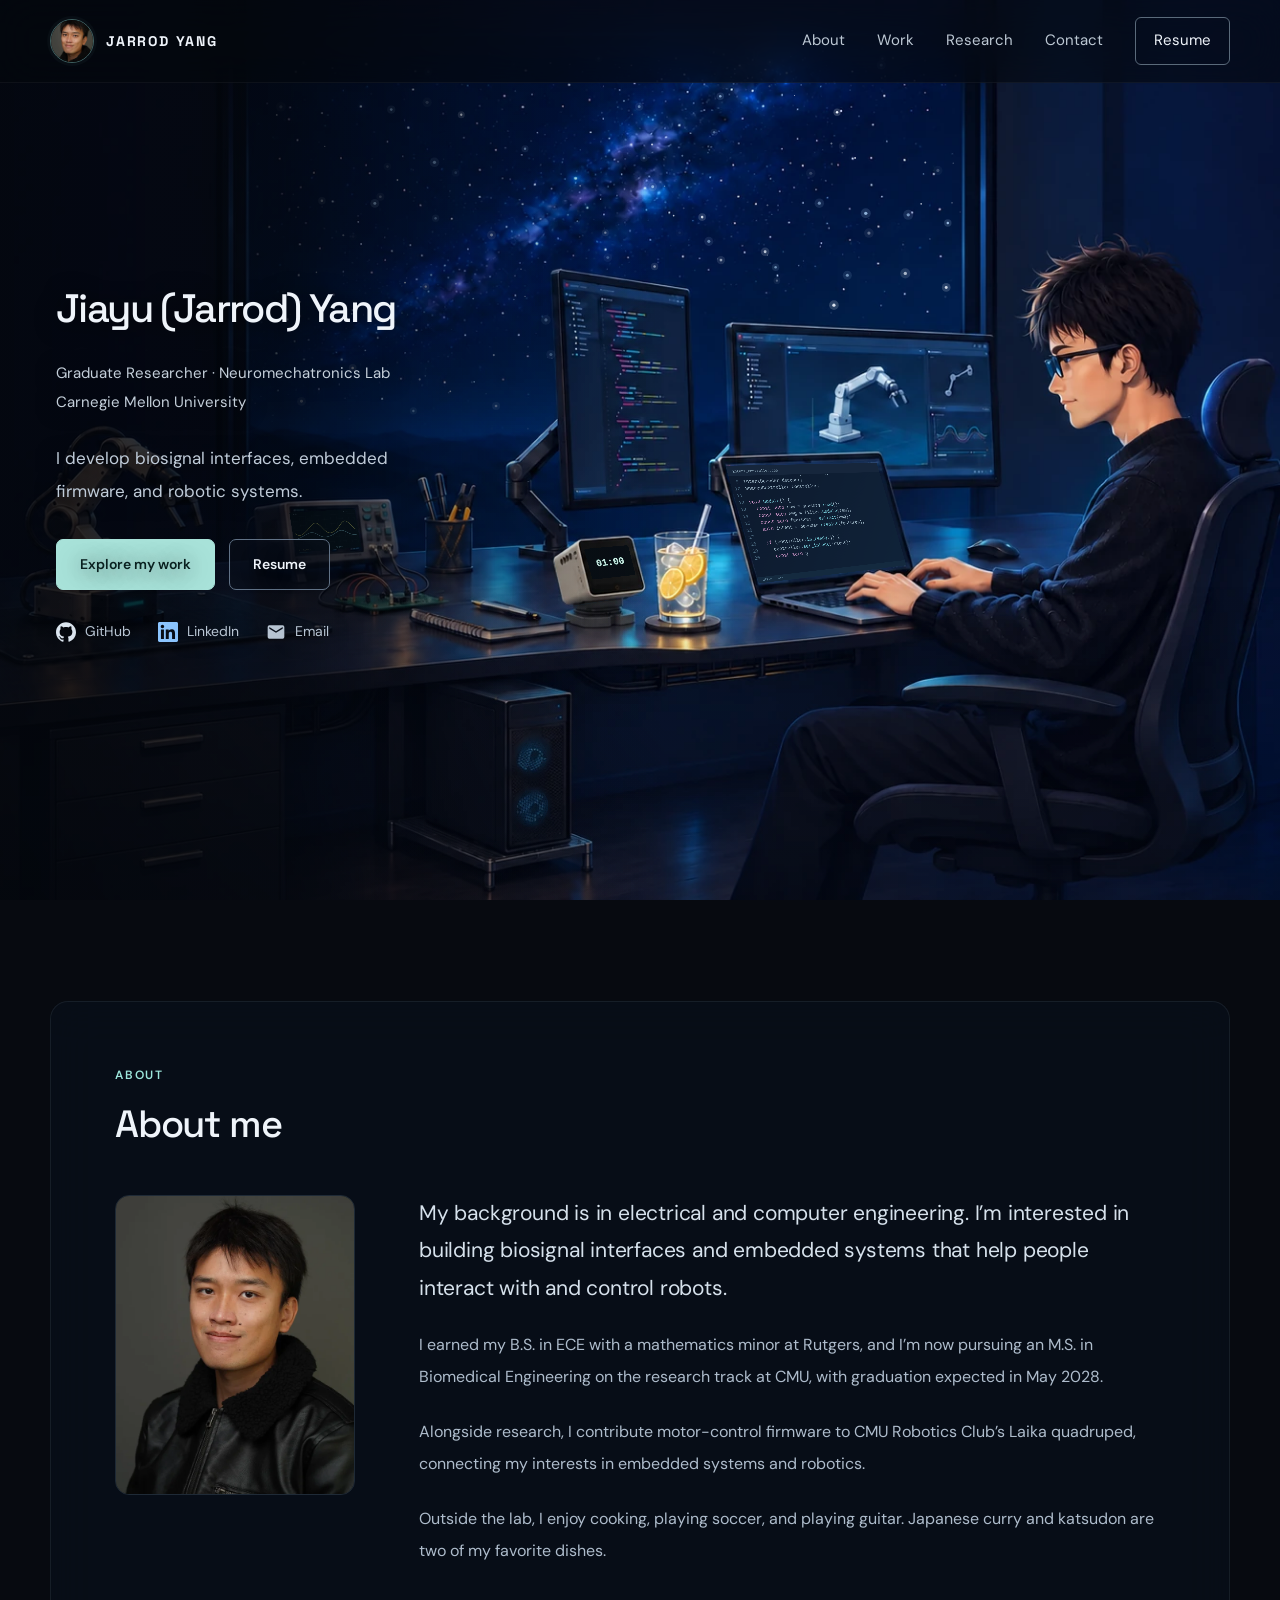
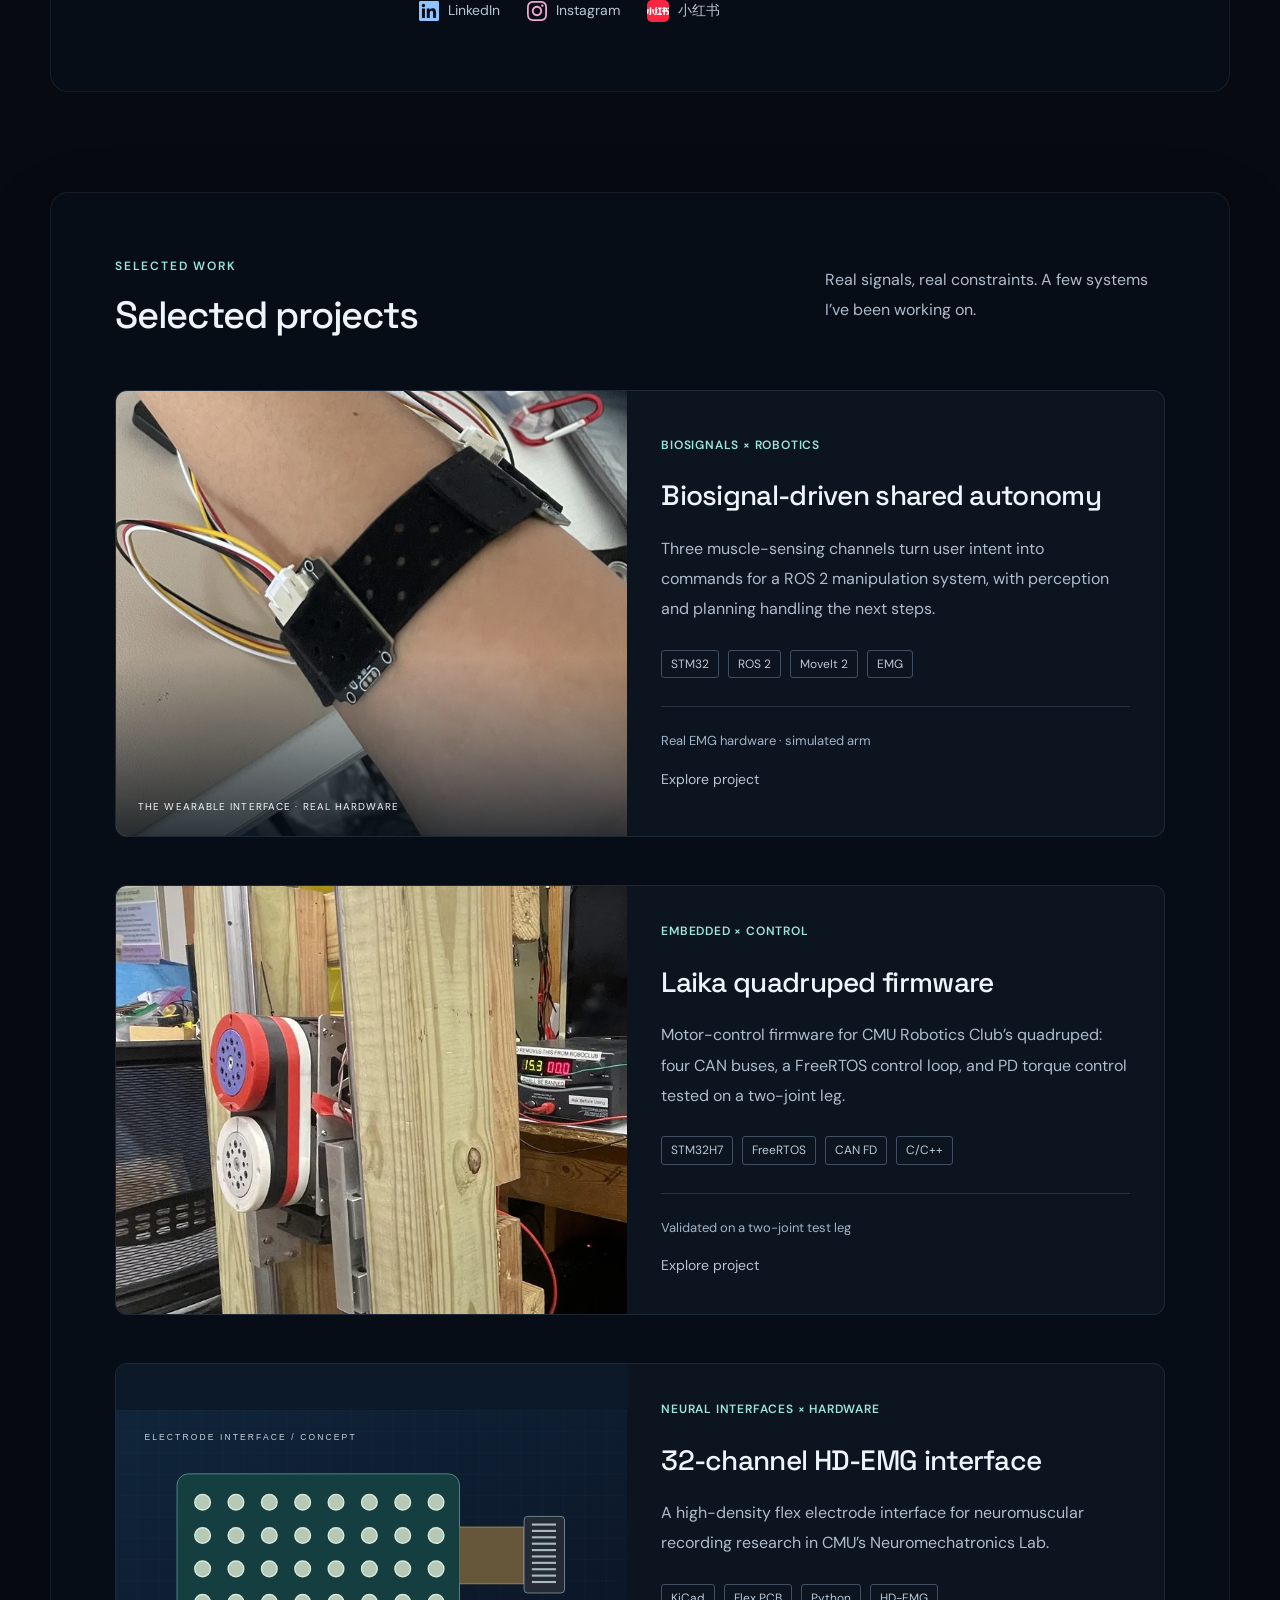
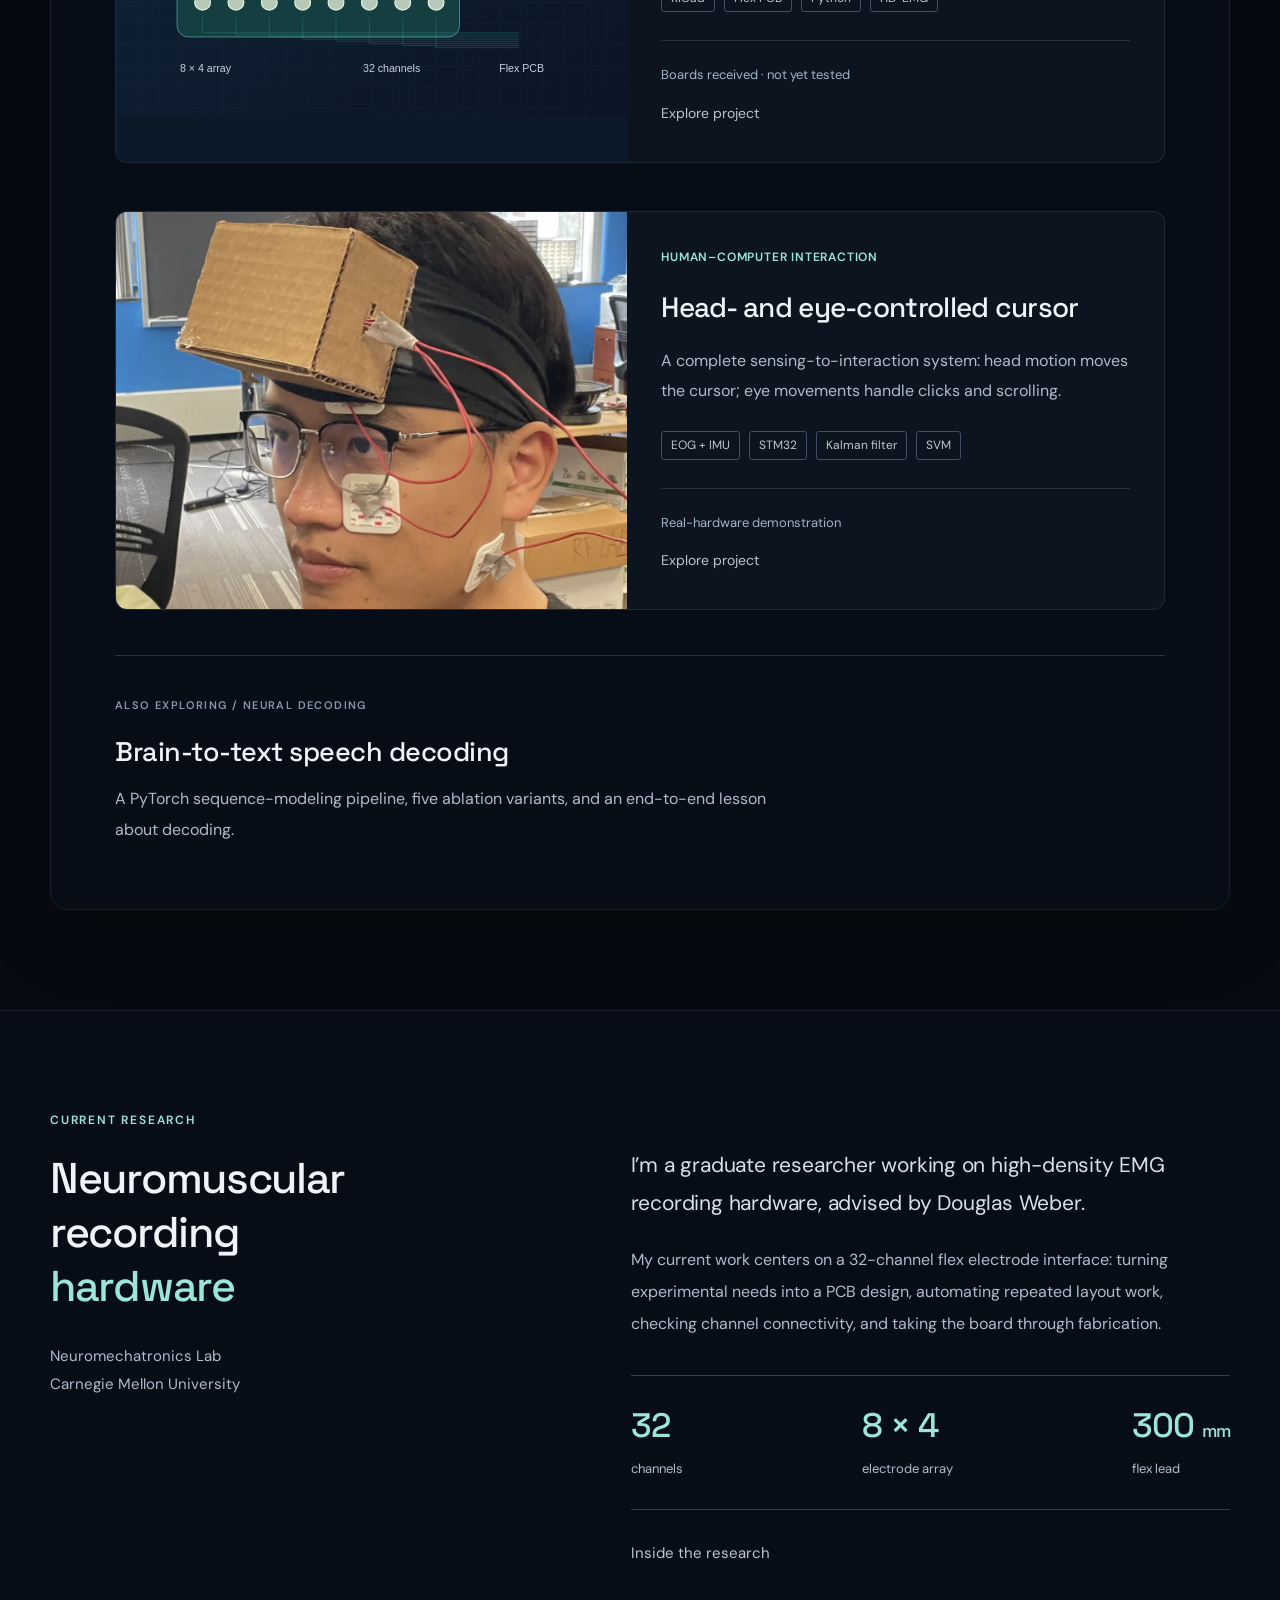
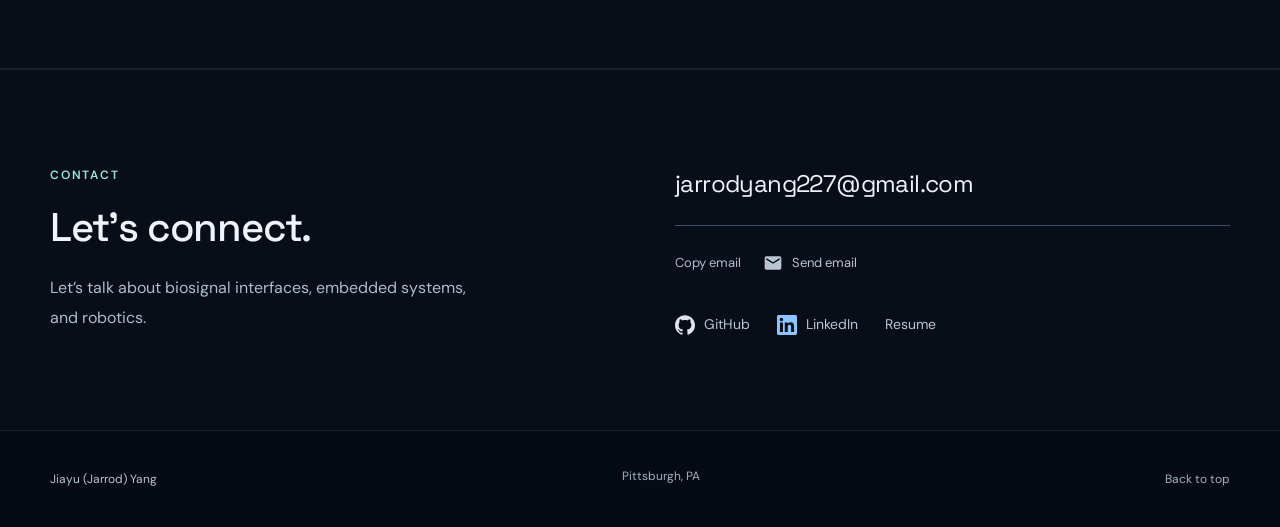
<file: index.html>
<!doctype html><html lang="en"><head><meta charset="utf-8"><meta name="viewport" content="width=device-width, initial-scale=1"><meta name="theme-color" content="#090f1b"><title>Jiayu (Jarrod) Yang</title><meta name="description" content="Jiayu (Jarrod) Yang is a CMU graduate researcher working across biosignal sensing, embedded systems, and robotics. Explore selected projects and research."><meta property="og:type" content="website"><meta property="og:title" content="Jiayu (Jarrod) Yang"><meta property="og:description" content="Jiayu (Jarrod) Yang is a CMU graduate researcher working across biosignal sensing, embedded systems, and robotics. Explore selected projects and research."><meta property="og:image" content="https://jarrod227.github.io/assets/og-image.jpg"><meta property="og:image:width" content="1200"><meta property="og:image:height" content="630"><meta name="twitter:card" content="summary_large_image"><meta property="og:url" content="https://jarrod227.github.io/"><link rel="canonical" href="https://jarrod227.github.io/"><link rel="icon" type="image/png" sizes="32x32" href="/assets/favicon-32.png"><link rel="apple-touch-icon" href="/assets/apple-touch-icon.png"><link rel="stylesheet" href="/style.css"><link rel="stylesheet" href="/night.css?v=d316b5f0b08e"><script defer src="/script.js?v=d316b5f0b08e"></script></head><body class="home-page"><div class="night-backdrop" aria-hidden="true"><div class="night-stage"><canvas id="night-sky" class="night-sky"></canvas><canvas id="code-screen" class="code-screen" width="1280" height="880"></canvas><div class="scope-wiring-art"></div><canvas id="scope-screen" class="scope-screen" width="640" height="440"></canvas><canvas id="pc-fans" class="pc-fans" width="480" height="960"></canvas><div class="desk-pet-rest"></div><div class="desk-pet-head"><canvas id="desk-pet-screen" class="desk-pet-screen" width="600" height="400"></canvas></div><div class="typing-hands"></div></div><div class="night-veil"></div></div><a href="#main" class="skip-link">Skip to content</a><header class="site-header"><div class="container nav-wrap"><a href="/" class="brand" aria-label="Jarrod Yang home"><span class="brand-avatar"><img src="/assets/jarrod-yang.webp" alt="" width="44" height="44" decoding="async"></span><span>JARROD YANG</span></a><button class="menu-toggle" aria-label="Open navigation" aria-expanded="false" aria-controls="navigation"><span></span><span></span></button><nav id="navigation" aria-label="Main navigation"><a href="/#about">About</a><a href="/#work">Work</a><a href="/#research">Research</a><a href="/#contact">Contact</a><a href="/resume.html" class="nav-resume">Resume </a></nav></div></header><main id="main"><section class="hero container" id="top"><div class="hero-copy"><h1 class="name-heading">Jiayu (Jarrod) Yang</h1><p class="affiliation">Graduate Researcher · Neuromechatronics Lab<br>Carnegie Mellon University</p><p class="hero-description">I develop biosignal interfaces, embedded firmware, and robotic systems.</p><div class="hero-actions"><a href="#work" class="button button-primary">Explore my work </a><a href="/resume.html" class="button button-secondary">Resume </a></div><div class="quick-links" aria-label="Profile links"><a class="text-link social-link" href="https://github.com/jarrod227" target="_blank" rel="noopener noreferrer"><svg class="social-icon social-icon-github" viewBox="0 0 24 24" width="20" height="20" aria-hidden="true" focusable="false"><path d="M12 .297c-6.63 0-12 5.373-12 12 0 5.303 3.438 9.8 8.205 11.385.6.113.82-.258.82-.577 0-.285-.01-1.04-.015-2.04-3.338.724-4.042-1.61-4.042-1.61C4.422 18.07 3.633 17.7 3.633 17.7c-1.087-.744.084-.729.084-.729 1.205.084 1.838 1.236 1.838 1.236 1.07 1.835 2.809 1.305 3.495.998.108-.776.417-1.305.76-1.605-2.665-.3-5.466-1.332-5.466-5.93 0-1.31.465-2.38 1.235-3.22-.135-.303-.54-1.523.105-3.176 0 0 1.005-.322 3.3 1.23.96-.267 1.98-.399 3-.405 1.02.006 2.04.138 3 .405 2.28-1.552 3.285-1.23 3.285-1.23.645 1.653.24 2.873.12 3.176.765.84 1.23 1.91 1.23 3.22 0 4.61-2.805 5.625-5.475 5.92.42.36.81 1.096.81 2.22 0 1.606-.015 2.896-.015 3.286 0 .315.21.69.825.57C20.565 22.092 24 17.592 24 12.297c0-6.627-5.373-12-12-12"/></svg><span>GitHub</span></a><a class="text-link social-link" href="https://www.linkedin.com/in/jiayuyang227/" target="_blank" rel="noopener noreferrer"><svg class="social-icon social-icon-linkedin" viewBox="0 0 24 24" width="20" height="20" aria-hidden="true" focusable="false"><path d="M20.447 20.452h-3.554v-5.569c0-1.328-.027-3.037-1.852-3.037-1.853 0-2.136 1.445-2.136 2.939v5.667H9.351V9h3.414v1.561h.046c.477-.9 1.637-1.85 3.37-1.85 3.601 0 4.267 2.37 4.267 5.455v6.286zM5.337 7.433c-1.144 0-2.063-.926-2.063-2.065 0-1.138.92-2.063 2.063-2.063 1.14 0 2.064.925 2.064 2.063 0 1.139-.925 2.065-2.064 2.065zm1.782 13.019H3.555V9h3.564v11.452zM22.225 0H1.771C.792 0 0 .774 0 1.729v20.542C0 23.227.792 24 1.771 24h20.451C23.2 24 24 23.227 24 22.271V1.729C24 .774 23.2 0 22.222 0h.003z"/></svg><span>LinkedIn</span></a><a class="text-link social-link" href="mailto:jarrodyang227@gmail.com" target="_blank" rel="noopener noreferrer"><svg class="social-icon social-icon-email" viewBox="0 0 24 24" width="20" height="20" aria-hidden="true" focusable="false"><path d="M20 4H4a2 2 0 0 0-2 2v12a2 2 0 0 0 2 2h16a2 2 0 0 0 2-2V6a2 2 0 0 0-2-2Zm0 4-8 5-8-5V6l8 5 8-5v2Z"/></svg><span>Email</span></a></div></div></section>
    <section id="about" class="container about-section">
      <div class="about-heading"><div><p class="eyebrow">ABOUT</p><h2>About me</h2></div></div>
      <div class="about-profile">
        <img class="about-portrait" src="/assets/jarrod-yang.webp" alt="Jiayu (Jarrod) Yang" width="240" height="300" loading="lazy">
        <div class="about-copy"><p class="large-copy">My background is in electrical and computer engineering. I’m interested in building biosignal interfaces and embedded systems that help people interact with and control robots.</p><p>I earned my B.S. in ECE with a mathematics minor at Rutgers, and I’m now pursuing an M.S. in Biomedical Engineering on the research track at CMU, with graduation expected in May 2028.</p><p>Alongside research, I contribute motor-control firmware to CMU Robotics Club’s Laika quadruped, connecting my interests in embedded systems and robotics.</p><p>Outside the lab, I enjoy cooking, playing soccer, and playing guitar. Japanese curry and katsudon are two of my favorite dishes.</p><div class="about-social-links" aria-label="Social profiles"><a class="text-link social-link" href="https://www.linkedin.com/in/jiayuyang227/" target="_blank" rel="noopener noreferrer"><svg class="social-icon social-icon-linkedin" viewBox="0 0 24 24" width="20" height="20" aria-hidden="true" focusable="false"><path d="M20.447 20.452h-3.554v-5.569c0-1.328-.027-3.037-1.852-3.037-1.853 0-2.136 1.445-2.136 2.939v5.667H9.351V9h3.414v1.561h.046c.477-.9 1.637-1.85 3.37-1.85 3.601 0 4.267 2.37 4.267 5.455v6.286zM5.337 7.433c-1.144 0-2.063-.926-2.063-2.065 0-1.138.92-2.063 2.063-2.063 1.14 0 2.064.925 2.064 2.063 0 1.139-.925 2.065-2.064 2.065zm1.782 13.019H3.555V9h3.564v11.452zM22.225 0H1.771C.792 0 0 .774 0 1.729v20.542C0 23.227.792 24 1.771 24h20.451C23.2 24 24 23.227 24 22.271V1.729C24 .774 23.2 0 22.222 0h.003z"/></svg><span>LinkedIn</span></a><a class="text-link social-link" href="https://www.instagram.com/jarrodyang227/" target="_blank" rel="noopener noreferrer"><svg class="social-icon social-icon-instagram" viewBox="0 0 24 24" width="20" height="20" aria-hidden="true" focusable="false"><path d="M12 0C8.74 0 8.333.015 7.053.072 5.775.132 4.905.333 4.14.63c-.789.306-1.459.717-2.126 1.384S.935 3.35.63 4.14C.333 4.905.131 5.775.072 7.053.012 8.333 0 8.74 0 12s.015 3.667.072 4.947c.06 1.277.261 2.148.558 2.913.306.788.717 1.459 1.384 2.126.667.666 1.336 1.079 2.126 1.384.766.296 1.636.499 2.913.558C8.333 23.988 8.74 24 12 24s3.667-.015 4.947-.072c1.277-.06 2.148-.262 2.913-.558.788-.306 1.459-.718 2.126-1.384.666-.667 1.079-1.335 1.384-2.126.296-.765.499-1.636.558-2.913.06-1.28.072-1.687.072-4.947s-.015-3.667-.072-4.947c-.06-1.277-.262-2.149-.558-2.913-.306-.789-.718-1.459-1.384-2.126C21.319 1.347 20.651.935 19.86.63c-.765-.297-1.636-.499-2.913-.558C15.667.012 15.26 0 12 0zm0 2.16c3.203 0 3.585.016 4.85.071 1.17.055 1.805.249 2.227.415.562.217.96.477 1.382.896.419.42.679.819.896 1.381.164.422.36 1.057.413 2.227.057 1.266.07 1.646.07 4.85s-.015 3.585-.074 4.85c-.061 1.17-.256 1.805-.421 2.227-.224.562-.479.96-.899 1.382-.419.419-.824.679-1.38.896-.42.164-1.065.36-2.235.413-1.274.057-1.649.07-4.859.07-3.211 0-3.586-.015-4.859-.074-1.171-.061-1.816-.256-2.236-.421-.569-.224-.96-.479-1.379-.899-.421-.419-.69-.824-.9-1.38-.165-.42-.359-1.065-.42-2.235-.045-1.26-.061-1.649-.061-4.844 0-3.196.016-3.586.061-4.861.061-1.17.255-1.814.42-2.234.21-.57.479-.96.9-1.381.419-.419.81-.689 1.379-.898.42-.166 1.051-.361 2.221-.421 1.275-.045 1.65-.06 4.859-.06l.045.03zm0 3.678c-3.405 0-6.162 2.76-6.162 6.162 0 3.405 2.76 6.162 6.162 6.162 3.405 0 6.162-2.76 6.162-6.162 0-3.405-2.76-6.162-6.162-6.162zM12 16c-2.21 0-4-1.79-4-4s1.79-4 4-4 4 1.79 4 4-1.79 4-4 4zm7.846-10.405c0 .795-.646 1.44-1.44 1.44-.795 0-1.44-.646-1.44-1.44 0-.794.646-1.439 1.44-1.439.793-.001 1.44.645 1.44 1.439z"/></svg><span>Instagram</span></a><a class="text-link social-link" href="https://www.xiaohongshu.com/user/profile/61d6fb76000000001000f3a0" target="_blank" rel="noopener noreferrer"><svg class="social-icon social-icon-xiaohongshu" viewBox="0 0 24 24" width="20" height="20" aria-hidden="true" focusable="false"><path d="M22.405 9.879c.002.016.01.02.07.019h.725a.797.797 0 0 0 .78-.972.794.794 0 0 0-.884-.618.795.795 0 0 0-.692.794c0 .101-.002.666.001.777zm-11.509 4.808c-.203.001-1.353.004-1.685.003a2.528 2.528 0 0 1-.766-.126.025.025 0 0 0-.03.014L7.7 16.127a.025.025 0 0 0 .01.032c.111.06.336.124.495.124.66.01 1.32.002 1.981 0 .01 0 .02-.006.023-.015l.712-1.545a.025.025 0 0 0-.024-.036zM.477 9.91c-.071 0-.076.002-.076.01a.834.834 0 0 0-.01.08c-.027.397-.038.495-.234 3.06-.012.24-.034.389-.135.607-.026.057-.033.042.003.112.046.092.681 1.523.787 1.74.008.015.011.02.017.02.008 0 .033-.026.047-.044.147-.187.268-.391.371-.606.306-.635.44-1.325.486-1.706.014-.11.021-.22.03-.33l.204-2.616.022-.293c.003-.029 0-.033-.03-.034zm7.203 3.757a1.427 1.427 0 0 1-.135-.607c-.004-.084-.031-.39-.235-3.06a.443.443 0 0 0-.01-.082c-.004-.011-.052-.008-.076-.008h-1.48c-.03.001-.034.005-.03.034l.021.293c.076.982.153 1.964.233 2.946.05.4.186 1.085.487 1.706.103.215.223.419.37.606.015.018.037.051.048.049.02-.003.742-1.642.804-1.765.036-.07.03-.055.003-.112zm3.861-.913h-.872a.126.126 0 0 1-.116-.178l1.178-2.625a.025.025 0 0 0-.023-.035l-1.318-.003a.148.148 0 0 1-.135-.21l.876-1.954a.025.025 0 0 0-.023-.035h-1.56c-.01 0-.02.006-.024.015l-.926 2.068c-.085.169-.314.634-.399.938a.534.534 0 0 0-.02.191.46.46 0 0 0 .23.378.981.981 0 0 0 .46.119h.59c.041 0-.688 1.482-.834 1.972a.53.53 0 0 0-.023.172.465.465 0 0 0 .23.398c.15.092.342.12.475.12l1.66-.001c.01 0 .02-.006.023-.015l.575-1.28a.025.025 0 0 0-.024-.035zm-6.93-4.937H3.1a.032.032 0 0 0-.034.033c0 1.048-.01 2.795-.01 6.829 0 .288-.269.262-.28.262h-.74c-.04.001-.044.004-.04.047.001.037.465 1.064.555 1.263.01.02.03.033.051.033.157.003.767.009.938-.014.153-.02.3-.06.438-.132.3-.156.49-.419.595-.765.052-.172.075-.353.075-.533.002-2.33 0-4.66-.007-6.991a.032.032 0 0 0-.032-.032zm11.784 6.896c0-.014-.01-.021-.024-.022h-1.465c-.048-.001-.049-.002-.05-.049v-4.66c0-.072-.005-.07.07-.07h.863c.08 0 .075.004.075-.074V8.393c0-.082.006-.076-.08-.076h-3.5c-.064 0-.075-.006-.075.073v1.445c0 .083-.006.077.08.077h.854c.075 0 .07-.004.07.07v4.624c0 .095.008.084-.085.084-.37 0-1.11-.002-1.304 0-.048.001-.06.03-.06.03l-.697 1.519s-.014.025-.008.036c.006.01.013.008.058.008 1.748.003 3.495.002 5.243.002.03-.001.034-.006.035-.033v-1.539zm4.177-3.43c0 .013-.007.023-.02.024-.346.006-.692.004-1.037.004-.014-.002-.022-.01-.022-.024-.005-.434-.007-.869-.01-1.303 0-.072-.006-.071.07-.07l.733-.003c.041 0 .081.002.12.015.093.025.16.107.165.204.006.431.002 1.153.001 1.153zm2.67.244a1.953 1.953 0 0 0-.883-.222h-.18c-.04-.001-.04-.003-.042-.04V10.21c0-.132-.007-.263-.025-.394a1.823 1.823 0 0 0-.153-.53 1.533 1.533 0 0 0-.677-.71 2.167 2.167 0 0 0-1-.258c-.153-.003-.567 0-.72 0-.07 0-.068.004-.068-.065V7.76c0-.031-.01-.041-.046-.039H17.93s-.016 0-.023.007c-.006.006-.008.012-.008.023v.546c-.008.036-.057.015-.082.022h-.95c-.022.002-.028.008-.03.032v1.481c0 .09-.004.082.082.082h.913c.082 0 .072.128.072.128V11.19s.003.117-.06.117h-1.482c-.068 0-.06.082-.06.082v1.445s-.01.068.064.068h1.457c.082 0 .076-.006.076.079v3.225c0 .088-.007.081.082.081h1.43c.09 0 .082.007.082-.08v-3.27c0-.029.006-.035.033-.035l2.323-.003c.098 0 .191.02.28.061a.46.46 0 0 1 .274.407c.008.395.003.79.003 1.185 0 .259-.107.367-.33.367h-1.218c-.023.002-.029.008-.028.033.184.437.374.871.57 1.303a.045.045 0 0 0 .04.026c.17.005.34.002.51.003.15-.002.517.004.666-.01a2.03 2.03 0 0 0 .408-.075c.59-.18.975-.698.976-1.313v-1.981c0-.128-.01-.254-.034-.38 0 .078-.029-.641-.724-.998z"/></svg><span>小红书</span></a></div></div>
      </div>
    </section>
    <section id="work" class="container work-section"><div class="section-heading"><div><p class="eyebrow">SELECTED WORK</p><h2>Selected projects</h2></div><p>Real signals, real constraints.<br> A few systems I’ve been working on.</p></div><div class="projects-grid"><article class="project-card featured"><a class="visual-link" href="/projects/shared-autonomy.html" aria-label="Explore Biosignal-driven shared autonomy"><div class="project-visual emg-photo "><img src="/assets/emg-band.jpg" alt="The project’s three-channel EMG band worn on a forearm" width="700" height="610" loading="lazy"><span class="visual-caption">THE WEARABLE INTERFACE · REAL HARDWARE</span></div></a><div class="project-copy"><div class="project-eyebrow"><span>BIOSIGNALS × ROBOTICS</span><span class="project-arrow" aria-hidden="true"></span></div><h3><a href="/projects/shared-autonomy.html">Biosignal-driven shared autonomy</a></h3><p>Three muscle-sensing channels turn user intent into commands for a ROS 2 manipulation system, with perception and planning handling the next steps.</p><div class="tags"><span>STM32</span><span>ROS 2</span><span>MoveIt 2</span><span>EMG</span></div><div class="project-bottom"><span>Real EMG hardware · simulated arm</span><a href="/projects/shared-autonomy.html" class="text-link">Explore project </a></div></div></article><article class="project-card "><a class="visual-link" href="/projects/laika-firmware.html" aria-label="Explore Laika quadruped firmware"><div class="project-visual photo-visual "><img src="/assets/laika-rig.webp" alt="Two-joint Laika test leg with ODrive motors on the bench rig" width="720" height="430" loading="lazy"></div></a><div class="project-copy"><div class="project-eyebrow"><span>EMBEDDED × CONTROL</span><span class="project-arrow" aria-hidden="true"></span></div><h3><a href="/projects/laika-firmware.html">Laika quadruped firmware</a></h3><p>Motor-control firmware for CMU Robotics Club’s quadruped: four CAN buses, a FreeRTOS control loop, and PD torque control tested on a two-joint leg.</p><div class="tags"><span>STM32H7</span><span>FreeRTOS</span><span>CAN FD</span><span>C/C++</span></div><div class="project-bottom"><span>Validated on a two-joint test leg</span><a href="/projects/laika-firmware.html" class="text-link">Explore project </a></div></div></article><article class="project-card "><a class="visual-link" href="/projects/hd-emg.html" aria-label="Explore 32-channel HD-EMG interface"><div class="project-visual "><img src="/assets/hd-emg.svg" alt="32-channel HD-EMG interface conceptual diagram" width="720" height="430" loading="lazy"></div></a><div class="project-copy"><div class="project-eyebrow"><span>NEURAL INTERFACES × HARDWARE</span><span class="project-arrow" aria-hidden="true"></span></div><h3><a href="/projects/hd-emg.html">32-channel HD-EMG interface</a></h3><p>A high-density flex electrode interface for neuromuscular recording research in CMU’s Neuromechatronics Lab.</p><div class="tags"><span>KiCad</span><span>Flex PCB</span><span>Python</span><span>HD-EMG</span></div><div class="project-bottom"><span>Boards received · not yet tested</span><a href="/projects/hd-emg.html" class="text-link">Explore project </a></div></div></article><article class="project-card "><a class="visual-link" href="/projects/eog-cursor.html" aria-label="Explore Head- and eye-controlled cursor"><div class="project-visual photo-visual "><img src="/assets/eog-worn.webp" alt="Wearing the cursor prototype: head-mounted sensor box and EOG electrodes on the face" width="720" height="430" loading="lazy"></div></a><div class="project-copy"><div class="project-eyebrow"><span>HUMAN–COMPUTER INTERACTION</span><span class="project-arrow" aria-hidden="true"></span></div><h3><a href="/projects/eog-cursor.html">Head- and eye-controlled cursor</a></h3><p>A complete sensing-to-interaction system: head motion moves the cursor; eye movements handle clicks and scrolling.</p><div class="tags"><span>EOG + IMU</span><span>STM32</span><span>Kalman filter</span><span>SVM</span></div><div class="project-bottom"><span>Real-hardware demonstration</span><a href="/projects/eog-cursor.html" class="text-link">Explore project </a></div></div></article></div><a class="more-project" href="/projects/brain-to-text.html"><div><span class="eyebrow">ALSO EXPLORING / NEURAL DECODING</span><h3>Brain-to-text speech decoding</h3><p>A PyTorch sequence-modeling pipeline, five ablation variants, and an end-to-end lesson about decoding.</p></div><span class="more-arrow" aria-hidden="true"></span></a></section>
    <section id="research" class="research-section"><div class="container research-layout"><div><p class="eyebrow">CURRENT RESEARCH</p><h2>Neuromuscular recording<br> <span>hardware</span></h2><p class="research-affiliation">Neuromechatronics Lab<br>Carnegie Mellon University</p></div><div class="research-copy"><p class="large-copy">I’m a graduate researcher working on high-density EMG recording hardware, advised by Douglas Weber.</p><p>My current work centers on a 32-channel flex electrode interface: turning experimental needs into a PCB design, automating repeated layout work, checking channel connectivity, and taking the board through fabrication.</p><div class="research-specs"><div><strong>32</strong><span>channels</span></div><div><strong>8 × 4</strong><span>electrode array</span></div><div><strong>300 <small>mm</small></strong><span>flex lead</span></div></div><a href="/projects/hd-emg.html" class="text-link">Inside the research </a></div></div></section>
    <section id="contact" class="contact-section"><div class="container contact-layout"><div><p class="eyebrow">CONTACT</p><h2>Let’s connect.</h2><p>Let’s talk about biosignal interfaces, embedded systems, and robotics.</p></div><div class="contact-links"><div class="email-link"><a class="email-address" href="mailto:jarrodyang227@gmail.com" target="_blank" rel="noopener noreferrer">jarrodyang227@gmail.com</a></div><div class="contact-actions"><button class="copy-email" data-copy-email="jarrodyang227@gmail.com">Copy email</button><a class="text-link social-link" href="mailto:jarrodyang227@gmail.com" target="_blank" rel="noopener noreferrer"><svg class="social-icon social-icon-email" viewBox="0 0 24 24" width="20" height="20" aria-hidden="true" focusable="false"><path d="M20 4H4a2 2 0 0 0-2 2v12a2 2 0 0 0 2 2h16a2 2 0 0 0 2-2V6a2 2 0 0 0-2-2Zm0 4-8 5-8-5V6l8 5 8-5v2Z"/></svg><span>Send email</span></a></div><div class="quick-links"><a class="text-link social-link" href="https://github.com/jarrod227" target="_blank" rel="noopener noreferrer"><svg class="social-icon social-icon-github" viewBox="0 0 24 24" width="20" height="20" aria-hidden="true" focusable="false"><path d="M12 .297c-6.63 0-12 5.373-12 12 0 5.303 3.438 9.8 8.205 11.385.6.113.82-.258.82-.577 0-.285-.01-1.04-.015-2.04-3.338.724-4.042-1.61-4.042-1.61C4.422 18.07 3.633 17.7 3.633 17.7c-1.087-.744.084-.729.084-.729 1.205.084 1.838 1.236 1.838 1.236 1.07 1.835 2.809 1.305 3.495.998.108-.776.417-1.305.76-1.605-2.665-.3-5.466-1.332-5.466-5.93 0-1.31.465-2.38 1.235-3.22-.135-.303-.54-1.523.105-3.176 0 0 1.005-.322 3.3 1.23.96-.267 1.98-.399 3-.405 1.02.006 2.04.138 3 .405 2.28-1.552 3.285-1.23 3.285-1.23.645 1.653.24 2.873.12 3.176.765.84 1.23 1.91 1.23 3.22 0 4.61-2.805 5.625-5.475 5.92.42.36.81 1.096.81 2.22 0 1.606-.015 2.896-.015 3.286 0 .315.21.69.825.57C20.565 22.092 24 17.592 24 12.297c0-6.627-5.373-12-12-12"/></svg><span>GitHub</span></a><a class="text-link social-link" href="https://www.linkedin.com/in/jiayuyang227/" target="_blank" rel="noopener noreferrer"><svg class="social-icon social-icon-linkedin" viewBox="0 0 24 24" width="20" height="20" aria-hidden="true" focusable="false"><path d="M20.447 20.452h-3.554v-5.569c0-1.328-.027-3.037-1.852-3.037-1.853 0-2.136 1.445-2.136 2.939v5.667H9.351V9h3.414v1.561h.046c.477-.9 1.637-1.85 3.37-1.85 3.601 0 4.267 2.37 4.267 5.455v6.286zM5.337 7.433c-1.144 0-2.063-.926-2.063-2.065 0-1.138.92-2.063 2.063-2.063 1.14 0 2.064.925 2.064 2.063 0 1.139-.925 2.065-2.064 2.065zm1.782 13.019H3.555V9h3.564v11.452zM22.225 0H1.771C.792 0 0 .774 0 1.729v20.542C0 23.227.792 24 1.771 24h20.451C23.2 24 24 23.227 24 22.271V1.729C24 .774 23.2 0 22.222 0h.003z"/></svg><span>LinkedIn</span></a><a href="/resume.html" class="text-link">Resume </a></div></div></div></section></main><footer><div class="container footer-inner"><a href="/" class="footer-name">Jiayu (Jarrod) Yang</a><span>Pittsburgh, PA</span><a href="#top">Back to top</a></div></footer><div class="toast" role="status" aria-live="polite"></div></body></html>
</file>
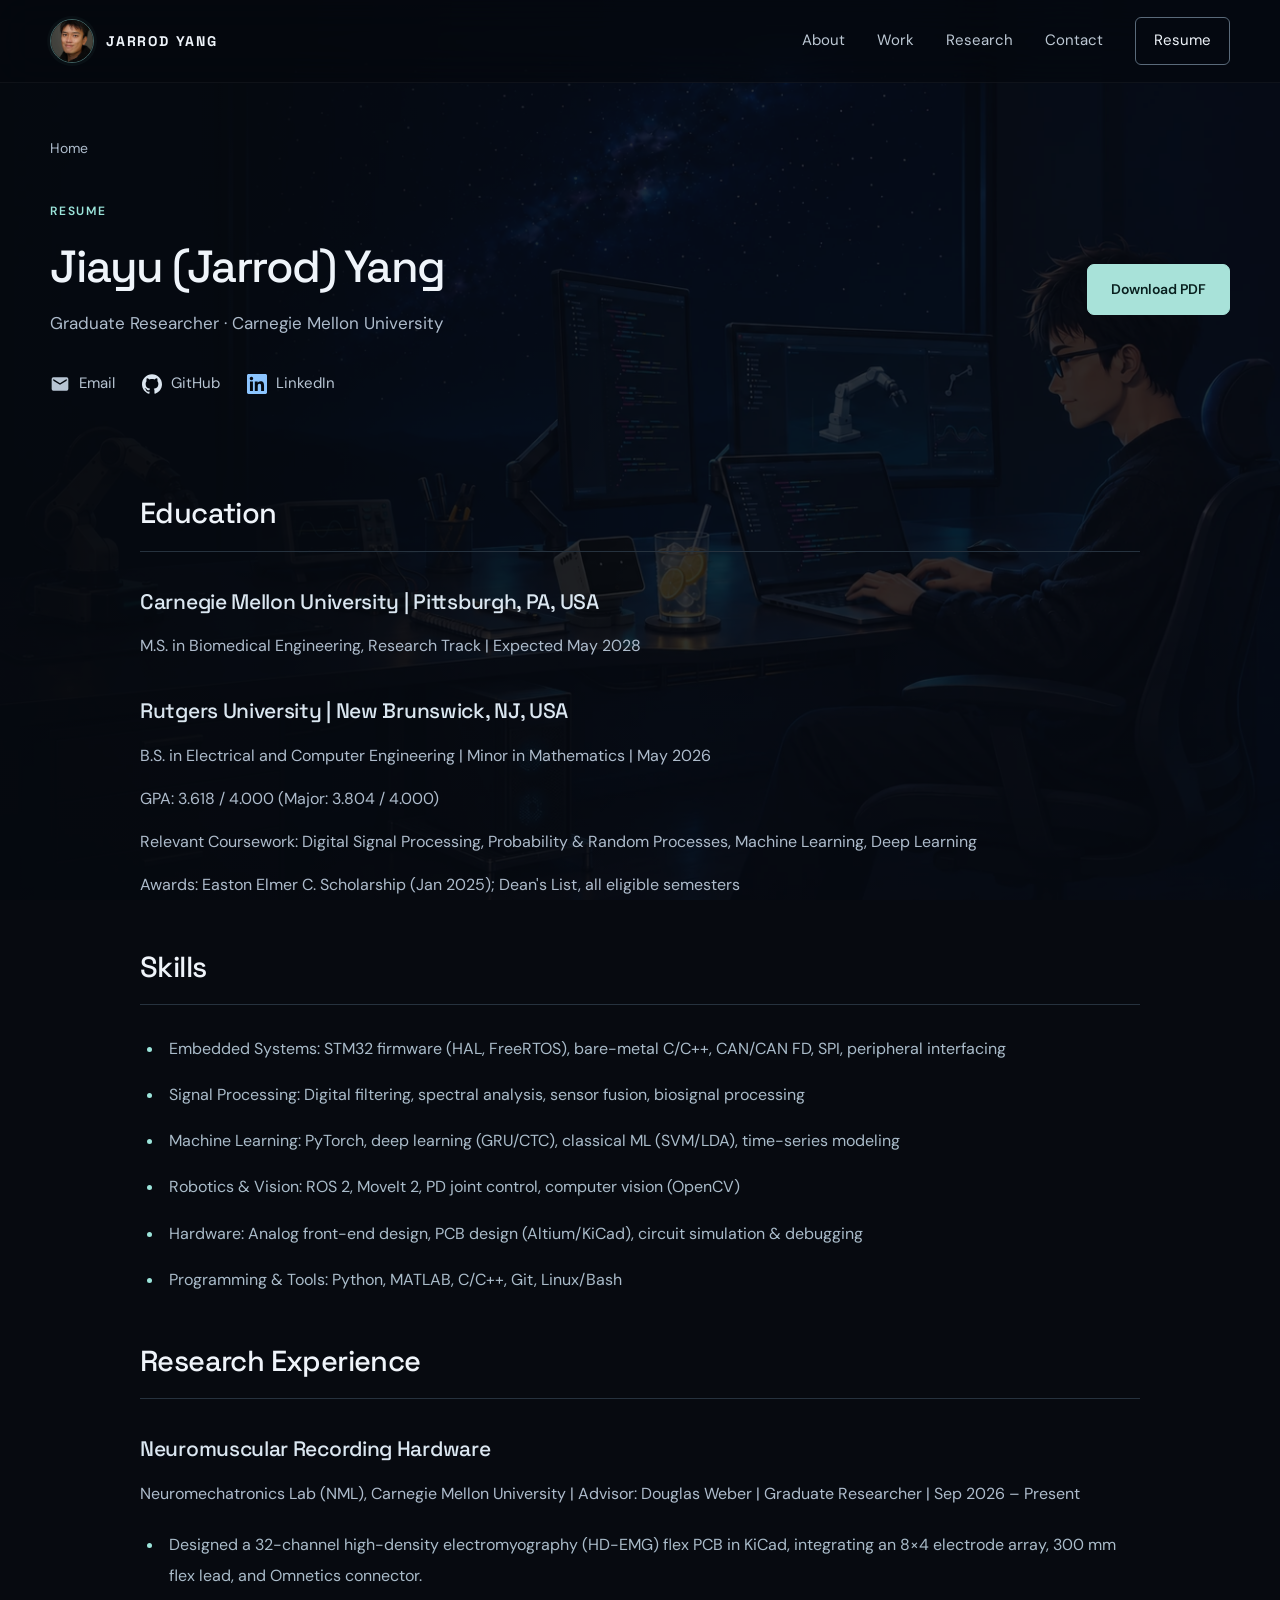
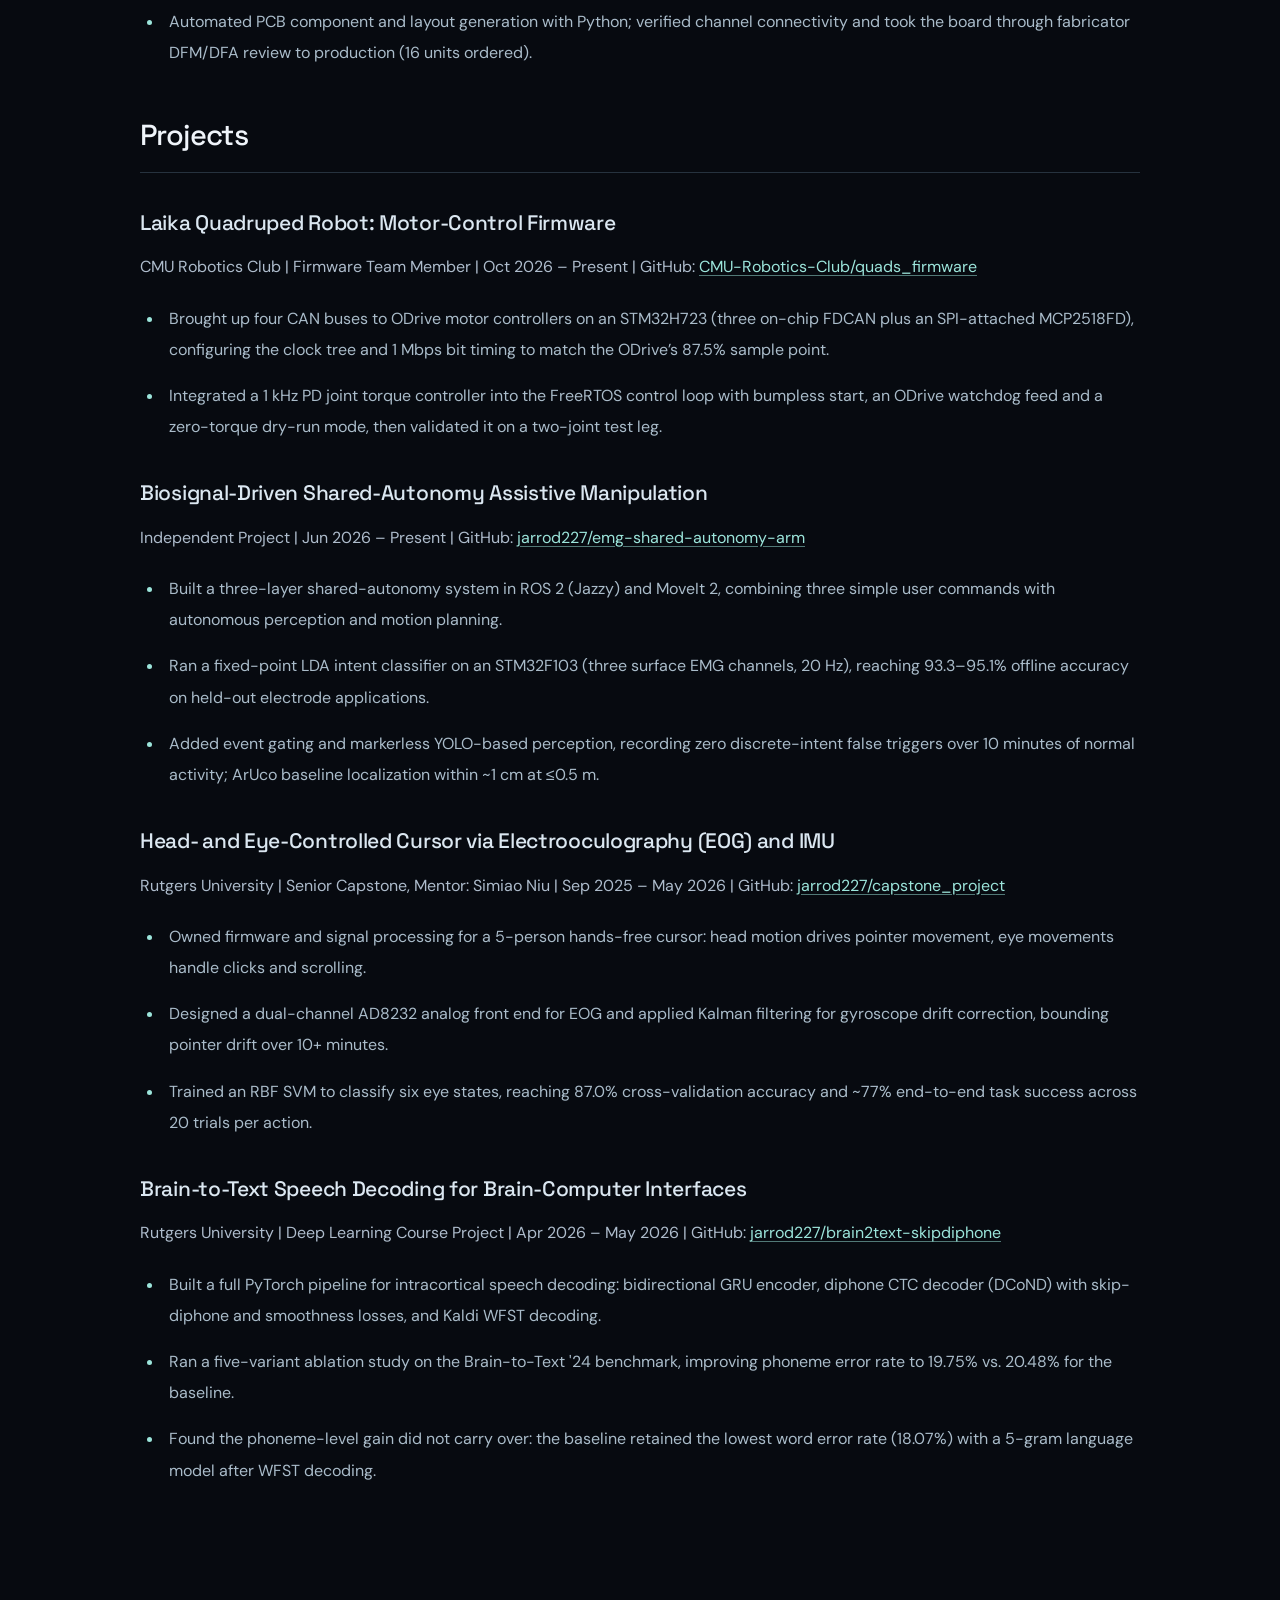
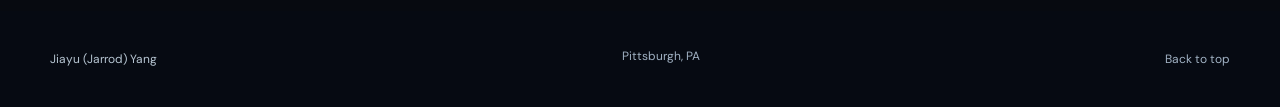
<file: resume.html>
<!doctype html><html lang="en"><head><meta charset="utf-8"><meta name="viewport" content="width=device-width, initial-scale=1"><meta name="theme-color" content="#090f1b"><title>Resume — Jiayu (Jarrod) Yang</title><meta name="description" content="Read or download Jiayu Yang’s resume: CMU research, embedded systems, robotics, and biosignal projects."><meta property="og:type" content="website"><meta property="og:title" content="Resume — Jiayu (Jarrod) Yang"><meta property="og:description" content="Read or download Jiayu Yang’s resume: CMU research, embedded systems, robotics, and biosignal projects."><meta property="og:image" content="https://jarrod227.github.io/assets/og-image.jpg"><meta property="og:image:width" content="1200"><meta property="og:image:height" content="630"><meta name="twitter:card" content="summary_large_image"><meta property="og:url" content="https://jarrod227.github.io/resume.html"><link rel="canonical" href="https://jarrod227.github.io/resume.html"><link rel="icon" type="image/png" sizes="32x32" href="/assets/favicon-32.png"><link rel="apple-touch-icon" href="/assets/apple-touch-icon.png"><link rel="stylesheet" href="/style.css"><link rel="stylesheet" href="/night.css?v=d316b5f0b08e"><script defer src="/script.js?v=d316b5f0b08e"></script></head><body class="inner-page"><div class="night-backdrop" aria-hidden="true"><div class="night-stage"><canvas id="night-sky" class="night-sky"></canvas><canvas id="code-screen" class="code-screen" width="1280" height="880"></canvas><div class="scope-wiring-art"></div><canvas id="scope-screen" class="scope-screen" width="640" height="440"></canvas><canvas id="pc-fans" class="pc-fans" width="480" height="960"></canvas><div class="desk-pet-rest"></div><div class="desk-pet-head"><canvas id="desk-pet-screen" class="desk-pet-screen" width="600" height="400"></canvas></div><div class="typing-hands"></div></div><div class="night-veil"></div></div><a href="#main" class="skip-link">Skip to content</a><header class="site-header"><div class="container nav-wrap"><a href="/" class="brand" aria-label="Jarrod Yang home"><span class="brand-avatar"><img src="/assets/jarrod-yang.webp" alt="" width="44" height="44" decoding="async"></span><span>JARROD YANG</span></a><button class="menu-toggle" aria-label="Open navigation" aria-expanded="false" aria-controls="navigation"><span></span><span></span></button><nav id="navigation" aria-label="Main navigation"><a href="/#about">About</a><a href="/#work">Work</a><a href="/#research">Research</a><a href="/#contact">Contact</a><a href="/resume.html" class="nav-resume">Resume </a></nav></div></header><main id="main"><section class="container resume-hero" id="top"><a href="/" class="back-link">Home</a><p class="eyebrow">RESUME</p><div class="resume-title-row"><div><h1>Jiayu (Jarrod) Yang</h1><p>Graduate Researcher · Carnegie Mellon University</p></div><a class="button button-primary" href="/assets/jiayu-yang-resume.pdf?v=c9593a95ec7e" download="Jiayu-Yang-Resume.pdf">Download PDF </a></div><div class="resume-contact"><a class="text-link social-link" href="mailto:jarrodyang227@gmail.com" target="_blank" rel="noopener noreferrer"><svg class="social-icon social-icon-email" viewBox="0 0 24 24" width="20" height="20" aria-hidden="true" focusable="false"><path d="M20 4H4a2 2 0 0 0-2 2v12a2 2 0 0 0 2 2h16a2 2 0 0 0 2-2V6a2 2 0 0 0-2-2Zm0 4-8 5-8-5V6l8 5 8-5v2Z"/></svg><span>Email</span></a><a class="text-link social-link" href="https://github.com/jarrod227" target="_blank" rel="noopener noreferrer"><svg class="social-icon social-icon-github" viewBox="0 0 24 24" width="20" height="20" aria-hidden="true" focusable="false"><path d="M12 .297c-6.63 0-12 5.373-12 12 0 5.303 3.438 9.8 8.205 11.385.6.113.82-.258.82-.577 0-.285-.01-1.04-.015-2.04-3.338.724-4.042-1.61-4.042-1.61C4.422 18.07 3.633 17.7 3.633 17.7c-1.087-.744.084-.729.084-.729 1.205.084 1.838 1.236 1.838 1.236 1.07 1.835 2.809 1.305 3.495.998.108-.776.417-1.305.76-1.605-2.665-.3-5.466-1.332-5.466-5.93 0-1.31.465-2.38 1.235-3.22-.135-.303-.54-1.523.105-3.176 0 0 1.005-.322 3.3 1.23.96-.267 1.98-.399 3-.405 1.02.006 2.04.138 3 .405 2.28-1.552 3.285-1.23 3.285-1.23.645 1.653.24 2.873.12 3.176.765.84 1.23 1.91 1.23 3.22 0 4.61-2.805 5.625-5.475 5.92.42.36.81 1.096.81 2.22 0 1.606-.015 2.896-.015 3.286 0 .315.21.69.825.57C20.565 22.092 24 17.592 24 12.297c0-6.627-5.373-12-12-12"/></svg><span>GitHub</span></a><a class="text-link social-link" href="https://www.linkedin.com/in/jiayuyang227/" target="_blank" rel="noopener noreferrer"><svg class="social-icon social-icon-linkedin" viewBox="0 0 24 24" width="20" height="20" aria-hidden="true" focusable="false"><path d="M20.447 20.452h-3.554v-5.569c0-1.328-.027-3.037-1.852-3.037-1.853 0-2.136 1.445-2.136 2.939v5.667H9.351V9h3.414v1.561h.046c.477-.9 1.637-1.85 3.37-1.85 3.601 0 4.267 2.37 4.267 5.455v6.286zM5.337 7.433c-1.144 0-2.063-.926-2.063-2.065 0-1.138.92-2.063 2.063-2.063 1.14 0 2.064.925 2.064 2.063 0 1.139-.925 2.065-2.064 2.065zm1.782 13.019H3.555V9h3.564v11.452zM22.225 0H1.771C.792 0 0 .774 0 1.729v20.542C0 23.227.792 24 1.771 24h20.451C23.2 24 24 23.227 24 22.271V1.729C24 .774 23.2 0 22.222 0h.003z"/></svg><span>LinkedIn</span></a></div></section><article class="container resume-document" aria-label="Resume content"><section><h2>Education</h2><h3>Carnegie Mellon University | Pittsburgh, PA, USA</h3><p>M.S. in Biomedical Engineering, Research Track | Expected May 2028</p><h3>Rutgers University | New Brunswick, NJ, USA</h3><p>B.S. in Electrical and Computer Engineering | Minor in Mathematics | May 2026</p><p>GPA: 3.618 / 4.000 (Major: 3.804 / 4.000)</p><p>Relevant Coursework: Digital Signal Processing, Probability &amp; Random Processes, Machine Learning, Deep Learning</p><p>Awards: Easton Elmer C. Scholarship (Jan 2025); Dean&#x27;s List, all eligible semesters</p></section><section><h2>Skills</h2><ul><li>Embedded Systems: STM32 firmware (HAL, FreeRTOS), bare-metal C/C++, CAN/CAN FD, SPI, peripheral interfacing</li><li>Signal Processing: Digital filtering, spectral analysis, sensor fusion, biosignal processing</li><li>Machine Learning: PyTorch, deep learning (GRU/CTC), classical ML (SVM/LDA), time-series modeling</li><li>Robotics &amp; Vision: ROS 2, MoveIt 2, PD joint control, computer vision (OpenCV)</li><li>Hardware: Analog front-end design, PCB design (Altium/KiCad), circuit simulation &amp; debugging</li><li>Programming &amp; Tools: Python, MATLAB, C/C++, Git, Linux/Bash</li></ul></section><section><h2>Research Experience</h2><h3>Neuromuscular Recording Hardware</h3><p>Neuromechatronics Lab (NML), Carnegie Mellon University | Advisor: Douglas Weber | Graduate Researcher | Sep 2026 – Present</p><ul><li>Designed a 32-channel high-density electromyography (HD-EMG) flex PCB in KiCad, integrating an 8×4 electrode array, 300 mm flex lead, and Omnetics connector.</li><li>Automated PCB component and layout generation with Python; verified channel connectivity and took the board through fabricator DFM/DFA review to production (16 units ordered).</li></ul></section><section><h2>Projects</h2><h3>Laika Quadruped Robot: Motor-Control Firmware</h3><p>CMU Robotics Club | Firmware Team Member | Oct 2026 – Present | GitHub: <a class="resume-inline-link" href="https://github.com/CMU-Robotics-Club/quads_firmware" target="_blank" rel="noopener noreferrer">CMU-Robotics-Club/quads_firmware</a></p><ul><li>Brought up four CAN buses to ODrive motor controllers on an STM32H723 (three on-chip FDCAN plus an SPI-attached MCP2518FD), configuring the clock tree and 1 Mbps bit timing to match the ODrive’s 87.5% sample point.</li><li>Integrated a 1 kHz PD joint torque controller into the FreeRTOS control loop with bumpless start, an ODrive watchdog feed and a zero-torque dry-run mode, then validated it on a two-joint test leg.</li></ul><h3>Biosignal-Driven Shared-Autonomy Assistive Manipulation</h3><p>Independent Project | Jun 2026 – Present | GitHub: <a class="resume-inline-link" href="https://github.com/jarrod227/emg-shared-autonomy-arm" target="_blank" rel="noopener noreferrer">jarrod227/emg-shared-autonomy-arm</a></p><ul><li>Built a three-layer shared-autonomy system in ROS 2 (Jazzy) and MoveIt 2, combining three simple user commands with autonomous perception and motion planning.</li><li>Ran a fixed-point LDA intent classifier on an STM32F103 (three surface EMG channels, 20 Hz), reaching 93.3–95.1% offline accuracy on held-out electrode applications.</li><li>Added event gating and markerless YOLO-based perception, recording zero discrete-intent false triggers over 10 minutes of normal activity; ArUco baseline localization within ~1 cm at ≤0.5 m.</li></ul><h3>Head- and Eye-Controlled Cursor via Electrooculography (EOG) and IMU</h3><p>Rutgers University | Senior Capstone, Mentor: Simiao Niu | Sep 2025 – May 2026 | GitHub: <a class="resume-inline-link" href="https://github.com/jarrod227/capstone_project" target="_blank" rel="noopener noreferrer">jarrod227/capstone_project</a></p><ul><li>Owned firmware and signal processing for a 5-person hands-free cursor: head motion drives pointer movement, eye movements handle clicks and scrolling.</li><li>Designed a dual-channel AD8232 analog front end for EOG and applied Kalman filtering for gyroscope drift correction, bounding pointer drift over 10+ minutes.</li><li>Trained an RBF SVM to classify six eye states, reaching 87.0% cross-validation accuracy and ~77% end-to-end task success across 20 trials per action.</li></ul><h3>Brain-to-Text Speech Decoding for Brain-Computer Interfaces</h3><p>Rutgers University | Deep Learning Course Project | Apr 2026 – May 2026 | GitHub: <a class="resume-inline-link" href="https://github.com/jarrod227/brain2text-skipdiphone" target="_blank" rel="noopener noreferrer">jarrod227/brain2text-skipdiphone</a></p><ul><li>Built a full PyTorch pipeline for intracortical speech decoding: bidirectional GRU encoder, diphone CTC decoder (DCoND) with skip-diphone and smoothness losses, and Kaldi WFST decoding.</li><li>Ran a five-variant ablation study on the Brain-to-Text &#x27;24 benchmark, improving phoneme error rate to 19.75% vs. 20.48% for the baseline.</li><li>Found the phoneme-level gain did not carry over: the baseline retained the lowest word error rate (18.07%) with a 5-gram language model after WFST decoding.</li></ul></section></article></main><footer><div class="container footer-inner"><a href="/" class="footer-name">Jiayu (Jarrod) Yang</a><span>Pittsburgh, PA</span><a href="#top">Back to top</a></div></footer><div class="toast" role="status" aria-live="polite"></div></body></html>
</file>
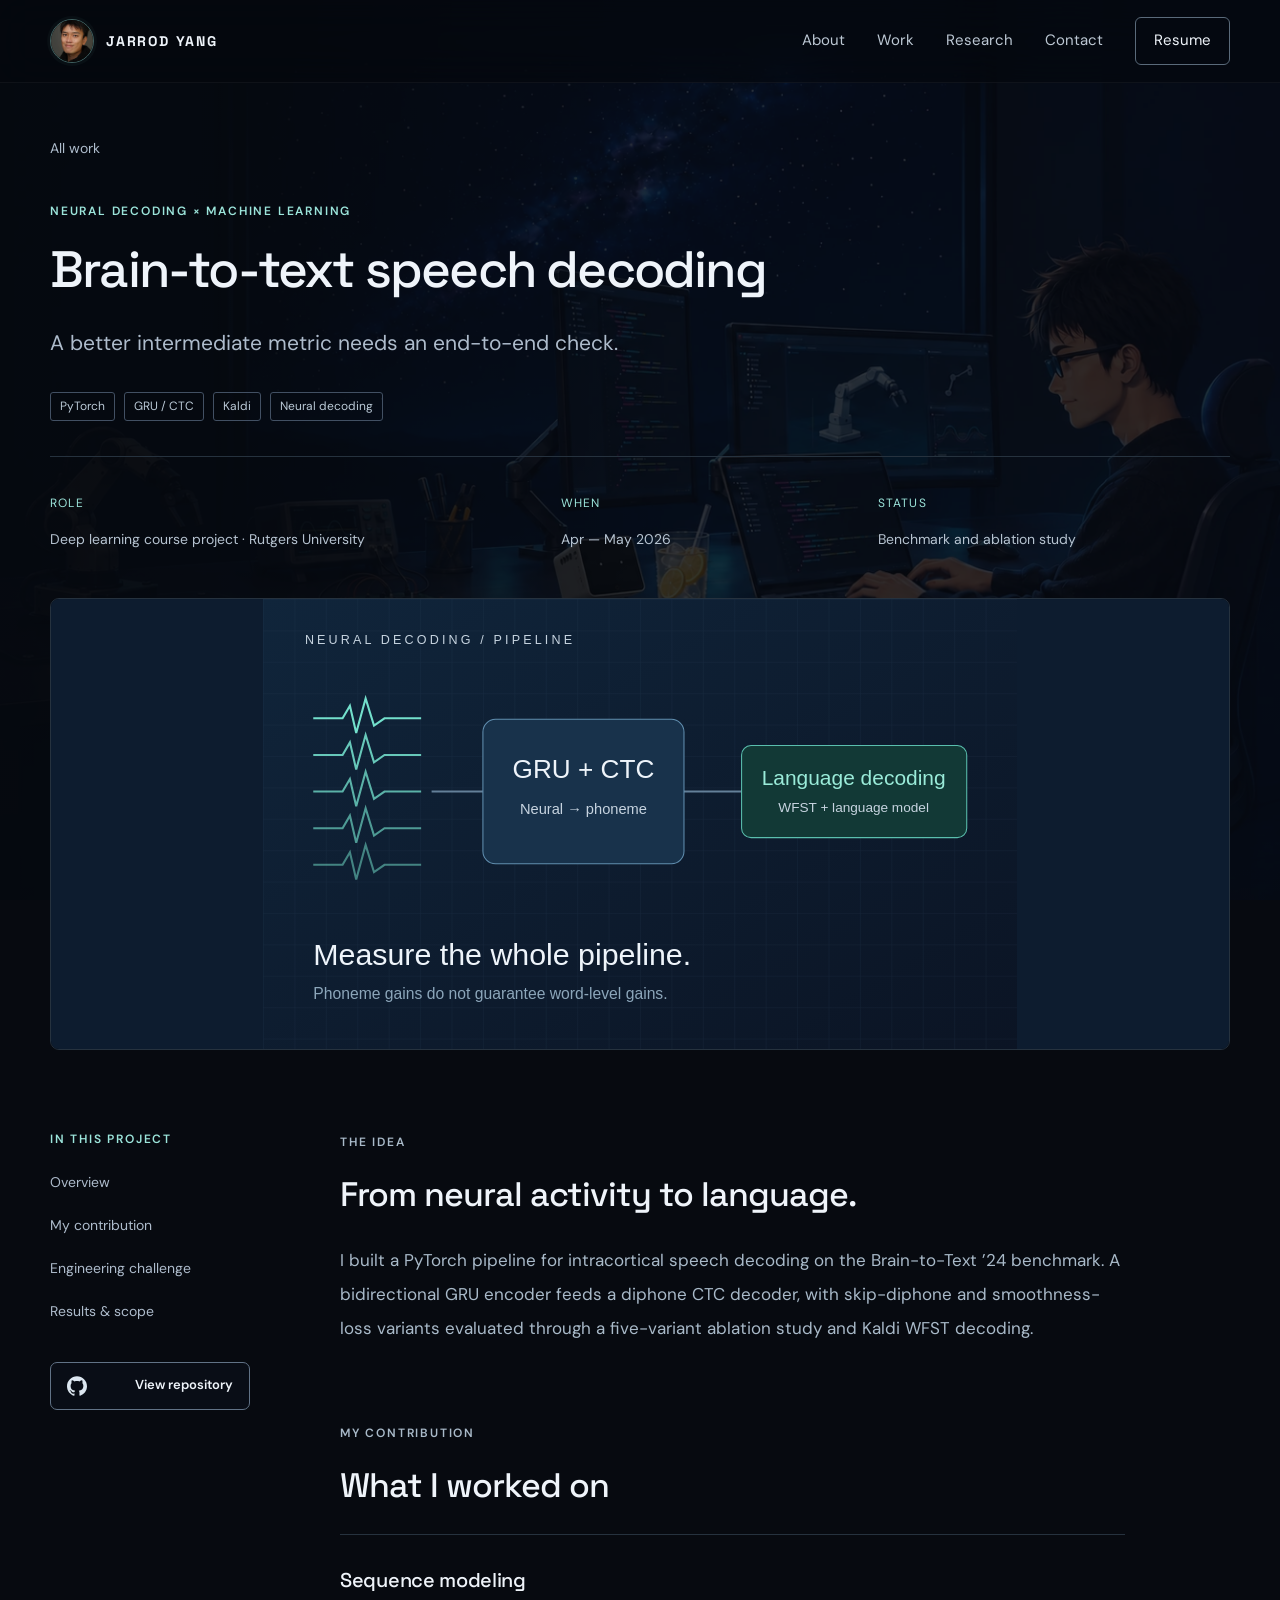
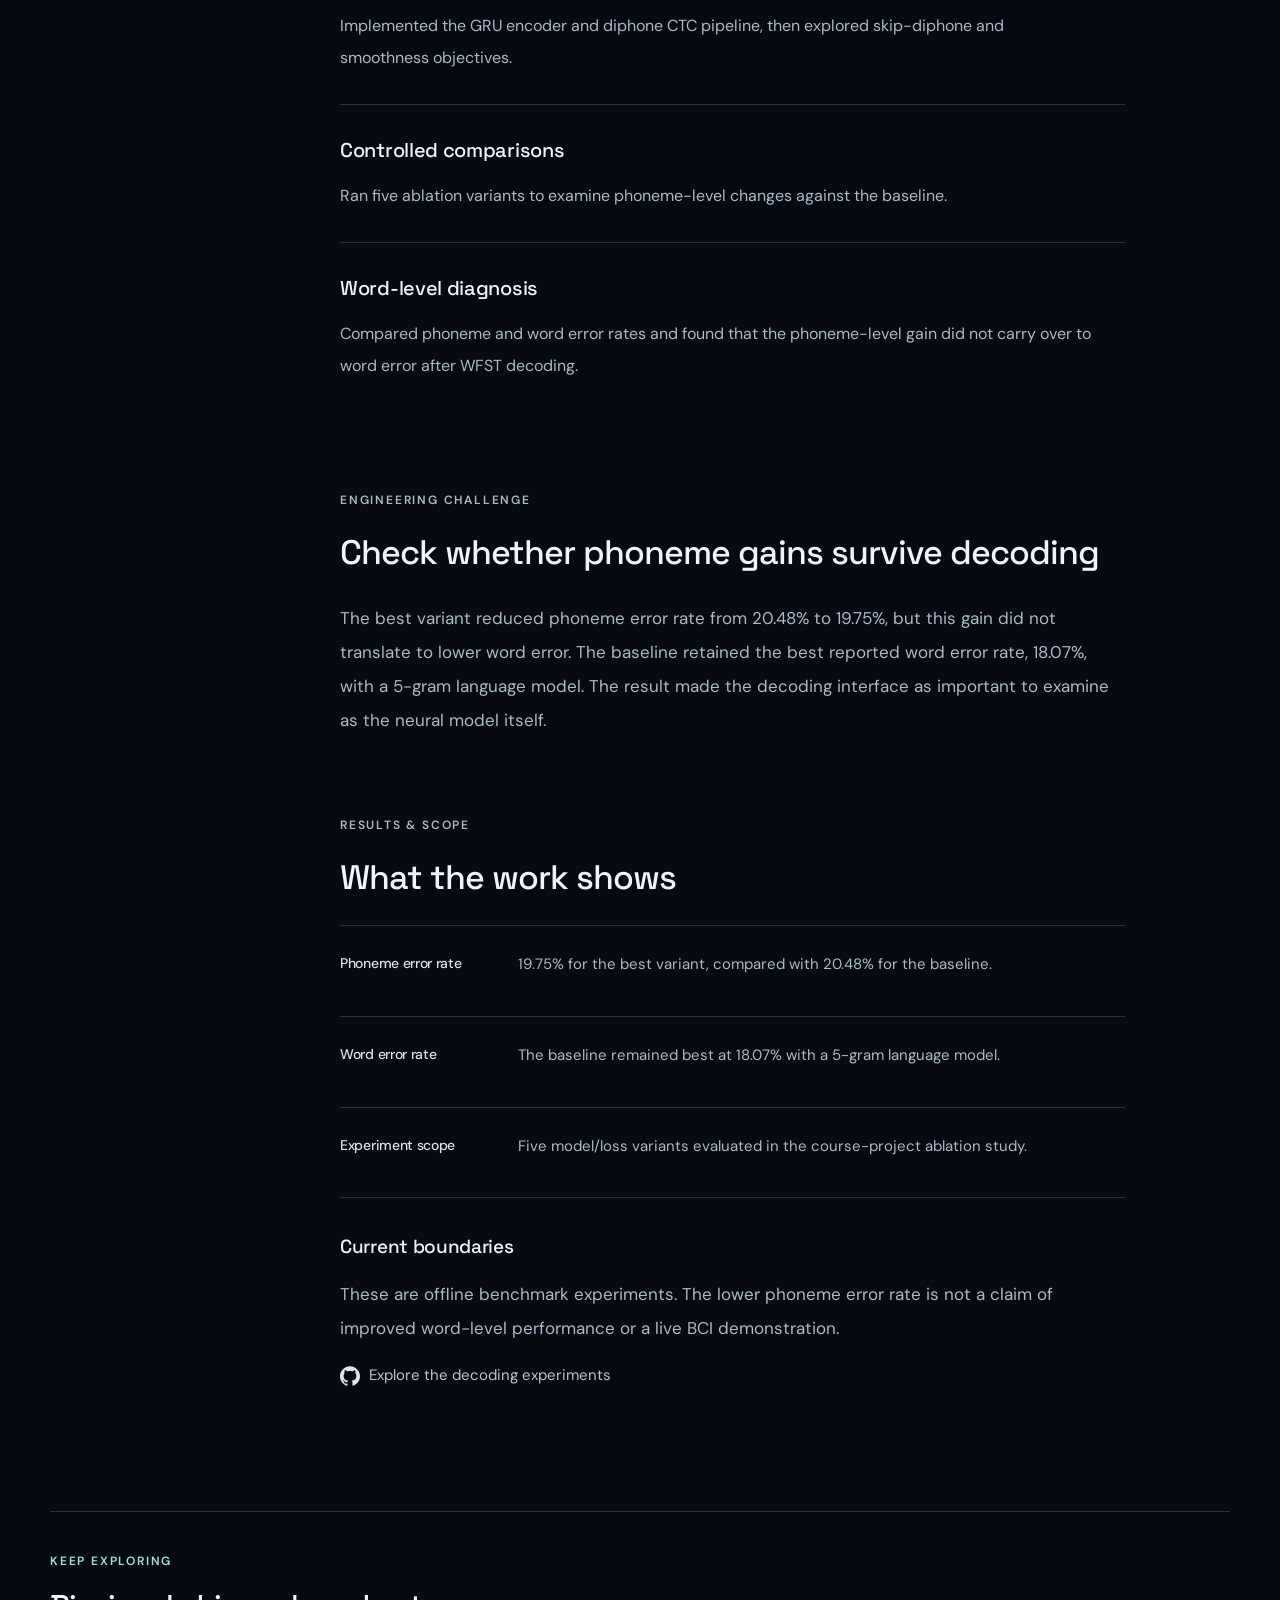
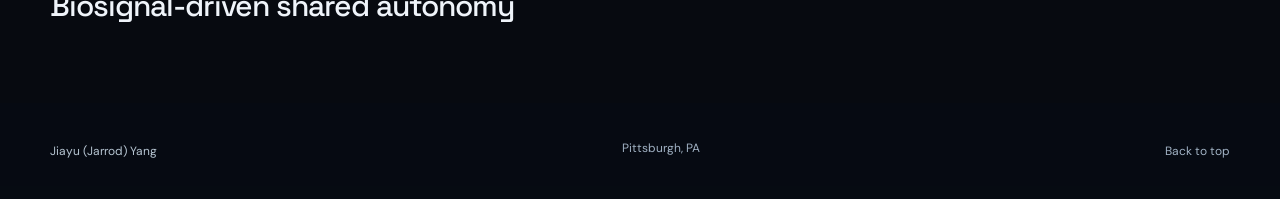
<file: projects/brain-to-text.html>
<!doctype html><html lang="en"><head><meta charset="utf-8"><meta name="viewport" content="width=device-width, initial-scale=1"><meta name="theme-color" content="#090f1b"><title>Brain-to-text speech decoding — Jarrod Yang</title><meta name="description" content="An intracortical speech-decoding pipeline and ablation study connecting phoneme modeling to word-level outcomes."><meta property="og:type" content="website"><meta property="og:title" content="Brain-to-text speech decoding — Jarrod Yang"><meta property="og:description" content="An intracortical speech-decoding pipeline and ablation study connecting phoneme modeling to word-level outcomes."><meta property="og:image" content="https://jarrod227.github.io/assets/og-image.jpg"><meta property="og:image:width" content="1200"><meta property="og:image:height" content="630"><meta name="twitter:card" content="summary_large_image"><meta property="og:url" content="https://jarrod227.github.io/projects/brain-to-text.html"><link rel="canonical" href="https://jarrod227.github.io/projects/brain-to-text.html"><link rel="icon" type="image/png" sizes="32x32" href="/assets/favicon-32.png"><link rel="apple-touch-icon" href="/assets/apple-touch-icon.png"><link rel="stylesheet" href="/style.css"><link rel="stylesheet" href="/night.css?v=d316b5f0b08e"><script defer src="/script.js?v=d316b5f0b08e"></script></head><body class="inner-page"><div class="night-backdrop" aria-hidden="true"><div class="night-stage"><canvas id="night-sky" class="night-sky"></canvas><canvas id="code-screen" class="code-screen" width="1280" height="880"></canvas><div class="scope-wiring-art"></div><canvas id="scope-screen" class="scope-screen" width="640" height="440"></canvas><canvas id="pc-fans" class="pc-fans" width="480" height="960"></canvas><div class="desk-pet-rest"></div><div class="desk-pet-head"><canvas id="desk-pet-screen" class="desk-pet-screen" width="600" height="400"></canvas></div><div class="typing-hands"></div></div><div class="night-veil"></div></div><a href="#main" class="skip-link">Skip to content</a><header class="site-header"><div class="container nav-wrap"><a href="/" class="brand" aria-label="Jarrod Yang home"><span class="brand-avatar"><img src="/assets/jarrod-yang.webp" alt="" width="44" height="44" decoding="async"></span><span>JARROD YANG</span></a><button class="menu-toggle" aria-label="Open navigation" aria-expanded="false" aria-controls="navigation"><span></span><span></span></button><nav id="navigation" aria-label="Main navigation"><a href="/#about">About</a><a href="/#work">Work</a><a href="/#research">Research</a><a href="/#contact">Contact</a><a href="/resume.html" class="nav-resume">Resume </a></nav></div></header><main id="main"><section class="container detail-hero" id="top"><a href="/#work" class="back-link">All work</a><p class="eyebrow">NEURAL DECODING × MACHINE LEARNING</p><h1>Brain-to-text speech decoding</h1><p class="detail-lead">A better intermediate metric needs an end-to-end check.</p><div class="tags"><span>PyTorch</span><span>GRU / CTC</span><span>Kaldi</span><span>Neural decoding</span></div><div class="detail-meta"><div><span>ROLE</span><p>Deep learning course project · Rutgers University</p></div><div><span>WHEN</span><p>Apr — May 2026</p></div><div><span>STATUS</span><p>Benchmark and ablation study</p></div></div></section><div class="container detail-visual"><div class="project-visual "><img src="/assets/brain.svg" alt="Brain-to-text speech decoding conceptual diagram" width="720" height="430" loading="lazy"></div></div><section class="container detail-body"><aside class="detail-sidebar"><p class="eyebrow">IN THIS PROJECT</p><a href="#overview">Overview</a><a href="#contribution">My contribution</a><a href="#challenge">Engineering challenge</a><a href="#results">Results & scope</a><a class="button button-secondary social-link" href="https://github.com/jarrod227/brain2text-skipdiphone" target="_blank" rel="noopener noreferrer"><svg class="social-icon social-icon-github" viewBox="0 0 24 24" width="20" height="20" aria-hidden="true" focusable="false"><path d="M12 .297c-6.63 0-12 5.373-12 12 0 5.303 3.438 9.8 8.205 11.385.6.113.82-.258.82-.577 0-.285-.01-1.04-.015-2.04-3.338.724-4.042-1.61-4.042-1.61C4.422 18.07 3.633 17.7 3.633 17.7c-1.087-.744.084-.729.084-.729 1.205.084 1.838 1.236 1.838 1.236 1.07 1.835 2.809 1.305 3.495.998.108-.776.417-1.305.76-1.605-2.665-.3-5.466-1.332-5.466-5.93 0-1.31.465-2.38 1.235-3.22-.135-.303-.54-1.523.105-3.176 0 0 1.005-.322 3.3 1.23.96-.267 1.98-.399 3-.405 1.02.006 2.04.138 3 .405 2.28-1.552 3.285-1.23 3.285-1.23.645 1.653.24 2.873.12 3.176.765.84 1.23 1.91 1.23 3.22 0 4.61-2.805 5.625-5.475 5.92.42.36.81 1.096.81 2.22 0 1.606-.015 2.896-.015 3.286 0 .315.21.69.825.57C20.565 22.092 24 17.592 24 12.297c0-6.627-5.373-12-12-12"/></svg><span>View repository</span></a></aside><div class="detail-content"><section id="overview"><p class="eyebrow">THE IDEA</p><h2>From neural activity to language.</h2><p>I built a PyTorch pipeline for intracortical speech decoding on the Brain-to-Text ’24 benchmark. A bidirectional GRU encoder feeds a diphone CTC decoder, with skip-diphone and smoothness-loss variants evaluated through a five-variant ablation study and Kaldi WFST decoding.</p></section><section id="contribution"><p class="eyebrow">MY CONTRIBUTION</p><h2>What I worked on</h2><div class="contribution-list"><article><span class="contribution-number">01</span><div><h3>Sequence modeling</h3><p>Implemented the GRU encoder and diphone CTC pipeline, then explored skip-diphone and smoothness objectives.</p></div></article><article><span class="contribution-number">02</span><div><h3>Controlled comparisons</h3><p>Ran five ablation variants to examine phoneme-level changes against the baseline.</p></div></article><article><span class="contribution-number">03</span><div><h3>Word-level diagnosis</h3><p>Compared phoneme and word error rates and found that the phoneme-level gain did not carry over to word error after WFST decoding.</p></div></article></div></section><section id="challenge"><p class="eyebrow">ENGINEERING CHALLENGE</p><h2>Check whether phoneme gains survive decoding</h2><p>The best variant reduced phoneme error rate from 20.48% to 19.75%, but this gain did not translate to lower word error. The baseline retained the best reported word error rate, 18.07%, with a 5-gram language model. The result made the decoding interface as important to examine as the neural model itself.</p></section><section id="results"><p class="eyebrow">RESULTS & SCOPE</p><h2>What the work shows</h2><div class="result-list"><div><h3>Phoneme error rate</h3><p>19.75% for the best variant, compared with 20.48% for the baseline.</p></div><div><h3>Word error rate</h3><p>The baseline remained best at 18.07% with a 5-gram language model.</p></div><div><h3>Experiment scope</h3><p>Five model/loss variants evaluated in the course-project ablation study.</p></div></div><h3 class="limits-title">Current boundaries</h3><p>These are offline benchmark experiments. The lower phoneme error rate is not a claim of improved word-level performance or a live BCI demonstration.</p><a class="text-link social-link" href="https://github.com/jarrod227/brain2text-skipdiphone" target="_blank" rel="noopener noreferrer"><svg class="social-icon social-icon-github" viewBox="0 0 24 24" width="20" height="20" aria-hidden="true" focusable="false"><path d="M12 .297c-6.63 0-12 5.373-12 12 0 5.303 3.438 9.8 8.205 11.385.6.113.82-.258.82-.577 0-.285-.01-1.04-.015-2.04-3.338.724-4.042-1.61-4.042-1.61C4.422 18.07 3.633 17.7 3.633 17.7c-1.087-.744.084-.729.084-.729 1.205.084 1.838 1.236 1.838 1.236 1.07 1.835 2.809 1.305 3.495.998.108-.776.417-1.305.76-1.605-2.665-.3-5.466-1.332-5.466-5.93 0-1.31.465-2.38 1.235-3.22-.135-.303-.54-1.523.105-3.176 0 0 1.005-.322 3.3 1.23.96-.267 1.98-.399 3-.405 1.02.006 2.04.138 3 .405 2.28-1.552 3.285-1.23 3.285-1.23.645 1.653.24 2.873.12 3.176.765.84 1.23 1.91 1.23 3.22 0 4.61-2.805 5.625-5.475 5.92.42.36.81 1.096.81 2.22 0 1.606-.015 2.896-.015 3.286 0 .315.21.69.825.57C20.565 22.092 24 17.592 24 12.297c0-6.627-5.373-12-12-12"/></svg><span>Explore the decoding experiments</span></a></section></div></section><section class="container next-project"><p class="eyebrow">KEEP EXPLORING</p><a href="/projects/shared-autonomy.html">Biosignal-driven shared autonomy <span aria-hidden="true"></span></a></section></main><footer><div class="container footer-inner"><a href="/" class="footer-name">Jiayu (Jarrod) Yang</a><span>Pittsburgh, PA</span><a href="#top">Back to top</a></div></footer><div class="toast" role="status" aria-live="polite"></div></body></html>
</file>
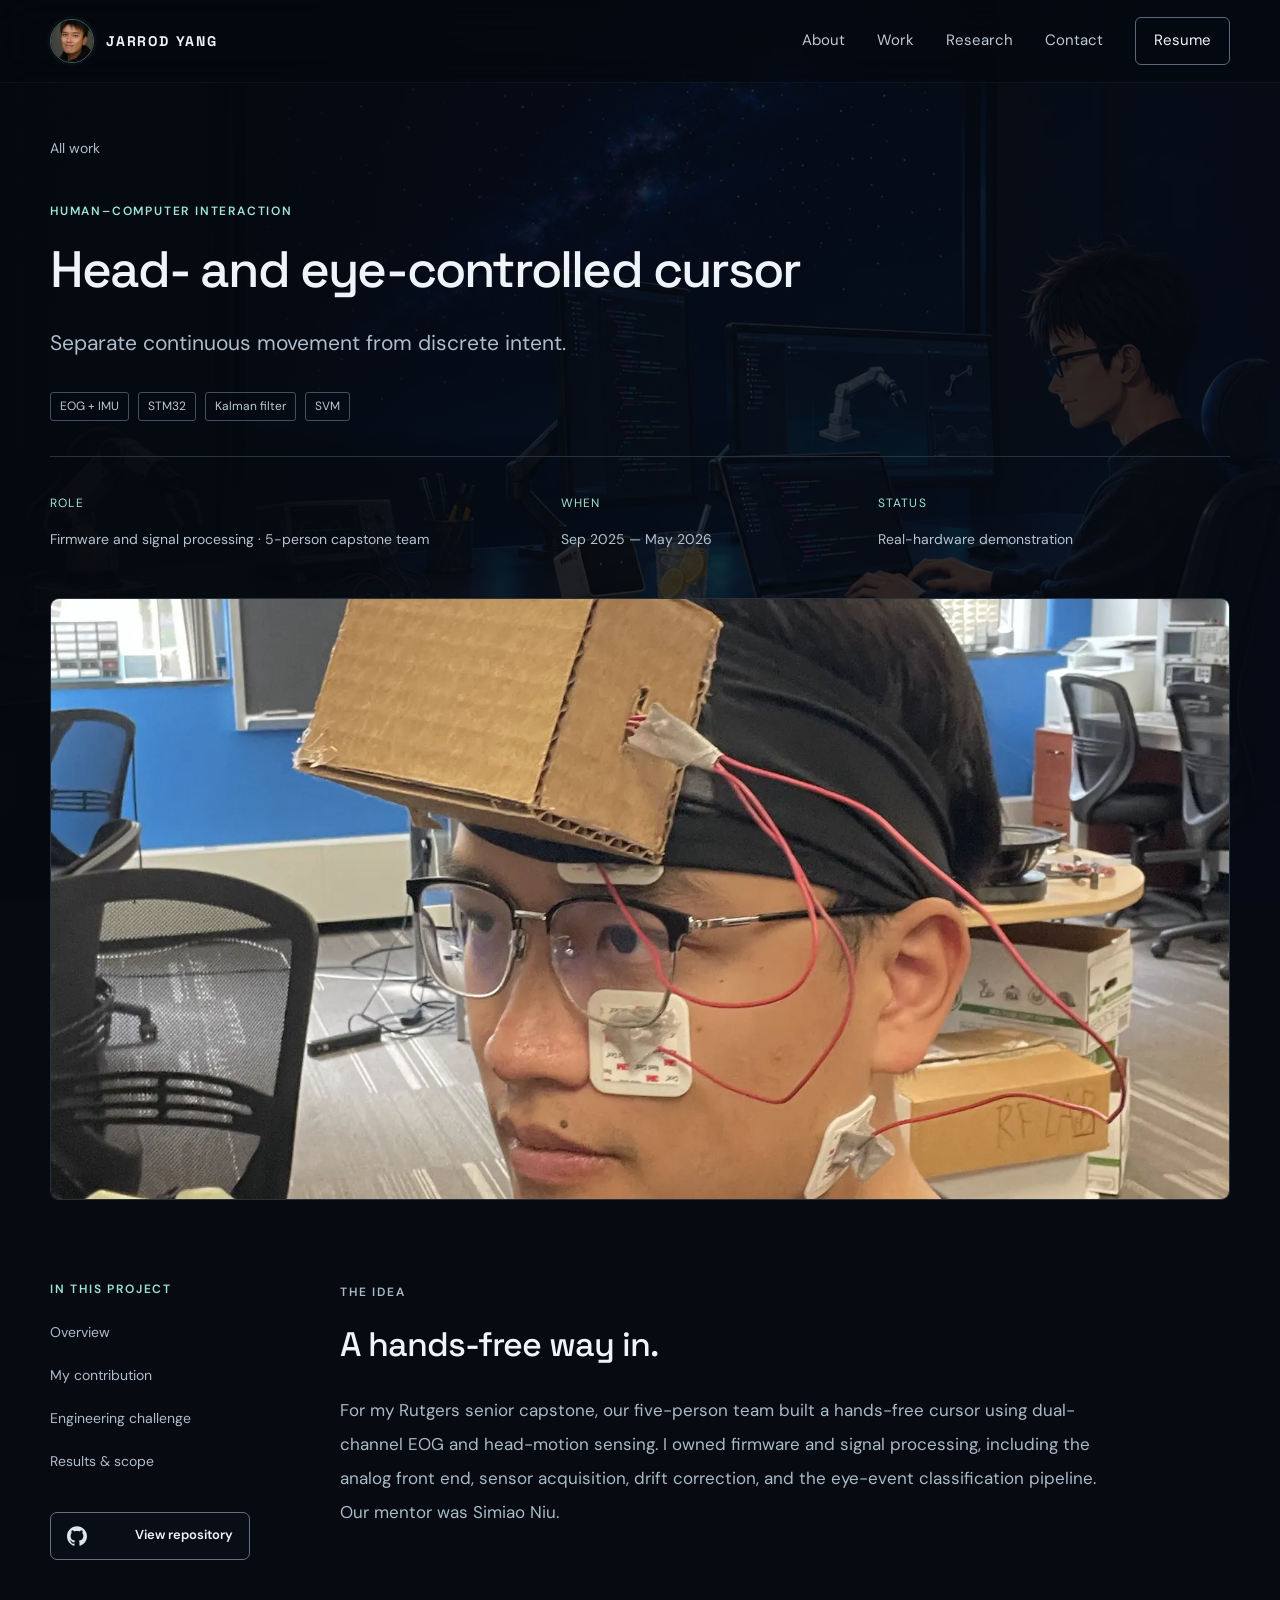
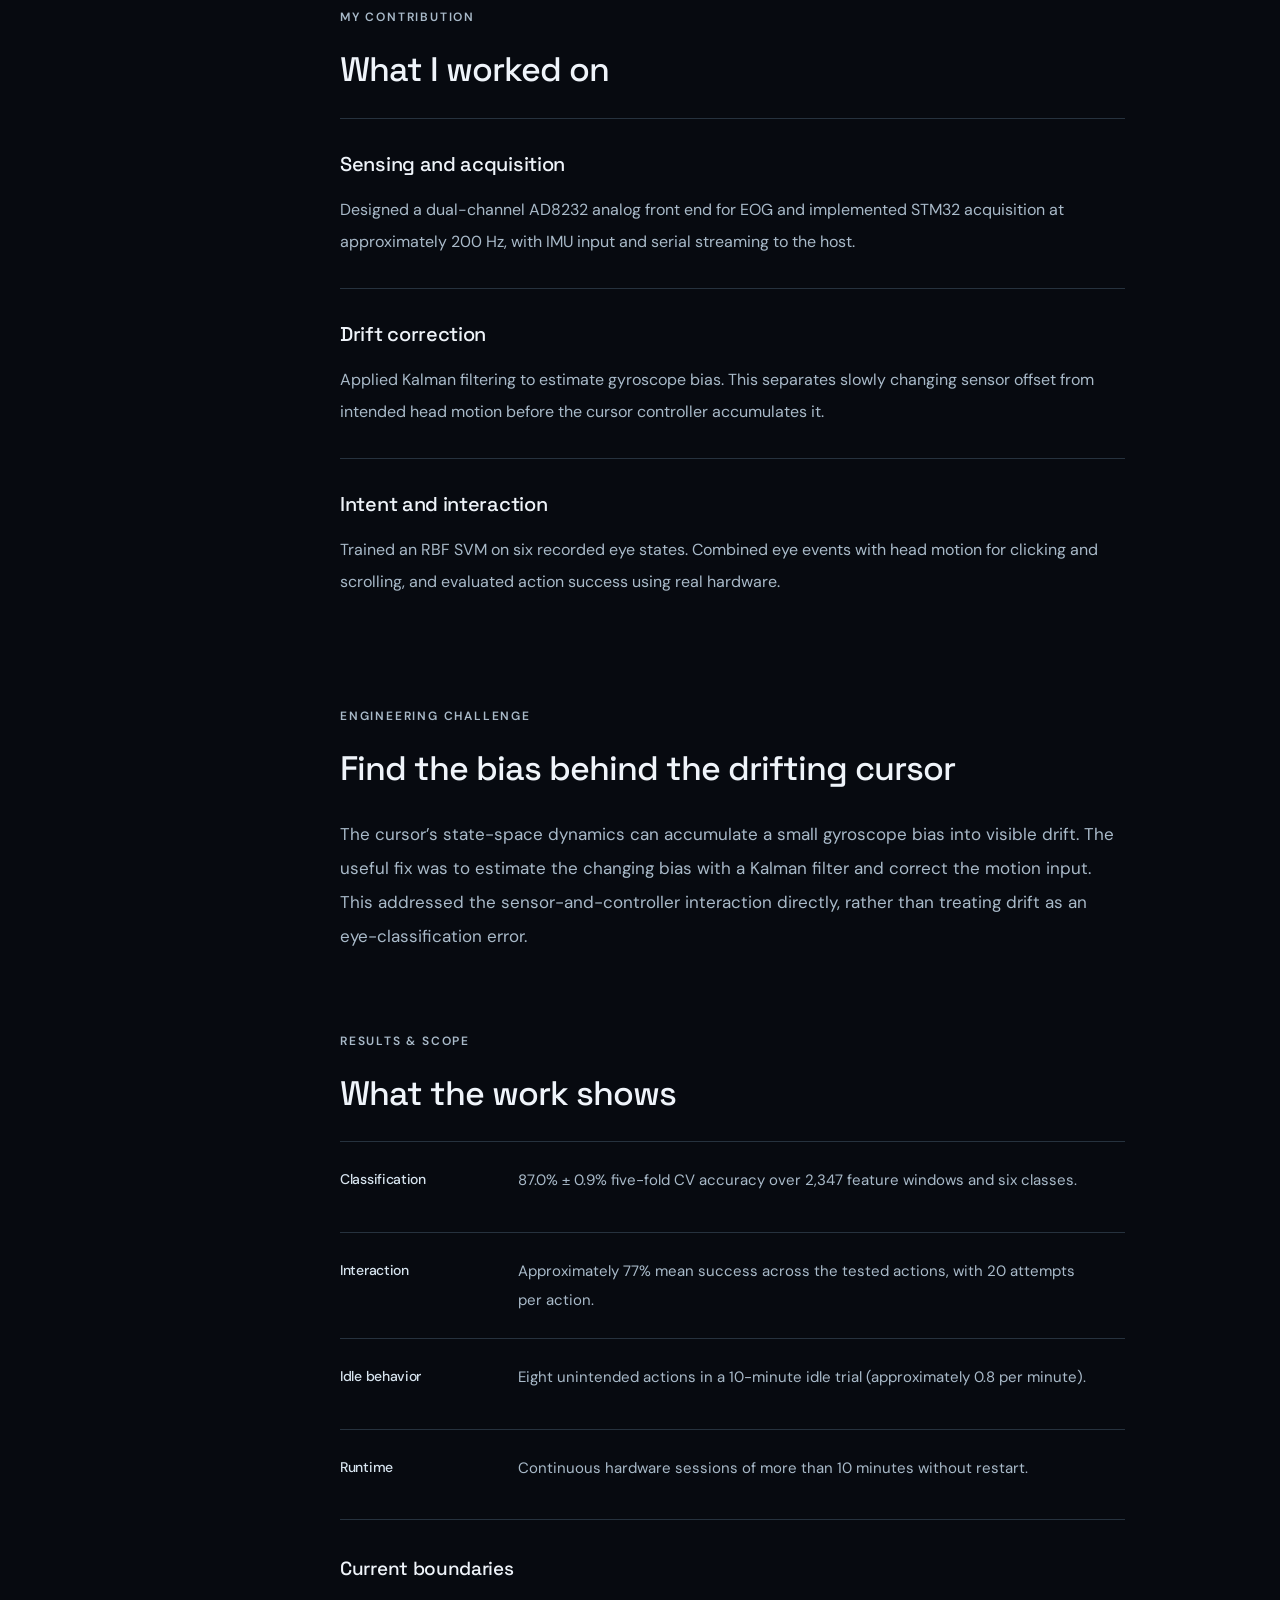
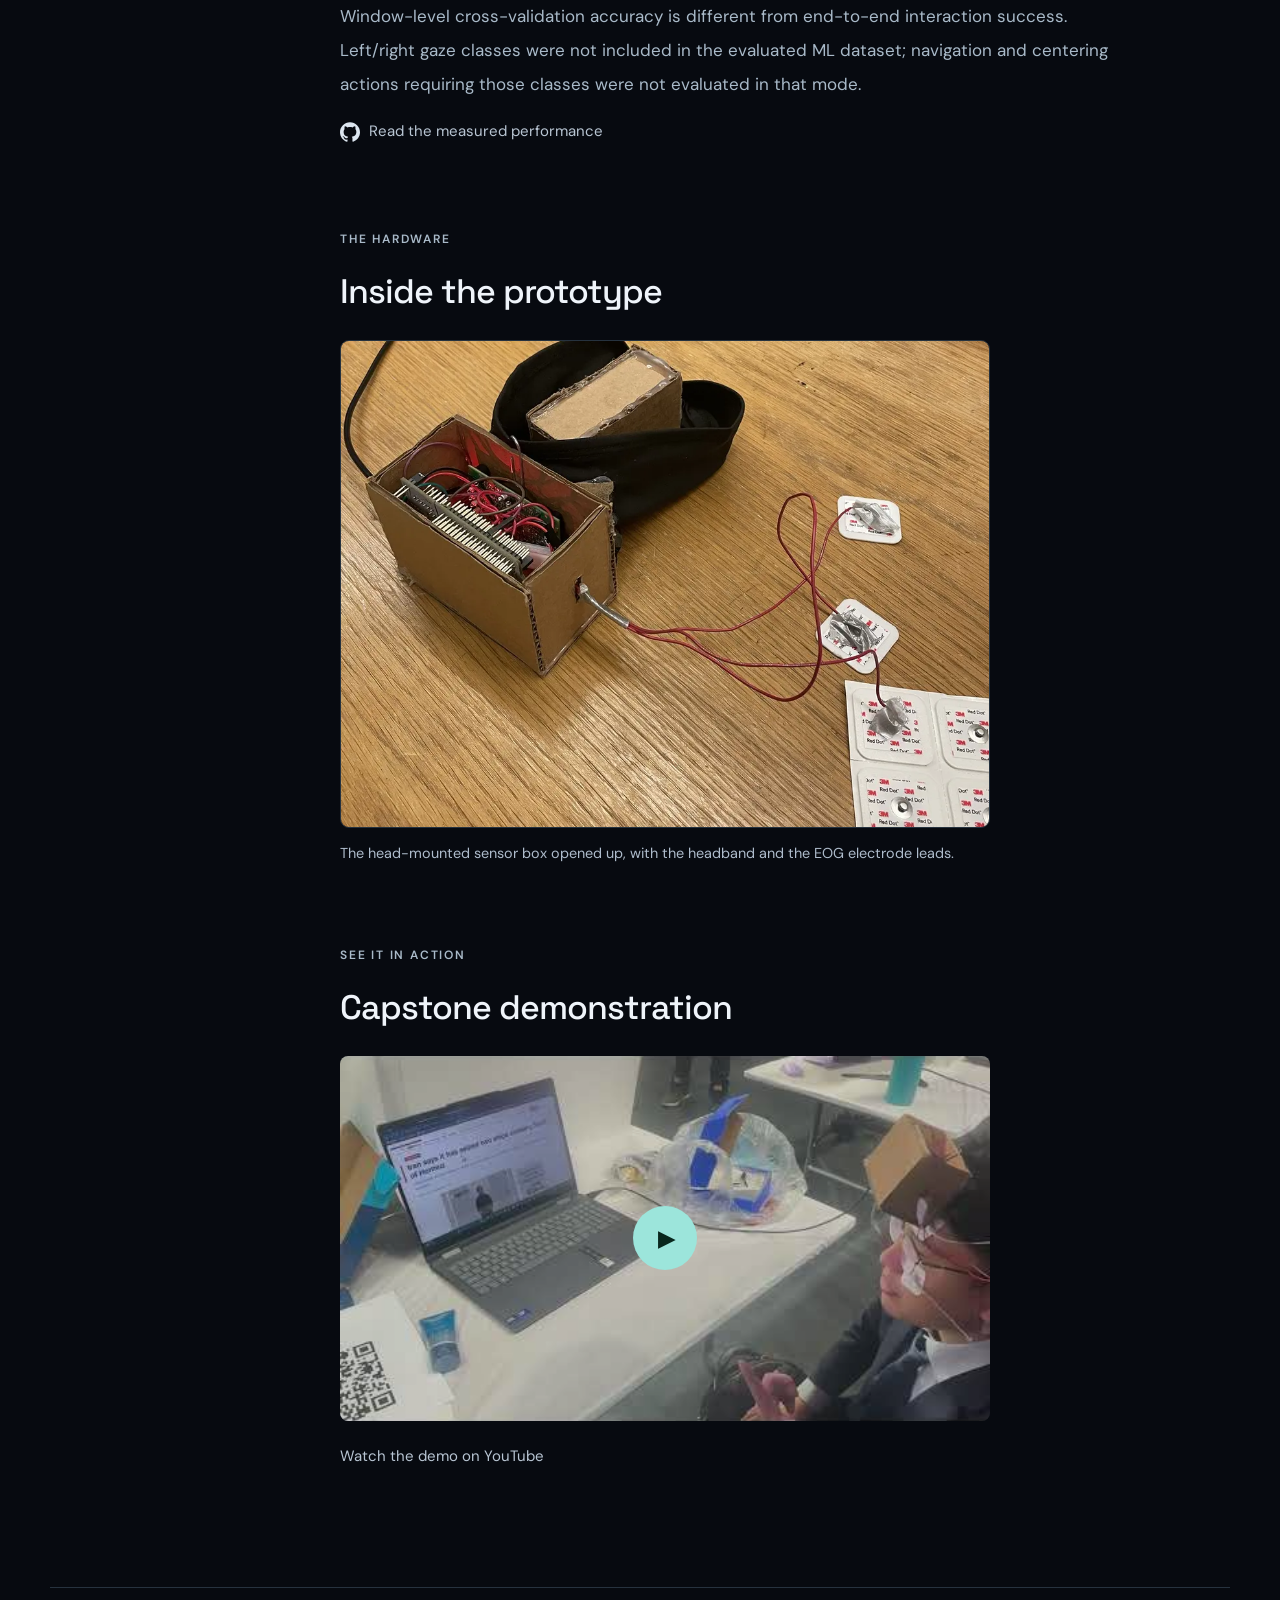
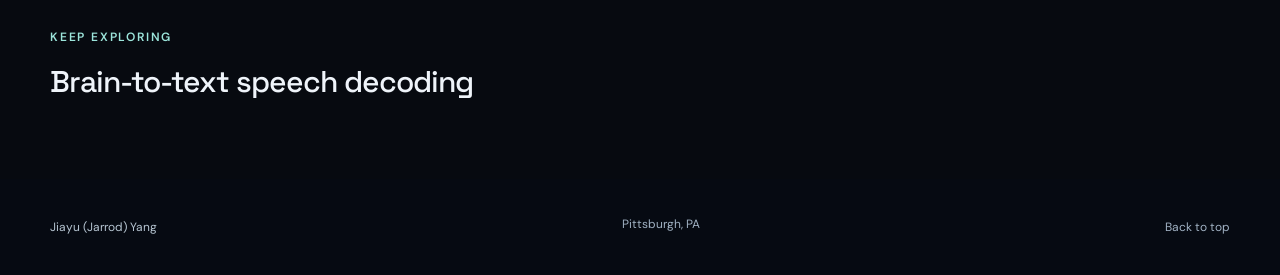
<file: projects/eog-cursor.html>
<!doctype html><html lang="en"><head><meta charset="utf-8"><meta name="viewport" content="width=device-width, initial-scale=1"><meta name="theme-color" content="#090f1b"><title>Head- and eye-controlled cursor — Jarrod Yang</title><meta name="description" content="A complete sensing-to-interaction system: head motion moves the cursor; eye movements handle clicks and scrolling."><meta property="og:type" content="website"><meta property="og:title" content="Head- and eye-controlled cursor — Jarrod Yang"><meta property="og:description" content="A complete sensing-to-interaction system: head motion moves the cursor; eye movements handle clicks and scrolling."><meta property="og:image" content="https://jarrod227.github.io/assets/og-image.jpg"><meta property="og:image:width" content="1200"><meta property="og:image:height" content="630"><meta name="twitter:card" content="summary_large_image"><meta property="og:url" content="https://jarrod227.github.io/projects/eog-cursor.html"><link rel="canonical" href="https://jarrod227.github.io/projects/eog-cursor.html"><link rel="icon" type="image/png" sizes="32x32" href="/assets/favicon-32.png"><link rel="apple-touch-icon" href="/assets/apple-touch-icon.png"><link rel="stylesheet" href="/style.css"><link rel="stylesheet" href="/night.css?v=d316b5f0b08e"><script defer src="/script.js?v=d316b5f0b08e"></script></head><body class="inner-page"><div class="night-backdrop" aria-hidden="true"><div class="night-stage"><canvas id="night-sky" class="night-sky"></canvas><canvas id="code-screen" class="code-screen" width="1280" height="880"></canvas><div class="scope-wiring-art"></div><canvas id="scope-screen" class="scope-screen" width="640" height="440"></canvas><canvas id="pc-fans" class="pc-fans" width="480" height="960"></canvas><div class="desk-pet-rest"></div><div class="desk-pet-head"><canvas id="desk-pet-screen" class="desk-pet-screen" width="600" height="400"></canvas></div><div class="typing-hands"></div></div><div class="night-veil"></div></div><a href="#main" class="skip-link">Skip to content</a><header class="site-header"><div class="container nav-wrap"><a href="/" class="brand" aria-label="Jarrod Yang home"><span class="brand-avatar"><img src="/assets/jarrod-yang.webp" alt="" width="44" height="44" decoding="async"></span><span>JARROD YANG</span></a><button class="menu-toggle" aria-label="Open navigation" aria-expanded="false" aria-controls="navigation"><span></span><span></span></button><nav id="navigation" aria-label="Main navigation"><a href="/#about">About</a><a href="/#work">Work</a><a href="/#research">Research</a><a href="/#contact">Contact</a><a href="/resume.html" class="nav-resume">Resume </a></nav></div></header><main id="main"><section class="container detail-hero" id="top"><a href="/#work" class="back-link">All work</a><p class="eyebrow">HUMAN–COMPUTER INTERACTION</p><h1>Head- and eye-controlled cursor</h1><p class="detail-lead">Separate continuous movement from discrete intent.</p><div class="tags"><span>EOG + IMU</span><span>STM32</span><span>Kalman filter</span><span>SVM</span></div><div class="detail-meta"><div><span>ROLE</span><p>Firmware and signal processing · 5-person capstone team</p></div><div><span>WHEN</span><p>Sep 2025 — May 2026</p></div><div><span>STATUS</span><p>Real-hardware demonstration</p></div></div></section><div class="container detail-visual"><div class="project-visual photo-visual "><img src="/assets/eog-worn.webp" alt="Wearing the cursor prototype: head-mounted sensor box and EOG electrodes on the face" width="720" height="430" loading="lazy"></div></div><section class="container detail-body"><aside class="detail-sidebar"><p class="eyebrow">IN THIS PROJECT</p><a href="#overview">Overview</a><a href="#contribution">My contribution</a><a href="#challenge">Engineering challenge</a><a href="#results">Results & scope</a><a class="button button-secondary social-link" href="https://github.com/jarrod227/capstone_project" target="_blank" rel="noopener noreferrer"><svg class="social-icon social-icon-github" viewBox="0 0 24 24" width="20" height="20" aria-hidden="true" focusable="false"><path d="M12 .297c-6.63 0-12 5.373-12 12 0 5.303 3.438 9.8 8.205 11.385.6.113.82-.258.82-.577 0-.285-.01-1.04-.015-2.04-3.338.724-4.042-1.61-4.042-1.61C4.422 18.07 3.633 17.7 3.633 17.7c-1.087-.744.084-.729.084-.729 1.205.084 1.838 1.236 1.838 1.236 1.07 1.835 2.809 1.305 3.495.998.108-.776.417-1.305.76-1.605-2.665-.3-5.466-1.332-5.466-5.93 0-1.31.465-2.38 1.235-3.22-.135-.303-.54-1.523.105-3.176 0 0 1.005-.322 3.3 1.23.96-.267 1.98-.399 3-.405 1.02.006 2.04.138 3 .405 2.28-1.552 3.285-1.23 3.285-1.23.645 1.653.24 2.873.12 3.176.765.84 1.23 1.91 1.23 3.22 0 4.61-2.805 5.625-5.475 5.92.42.36.81 1.096.81 2.22 0 1.606-.015 2.896-.015 3.286 0 .315.21.69.825.57C20.565 22.092 24 17.592 24 12.297c0-6.627-5.373-12-12-12"/></svg><span>View repository</span></a></aside><div class="detail-content"><section id="overview"><p class="eyebrow">THE IDEA</p><h2>A hands-free way in.</h2><p>For my Rutgers senior capstone, our five-person team built a hands-free cursor using dual-channel EOG and head-motion sensing. I owned firmware and signal processing, including the analog front end, sensor acquisition, drift correction, and the eye-event classification pipeline. Our mentor was Simiao Niu.</p></section><section id="contribution"><p class="eyebrow">MY CONTRIBUTION</p><h2>What I worked on</h2><div class="contribution-list"><article><span class="contribution-number">01</span><div><h3>Sensing and acquisition</h3><p>Designed a dual-channel AD8232 analog front end for EOG and implemented STM32 acquisition at approximately 200 Hz, with IMU input and serial streaming to the host.</p></div></article><article><span class="contribution-number">02</span><div><h3>Drift correction</h3><p>Applied Kalman filtering to estimate gyroscope bias. This separates slowly changing sensor offset from intended head motion before the cursor controller accumulates it.</p></div></article><article><span class="contribution-number">03</span><div><h3>Intent and interaction</h3><p>Trained an RBF SVM on six recorded eye states. Combined eye events with head motion for clicking and scrolling, and evaluated action success using real hardware.</p></div></article></div></section><section id="challenge"><p class="eyebrow">ENGINEERING CHALLENGE</p><h2>Find the bias behind the drifting cursor</h2><p>The cursor’s state-space dynamics can accumulate a small gyroscope bias into visible drift. The useful fix was to estimate the changing bias with a Kalman filter and correct the motion input. This addressed the sensor-and-controller interaction directly, rather than treating drift as an eye-classification error.</p></section><section id="results"><p class="eyebrow">RESULTS & SCOPE</p><h2>What the work shows</h2><div class="result-list"><div><h3>Classification</h3><p>87.0% ± 0.9% five-fold CV accuracy over 2,347 feature windows and six classes.</p></div><div><h3>Interaction</h3><p>Approximately 77% mean success across the tested actions, with 20 attempts per action.</p></div><div><h3>Idle behavior</h3><p>Eight unintended actions in a 10-minute idle trial (approximately 0.8 per minute).</p></div><div><h3>Runtime</h3><p>Continuous hardware sessions of more than 10 minutes without restart.</p></div></div><h3 class="limits-title">Current boundaries</h3><p>Window-level cross-validation accuracy is different from end-to-end interaction success. Left/right gaze classes were not included in the evaluated ML dataset; navigation and centering actions requiring those classes were not evaluated in that mode.</p><a class="text-link social-link" href="https://github.com/jarrod227/capstone_project/blob/main/docs/performance.md" target="_blank" rel="noopener noreferrer"><svg class="social-icon social-icon-github" viewBox="0 0 24 24" width="20" height="20" aria-hidden="true" focusable="false"><path d="M12 .297c-6.63 0-12 5.373-12 12 0 5.303 3.438 9.8 8.205 11.385.6.113.82-.258.82-.577 0-.285-.01-1.04-.015-2.04-3.338.724-4.042-1.61-4.042-1.61C4.422 18.07 3.633 17.7 3.633 17.7c-1.087-.744.084-.729.084-.729 1.205.084 1.838 1.236 1.838 1.236 1.07 1.835 2.809 1.305 3.495.998.108-.776.417-1.305.76-1.605-2.665-.3-5.466-1.332-5.466-5.93 0-1.31.465-2.38 1.235-3.22-.135-.303-.54-1.523.105-3.176 0 0 1.005-.322 3.3 1.23.96-.267 1.98-.399 3-.405 1.02.006 2.04.138 3 .405 2.28-1.552 3.285-1.23 3.285-1.23.645 1.653.24 2.873.12 3.176.765.84 1.23 1.91 1.23 3.22 0 4.61-2.805 5.625-5.475 5.92.42.36.81 1.096.81 2.22 0 1.606-.015 2.896-.015 3.286 0 .315.21.69.825.57C20.565 22.092 24 17.592 24 12.297c0-6.627-5.373-12-12-12"/></svg><span>Read the measured performance</span></a></section><section class="video-section hardware-section"><p class="eyebrow">THE HARDWARE</p><h2>Inside the prototype</h2><figure class="hardware-figure"><img src="/assets/eog-hardware.webp" alt="The opened head-mounted sensor box on a desk, with its circuit boards, headband and EOG electrode leads" width="1000" height="750" loading="lazy"><figcaption>The head-mounted sensor box opened up, with the headband and the EOG electrode leads.</figcaption></figure></section><section class="video-section"><p class="eyebrow">SEE IT IN ACTION</p><h2>Capstone demonstration</h2><a class="video-preview" href="https://www.youtube.com/watch?v=H4pCKZaqN2I" target="_blank" rel="noopener noreferrer"><img src="/assets/capstone-demo.jpg" alt="Watch the team’s head- and eye-controlled cursor demonstration on YouTube" width="480" height="360" loading="lazy"><span class="play-button" aria-hidden="true">▶</span></a><a class="text-link" href="https://www.youtube.com/watch?v=H4pCKZaqN2I" target="_blank" rel="noopener noreferrer"><span>Watch the demo on YouTube</span></a></section></div></section><section class="container next-project"><p class="eyebrow">KEEP EXPLORING</p><a href="/projects/brain-to-text.html">Brain-to-text speech decoding <span aria-hidden="true"></span></a></section></main><footer><div class="container footer-inner"><a href="/" class="footer-name">Jiayu (Jarrod) Yang</a><span>Pittsburgh, PA</span><a href="#top">Back to top</a></div></footer><div class="toast" role="status" aria-live="polite"></div></body></html>
</file>
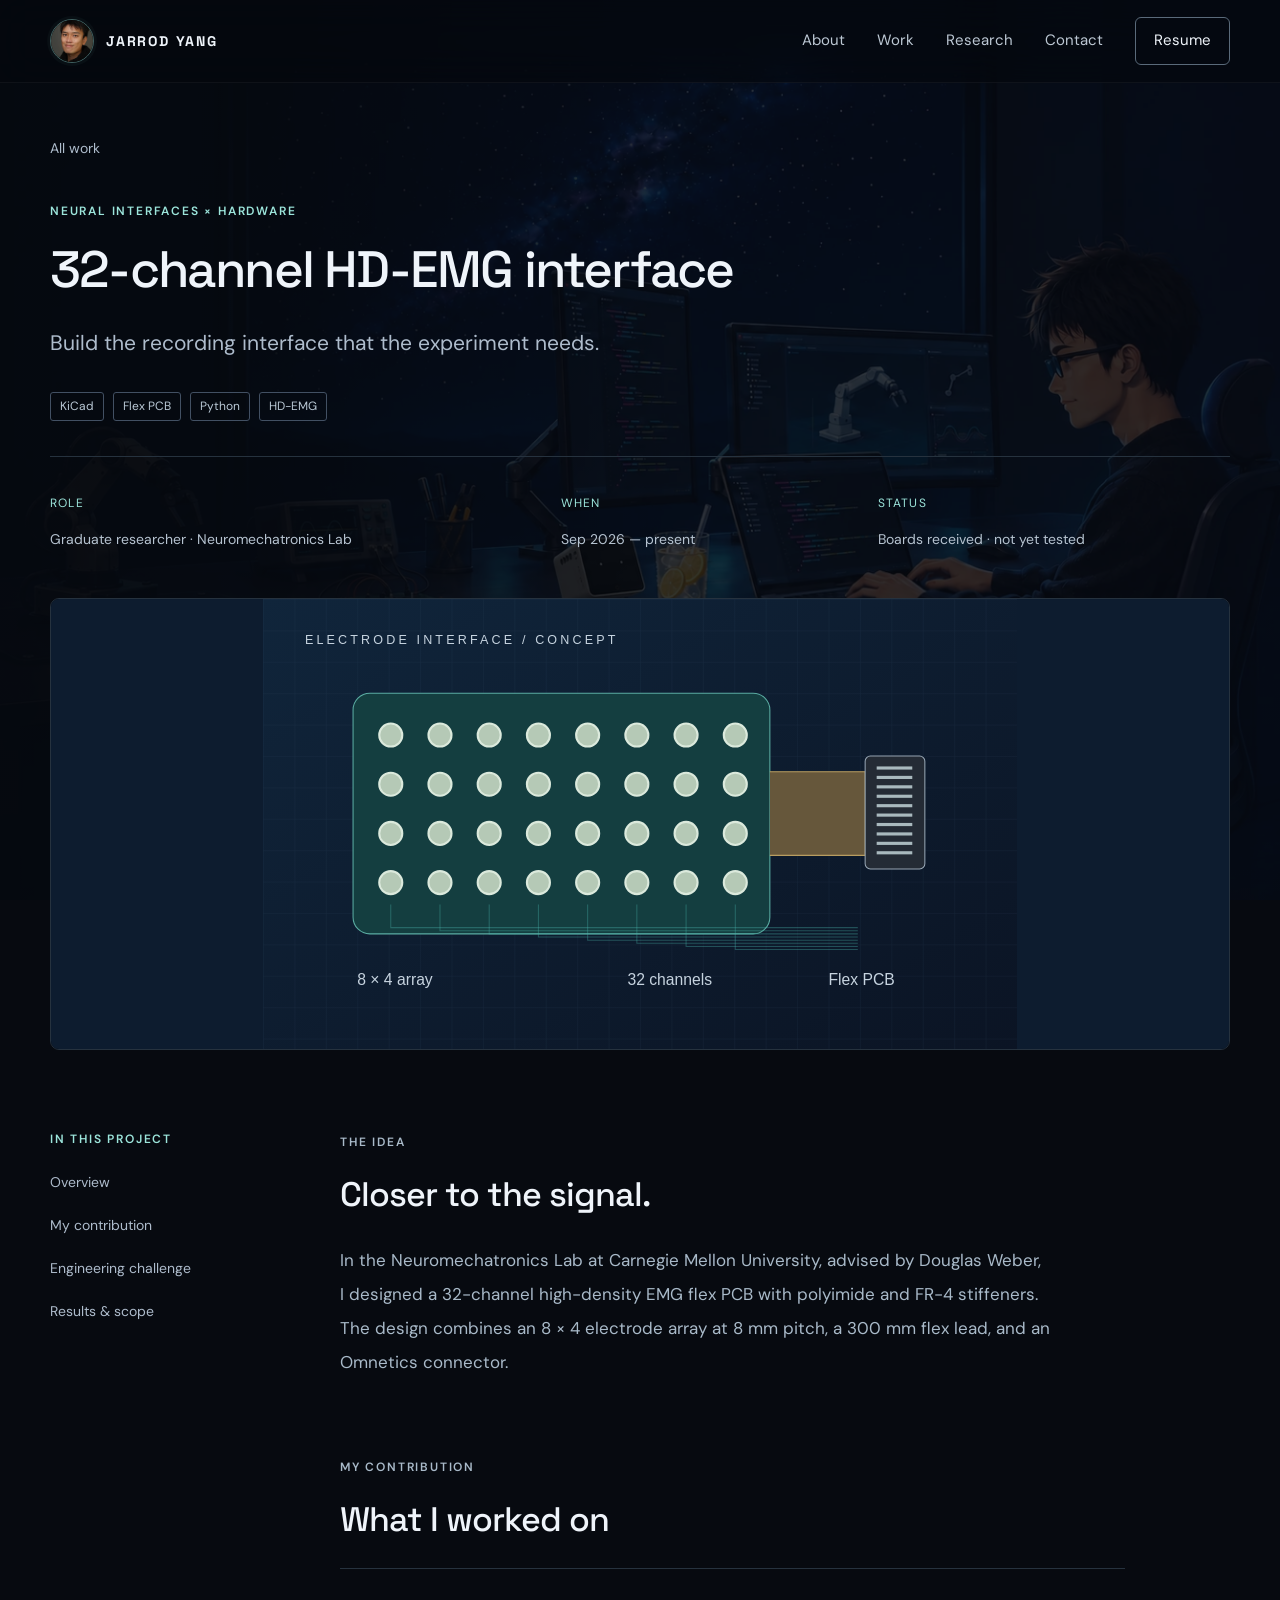
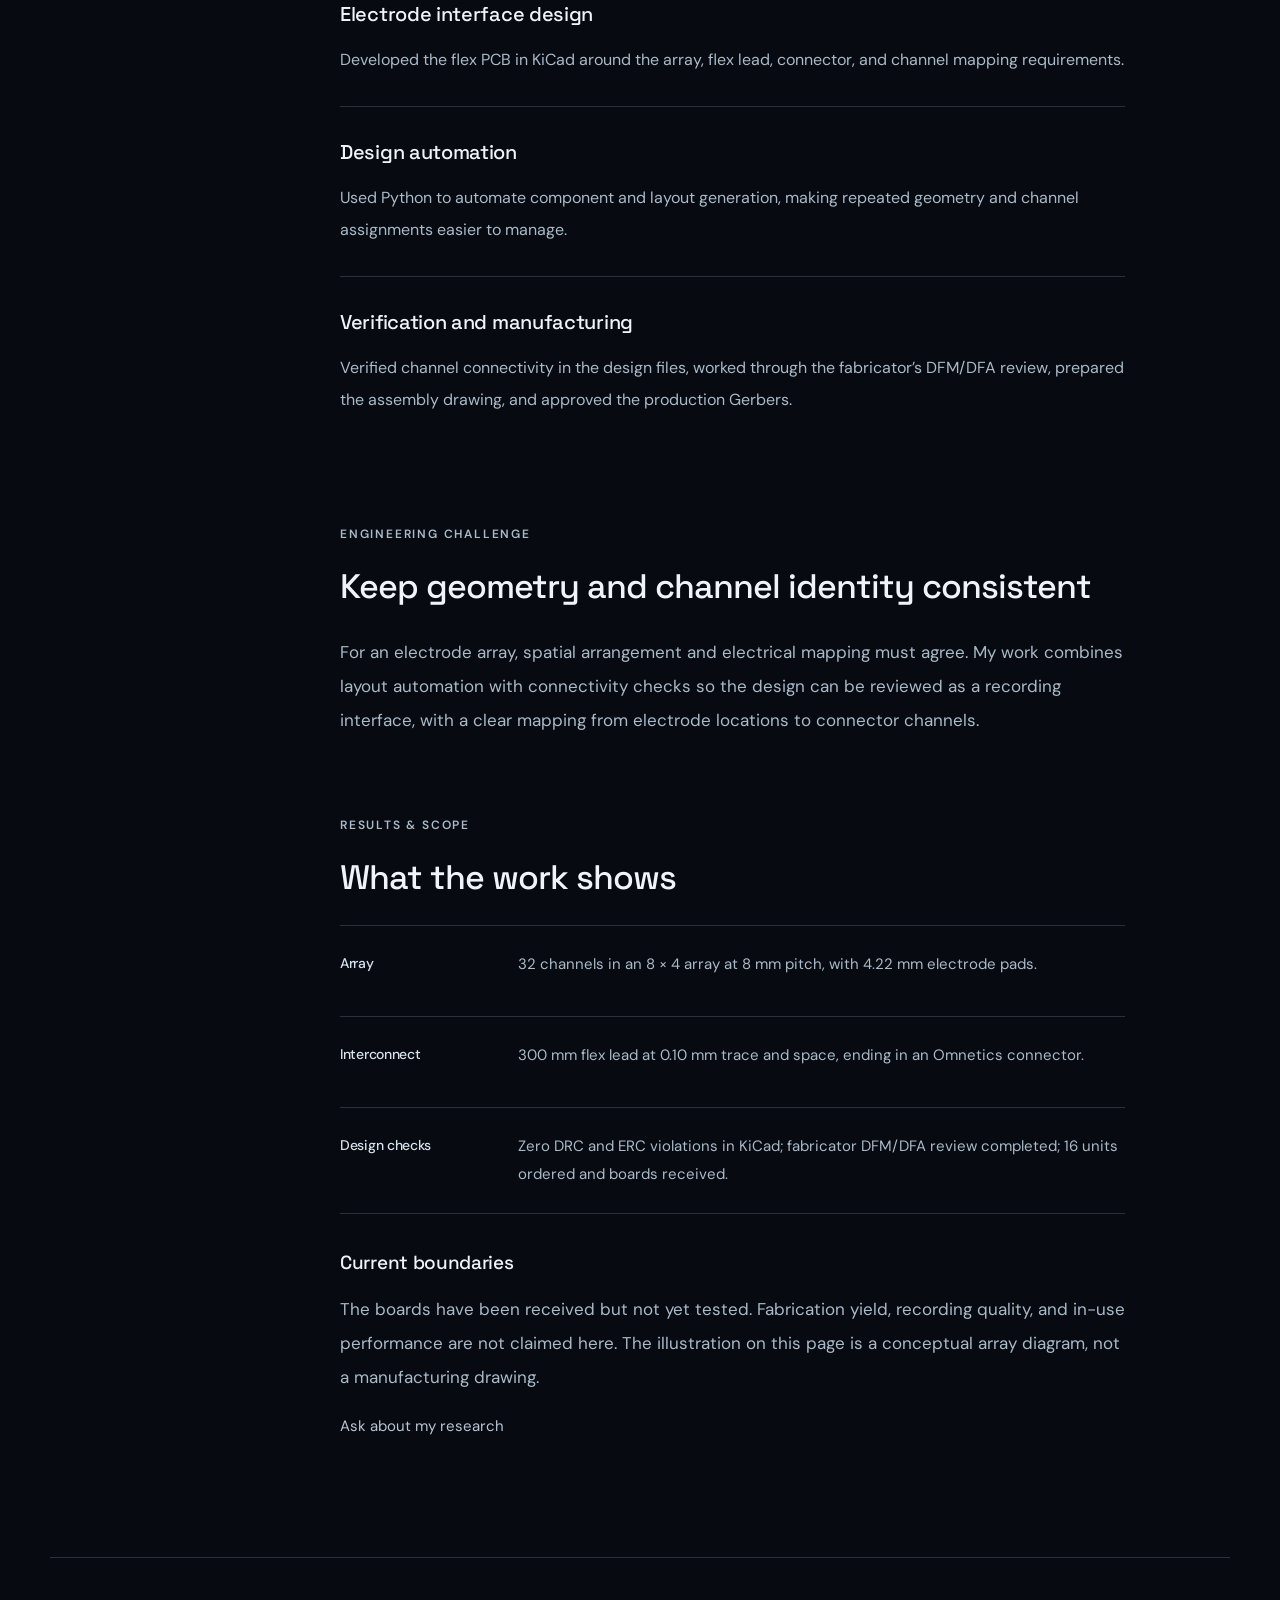
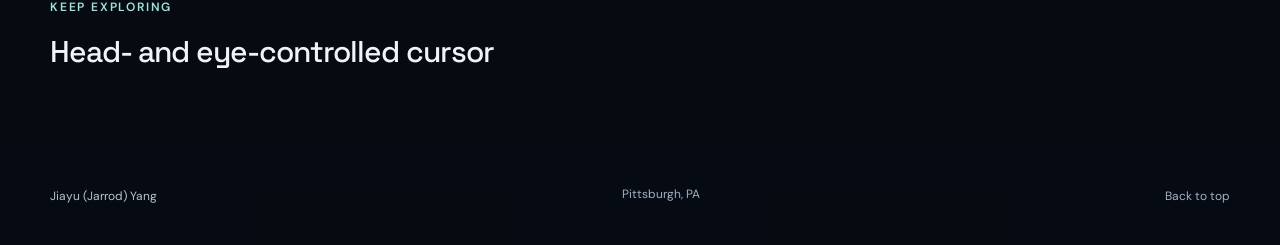
<file: projects/hd-emg.html>
<!doctype html><html lang="en"><head><meta charset="utf-8"><meta name="viewport" content="width=device-width, initial-scale=1"><meta name="theme-color" content="#090f1b"><title>32-channel HD-EMG interface — Jarrod Yang</title><meta name="description" content="A high-density flex electrode interface for neuromuscular recording research in CMU’s Neuromechatronics Lab."><meta property="og:type" content="website"><meta property="og:title" content="32-channel HD-EMG interface — Jarrod Yang"><meta property="og:description" content="A high-density flex electrode interface for neuromuscular recording research in CMU’s Neuromechatronics Lab."><meta property="og:image" content="https://jarrod227.github.io/assets/og-image.jpg"><meta property="og:image:width" content="1200"><meta property="og:image:height" content="630"><meta name="twitter:card" content="summary_large_image"><meta property="og:url" content="https://jarrod227.github.io/projects/hd-emg.html"><link rel="canonical" href="https://jarrod227.github.io/projects/hd-emg.html"><link rel="icon" type="image/png" sizes="32x32" href="/assets/favicon-32.png"><link rel="apple-touch-icon" href="/assets/apple-touch-icon.png"><link rel="stylesheet" href="/style.css"><link rel="stylesheet" href="/night.css?v=d316b5f0b08e"><script defer src="/script.js?v=d316b5f0b08e"></script></head><body class="inner-page"><div class="night-backdrop" aria-hidden="true"><div class="night-stage"><canvas id="night-sky" class="night-sky"></canvas><canvas id="code-screen" class="code-screen" width="1280" height="880"></canvas><div class="scope-wiring-art"></div><canvas id="scope-screen" class="scope-screen" width="640" height="440"></canvas><canvas id="pc-fans" class="pc-fans" width="480" height="960"></canvas><div class="desk-pet-rest"></div><div class="desk-pet-head"><canvas id="desk-pet-screen" class="desk-pet-screen" width="600" height="400"></canvas></div><div class="typing-hands"></div></div><div class="night-veil"></div></div><a href="#main" class="skip-link">Skip to content</a><header class="site-header"><div class="container nav-wrap"><a href="/" class="brand" aria-label="Jarrod Yang home"><span class="brand-avatar"><img src="/assets/jarrod-yang.webp" alt="" width="44" height="44" decoding="async"></span><span>JARROD YANG</span></a><button class="menu-toggle" aria-label="Open navigation" aria-expanded="false" aria-controls="navigation"><span></span><span></span></button><nav id="navigation" aria-label="Main navigation"><a href="/#about">About</a><a href="/#work">Work</a><a href="/#research">Research</a><a href="/#contact">Contact</a><a href="/resume.html" class="nav-resume">Resume </a></nav></div></header><main id="main"><section class="container detail-hero" id="top"><a href="/#work" class="back-link">All work</a><p class="eyebrow">NEURAL INTERFACES × HARDWARE</p><h1>32-channel HD-EMG interface</h1><p class="detail-lead">Build the recording interface that the experiment needs.</p><div class="tags"><span>KiCad</span><span>Flex PCB</span><span>Python</span><span>HD-EMG</span></div><div class="detail-meta"><div><span>ROLE</span><p>Graduate researcher · Neuromechatronics Lab</p></div><div><span>WHEN</span><p>Sep 2026 — present</p></div><div><span>STATUS</span><p>Boards received · not yet tested</p></div></div></section><div class="container detail-visual"><div class="project-visual "><img src="/assets/hd-emg.svg" alt="32-channel HD-EMG interface conceptual diagram" width="720" height="430" loading="lazy"></div></div><section class="container detail-body"><aside class="detail-sidebar"><p class="eyebrow">IN THIS PROJECT</p><a href="#overview">Overview</a><a href="#contribution">My contribution</a><a href="#challenge">Engineering challenge</a><a href="#results">Results & scope</a></aside><div class="detail-content"><section id="overview"><p class="eyebrow">THE IDEA</p><h2>Closer to the signal.</h2><p>In the Neuromechatronics Lab at Carnegie Mellon University, advised by Douglas Weber, I designed a 32-channel high-density EMG flex PCB with polyimide and FR-4 stiffeners. The design combines an 8 × 4 electrode array at 8 mm pitch, a 300 mm flex lead, and an Omnetics connector.</p></section><section id="contribution"><p class="eyebrow">MY CONTRIBUTION</p><h2>What I worked on</h2><div class="contribution-list"><article><span class="contribution-number">01</span><div><h3>Electrode interface design</h3><p>Developed the flex PCB in KiCad around the array, flex lead, connector, and channel mapping requirements.</p></div></article><article><span class="contribution-number">02</span><div><h3>Design automation</h3><p>Used Python to automate component and layout generation, making repeated geometry and channel assignments easier to manage.</p></div></article><article><span class="contribution-number">03</span><div><h3>Verification and manufacturing</h3><p>Verified channel connectivity in the design files, worked through the fabricator’s DFM/DFA review, prepared the assembly drawing, and approved the production Gerbers.</p></div></article></div></section><section id="challenge"><p class="eyebrow">ENGINEERING CHALLENGE</p><h2>Keep geometry and channel identity consistent</h2><p>For an electrode array, spatial arrangement and electrical mapping must agree. My work combines layout automation with connectivity checks so the design can be reviewed as a recording interface, with a clear mapping from electrode locations to connector channels.</p></section><section id="results"><p class="eyebrow">RESULTS & SCOPE</p><h2>What the work shows</h2><div class="result-list"><div><h3>Array</h3><p>32 channels in an 8 × 4 array at 8 mm pitch, with 4.22 mm electrode pads.</p></div><div><h3>Interconnect</h3><p>300 mm flex lead at 0.10 mm trace and space, ending in an Omnetics connector.</p></div><div><h3>Design checks</h3><p>Zero DRC and ERC violations in KiCad; fabricator DFM/DFA review completed; 16 units ordered and boards received.</p></div></div><h3 class="limits-title">Current boundaries</h3><p>The boards have been received but not yet tested. Fabrication yield, recording quality, and in-use performance are not claimed here. The illustration on this page is a conceptual array diagram, not a manufacturing drawing.</p><a class="text-link" href="/#contact"><span>Ask about my research</span></a></section></div></section><section class="container next-project"><p class="eyebrow">KEEP EXPLORING</p><a href="/projects/eog-cursor.html">Head- and eye-controlled cursor <span aria-hidden="true"></span></a></section></main><footer><div class="container footer-inner"><a href="/" class="footer-name">Jiayu (Jarrod) Yang</a><span>Pittsburgh, PA</span><a href="#top">Back to top</a></div></footer><div class="toast" role="status" aria-live="polite"></div></body></html>
</file>
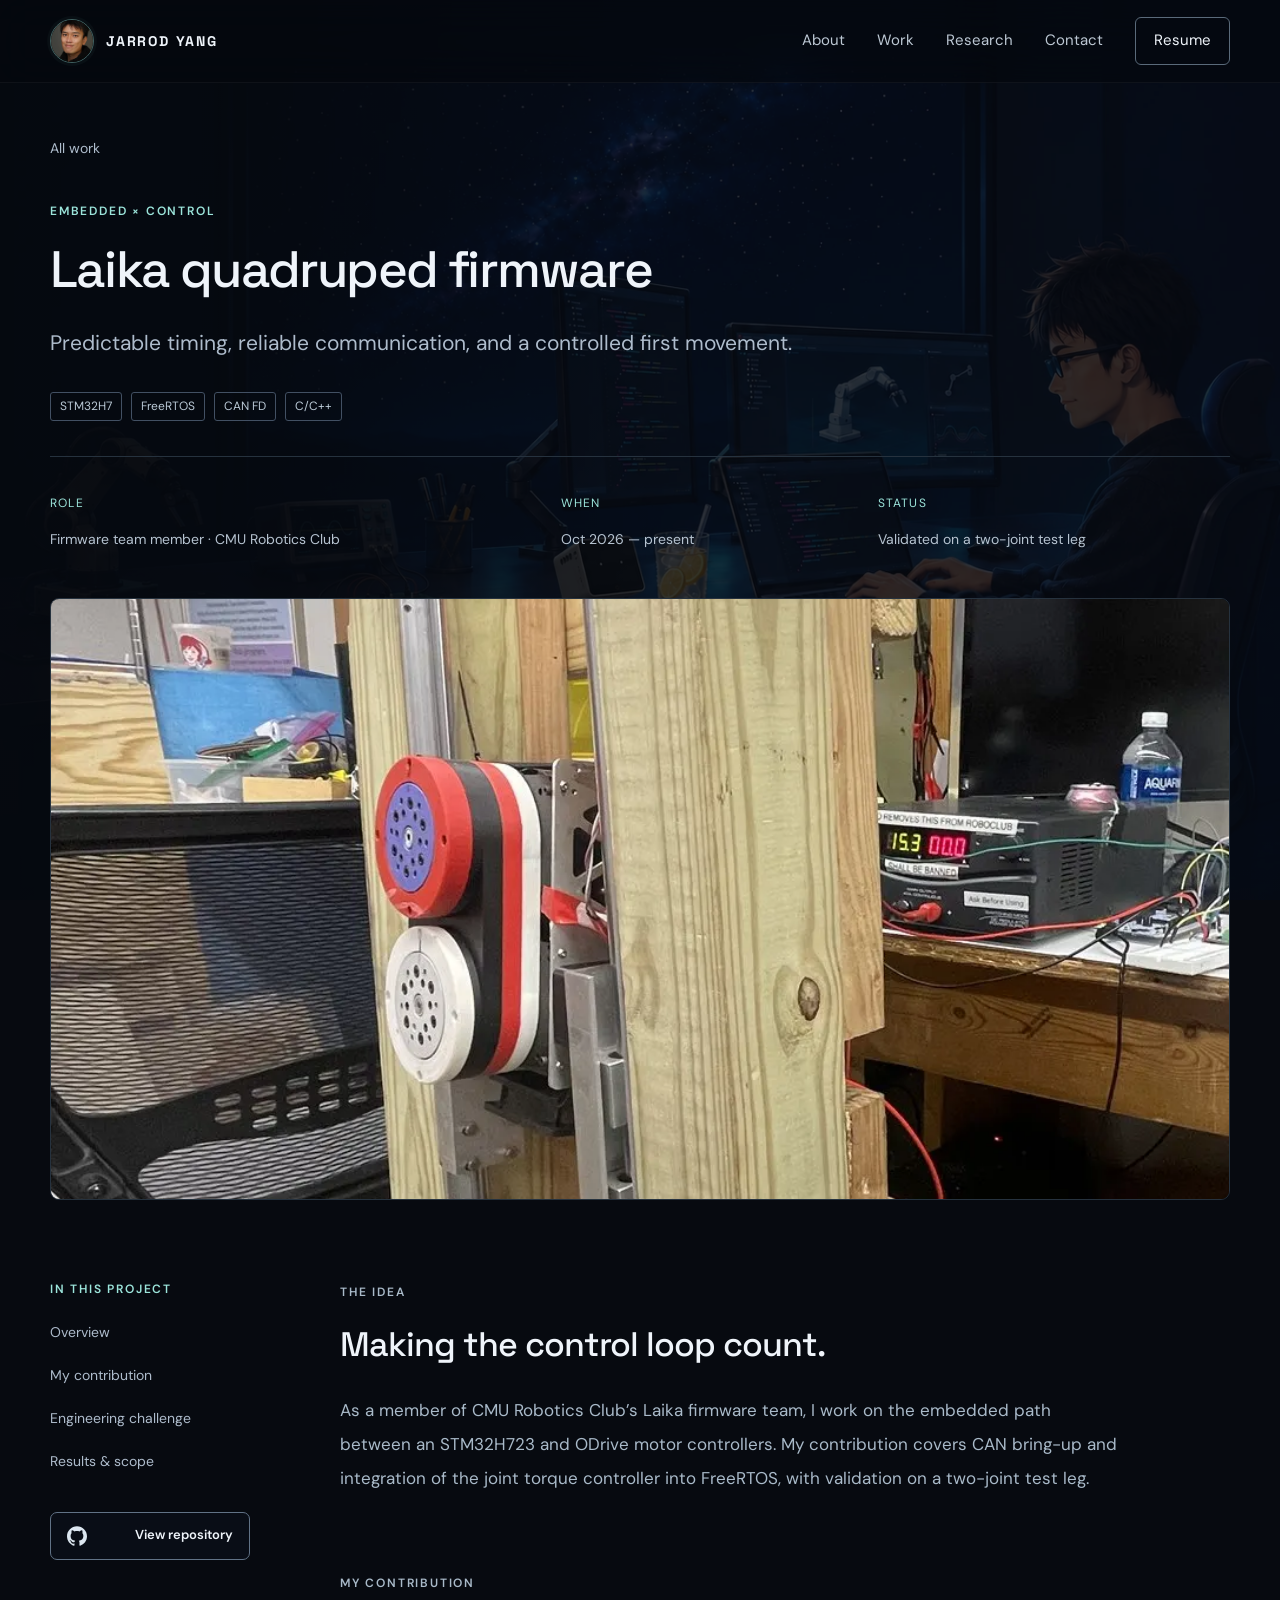
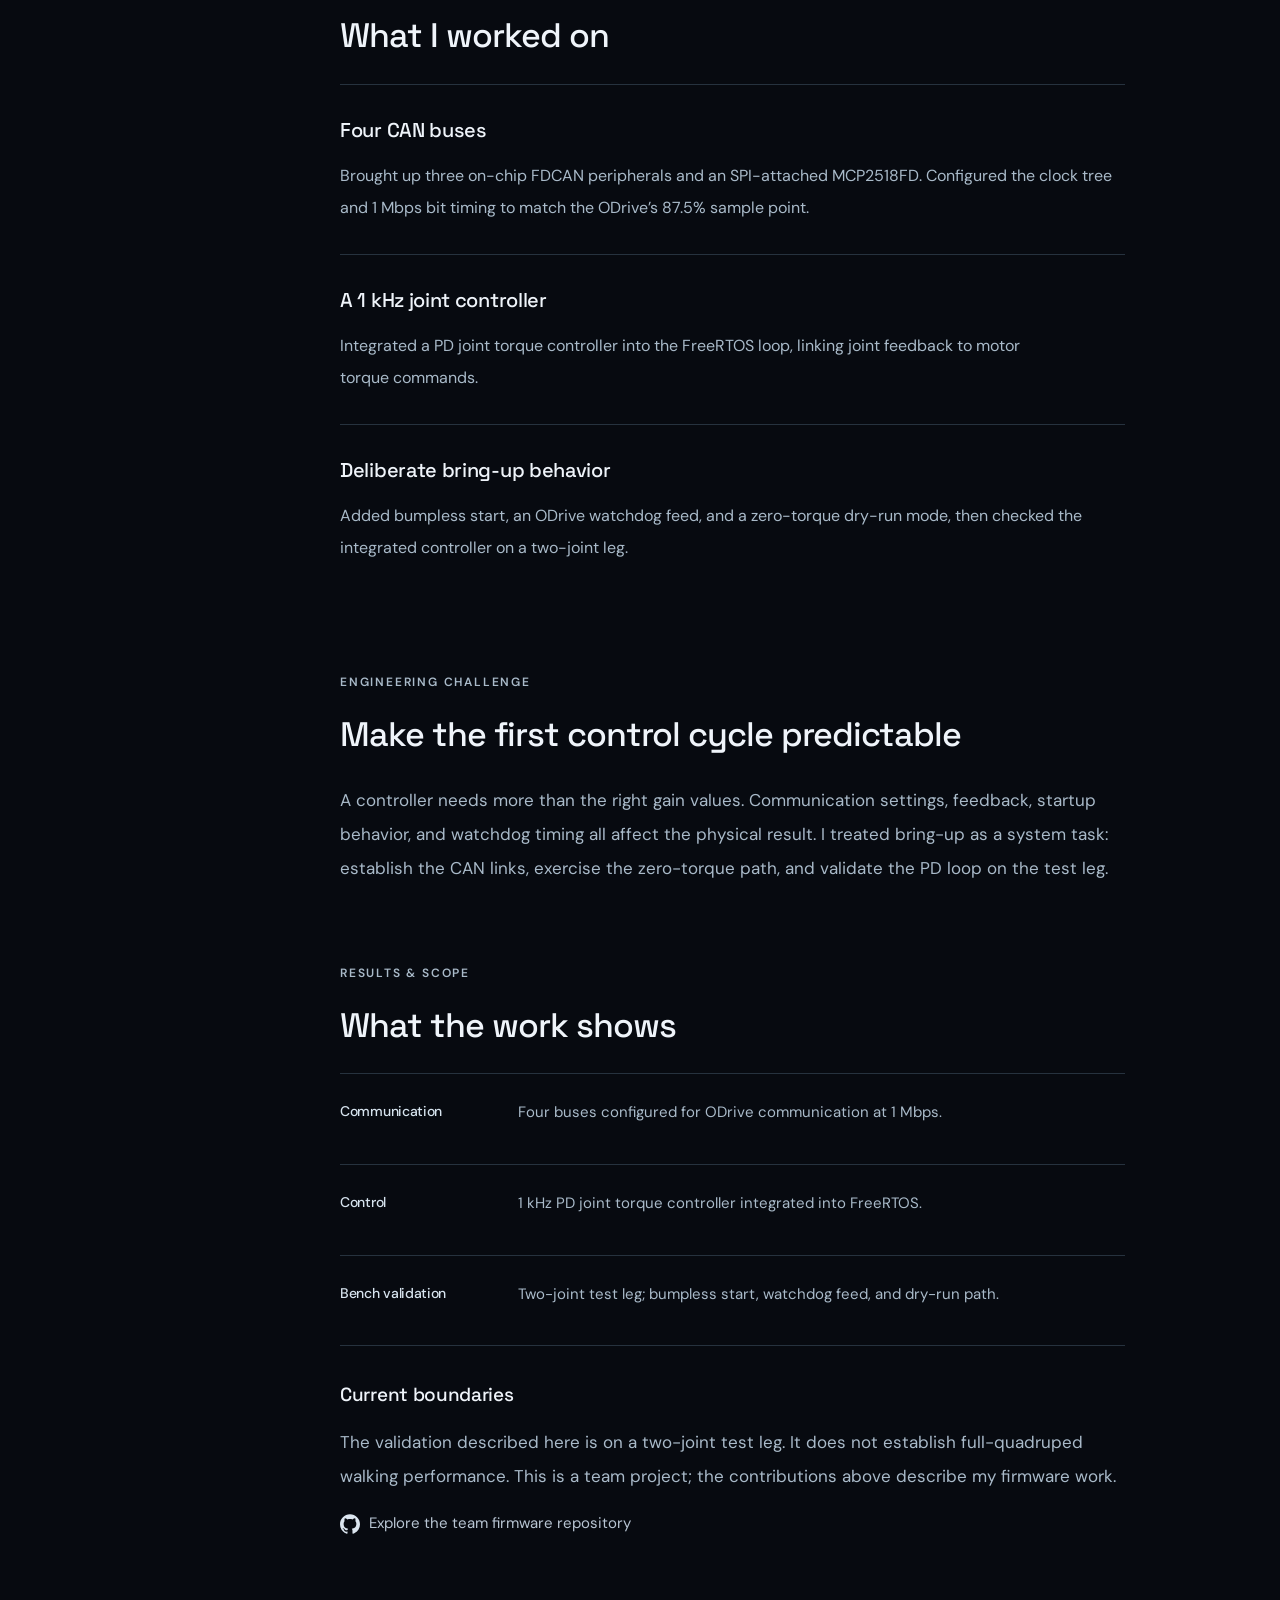
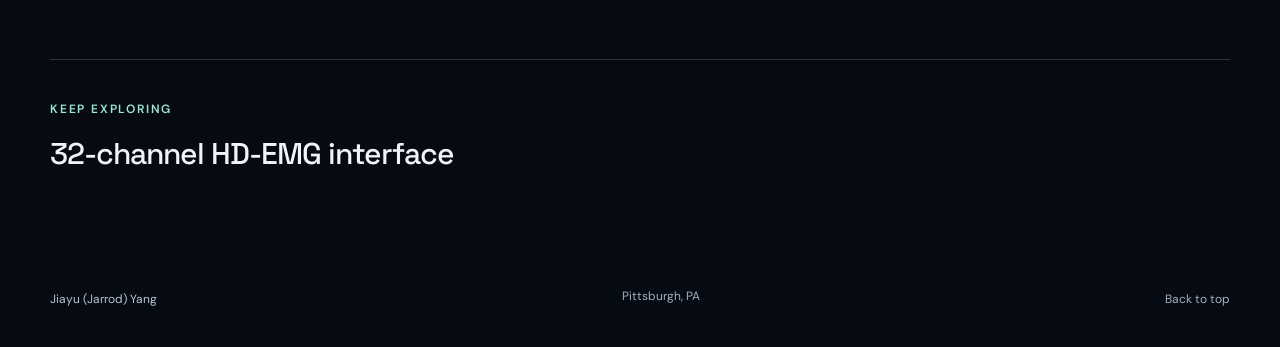
<file: projects/laika-firmware.html>
<!doctype html><html lang="en"><head><meta charset="utf-8"><meta name="viewport" content="width=device-width, initial-scale=1"><meta name="theme-color" content="#090f1b"><title>Laika quadruped firmware — Jarrod Yang</title><meta name="description" content="Motor-control firmware for CMU Robotics Club’s quadruped: four CAN buses, a FreeRTOS control loop, and PD torque control tested on a two-joint leg."><meta property="og:type" content="website"><meta property="og:title" content="Laika quadruped firmware — Jarrod Yang"><meta property="og:description" content="Motor-control firmware for CMU Robotics Club’s quadruped: four CAN buses, a FreeRTOS control loop, and PD torque control tested on a two-joint leg."><meta property="og:image" content="https://jarrod227.github.io/assets/og-image.jpg"><meta property="og:image:width" content="1200"><meta property="og:image:height" content="630"><meta name="twitter:card" content="summary_large_image"><meta property="og:url" content="https://jarrod227.github.io/projects/laika-firmware.html"><link rel="canonical" href="https://jarrod227.github.io/projects/laika-firmware.html"><link rel="icon" type="image/png" sizes="32x32" href="/assets/favicon-32.png"><link rel="apple-touch-icon" href="/assets/apple-touch-icon.png"><link rel="stylesheet" href="/style.css"><link rel="stylesheet" href="/night.css?v=d316b5f0b08e"><script defer src="/script.js?v=d316b5f0b08e"></script></head><body class="inner-page"><div class="night-backdrop" aria-hidden="true"><div class="night-stage"><canvas id="night-sky" class="night-sky"></canvas><canvas id="code-screen" class="code-screen" width="1280" height="880"></canvas><div class="scope-wiring-art"></div><canvas id="scope-screen" class="scope-screen" width="640" height="440"></canvas><canvas id="pc-fans" class="pc-fans" width="480" height="960"></canvas><div class="desk-pet-rest"></div><div class="desk-pet-head"><canvas id="desk-pet-screen" class="desk-pet-screen" width="600" height="400"></canvas></div><div class="typing-hands"></div></div><div class="night-veil"></div></div><a href="#main" class="skip-link">Skip to content</a><header class="site-header"><div class="container nav-wrap"><a href="/" class="brand" aria-label="Jarrod Yang home"><span class="brand-avatar"><img src="/assets/jarrod-yang.webp" alt="" width="44" height="44" decoding="async"></span><span>JARROD YANG</span></a><button class="menu-toggle" aria-label="Open navigation" aria-expanded="false" aria-controls="navigation"><span></span><span></span></button><nav id="navigation" aria-label="Main navigation"><a href="/#about">About</a><a href="/#work">Work</a><a href="/#research">Research</a><a href="/#contact">Contact</a><a href="/resume.html" class="nav-resume">Resume </a></nav></div></header><main id="main"><section class="container detail-hero" id="top"><a href="/#work" class="back-link">All work</a><p class="eyebrow">EMBEDDED × CONTROL</p><h1>Laika quadruped firmware</h1><p class="detail-lead">Predictable timing, reliable communication, and a controlled first movement.</p><div class="tags"><span>STM32H7</span><span>FreeRTOS</span><span>CAN FD</span><span>C/C++</span></div><div class="detail-meta"><div><span>ROLE</span><p>Firmware team member · CMU Robotics Club</p></div><div><span>WHEN</span><p>Oct 2026 — present</p></div><div><span>STATUS</span><p>Validated on a two-joint test leg</p></div></div></section><div class="container detail-visual"><div class="project-visual photo-visual "><img src="/assets/laika-rig.webp" alt="Two-joint Laika test leg with ODrive motors on the bench rig" width="720" height="430" loading="lazy"></div></div><section class="container detail-body"><aside class="detail-sidebar"><p class="eyebrow">IN THIS PROJECT</p><a href="#overview">Overview</a><a href="#contribution">My contribution</a><a href="#challenge">Engineering challenge</a><a href="#results">Results & scope</a><a class="button button-secondary social-link" href="https://github.com/CMU-Robotics-Club/quads_firmware" target="_blank" rel="noopener noreferrer"><svg class="social-icon social-icon-github" viewBox="0 0 24 24" width="20" height="20" aria-hidden="true" focusable="false"><path d="M12 .297c-6.63 0-12 5.373-12 12 0 5.303 3.438 9.8 8.205 11.385.6.113.82-.258.82-.577 0-.285-.01-1.04-.015-2.04-3.338.724-4.042-1.61-4.042-1.61C4.422 18.07 3.633 17.7 3.633 17.7c-1.087-.744.084-.729.084-.729 1.205.084 1.838 1.236 1.838 1.236 1.07 1.835 2.809 1.305 3.495.998.108-.776.417-1.305.76-1.605-2.665-.3-5.466-1.332-5.466-5.93 0-1.31.465-2.38 1.235-3.22-.135-.303-.54-1.523.105-3.176 0 0 1.005-.322 3.3 1.23.96-.267 1.98-.399 3-.405 1.02.006 2.04.138 3 .405 2.28-1.552 3.285-1.23 3.285-1.23.645 1.653.24 2.873.12 3.176.765.84 1.23 1.91 1.23 3.22 0 4.61-2.805 5.625-5.475 5.92.42.36.81 1.096.81 2.22 0 1.606-.015 2.896-.015 3.286 0 .315.21.69.825.57C20.565 22.092 24 17.592 24 12.297c0-6.627-5.373-12-12-12"/></svg><span>View repository</span></a></aside><div class="detail-content"><section id="overview"><p class="eyebrow">THE IDEA</p><h2>Making the control loop count.</h2><p>As a member of CMU Robotics Club’s Laika firmware team, I work on the embedded path between an STM32H723 and ODrive motor controllers. My contribution covers CAN bring-up and integration of the joint torque controller into FreeRTOS, with validation on a two-joint test leg.</p></section><section id="contribution"><p class="eyebrow">MY CONTRIBUTION</p><h2>What I worked on</h2><div class="contribution-list"><article><span class="contribution-number">01</span><div><h3>Four CAN buses</h3><p>Brought up three on-chip FDCAN peripherals and an SPI-attached MCP2518FD. Configured the clock tree and 1 Mbps bit timing to match the ODrive’s 87.5% sample point.</p></div></article><article><span class="contribution-number">02</span><div><h3>A 1 kHz joint controller</h3><p>Integrated a PD joint torque controller into the FreeRTOS loop, linking joint feedback to motor torque commands.</p></div></article><article><span class="contribution-number">03</span><div><h3>Deliberate bring-up behavior</h3><p>Added bumpless start, an ODrive watchdog feed, and a zero-torque dry-run mode, then checked the integrated controller on a two-joint leg.</p></div></article></div></section><section id="challenge"><p class="eyebrow">ENGINEERING CHALLENGE</p><h2>Make the first control cycle predictable</h2><p>A controller needs more than the right gain values. Communication settings, feedback, startup behavior, and watchdog timing all affect the physical result. I treated bring-up as a system task: establish the CAN links, exercise the zero-torque path, and validate the PD loop on the test leg.</p></section><section id="results"><p class="eyebrow">RESULTS & SCOPE</p><h2>What the work shows</h2><div class="result-list"><div><h3>Communication</h3><p>Four buses configured for ODrive communication at 1 Mbps.</p></div><div><h3>Control</h3><p>1 kHz PD joint torque controller integrated into FreeRTOS.</p></div><div><h3>Bench validation</h3><p>Two-joint test leg; bumpless start, watchdog feed, and dry-run path.</p></div></div><h3 class="limits-title">Current boundaries</h3><p>The validation described here is on a two-joint test leg. It does not establish full-quadruped walking performance. This is a team project; the contributions above describe my firmware work.</p><a class="text-link social-link" href="https://github.com/CMU-Robotics-Club/quads_firmware" target="_blank" rel="noopener noreferrer"><svg class="social-icon social-icon-github" viewBox="0 0 24 24" width="20" height="20" aria-hidden="true" focusable="false"><path d="M12 .297c-6.63 0-12 5.373-12 12 0 5.303 3.438 9.8 8.205 11.385.6.113.82-.258.82-.577 0-.285-.01-1.04-.015-2.04-3.338.724-4.042-1.61-4.042-1.61C4.422 18.07 3.633 17.7 3.633 17.7c-1.087-.744.084-.729.084-.729 1.205.084 1.838 1.236 1.838 1.236 1.07 1.835 2.809 1.305 3.495.998.108-.776.417-1.305.76-1.605-2.665-.3-5.466-1.332-5.466-5.93 0-1.31.465-2.38 1.235-3.22-.135-.303-.54-1.523.105-3.176 0 0 1.005-.322 3.3 1.23.96-.267 1.98-.399 3-.405 1.02.006 2.04.138 3 .405 2.28-1.552 3.285-1.23 3.285-1.23.645 1.653.24 2.873.12 3.176.765.84 1.23 1.91 1.23 3.22 0 4.61-2.805 5.625-5.475 5.92.42.36.81 1.096.81 2.22 0 1.606-.015 2.896-.015 3.286 0 .315.21.69.825.57C20.565 22.092 24 17.592 24 12.297c0-6.627-5.373-12-12-12"/></svg><span>Explore the team firmware repository</span></a></section></div></section><section class="container next-project"><p class="eyebrow">KEEP EXPLORING</p><a href="/projects/hd-emg.html">32-channel HD-EMG interface <span aria-hidden="true"></span></a></section></main><footer><div class="container footer-inner"><a href="/" class="footer-name">Jiayu (Jarrod) Yang</a><span>Pittsburgh, PA</span><a href="#top">Back to top</a></div></footer><div class="toast" role="status" aria-live="polite"></div></body></html>
</file>
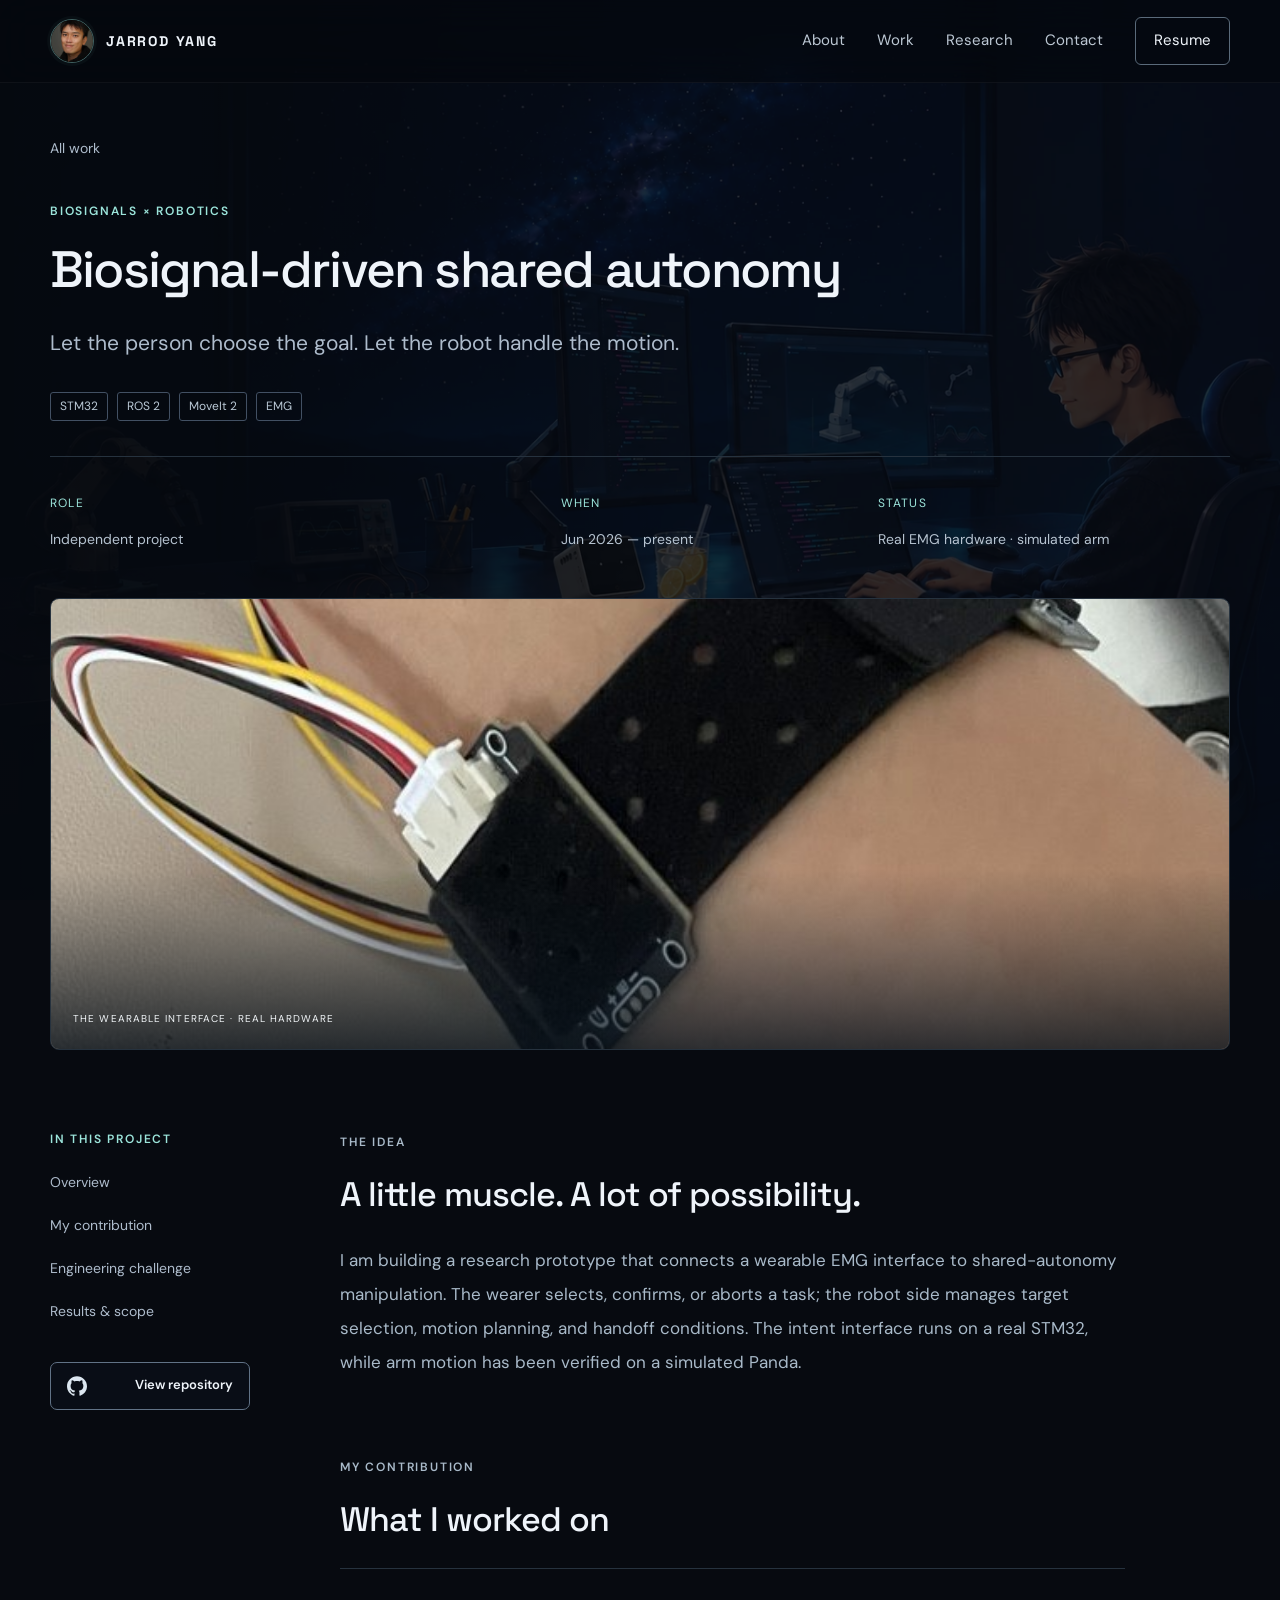
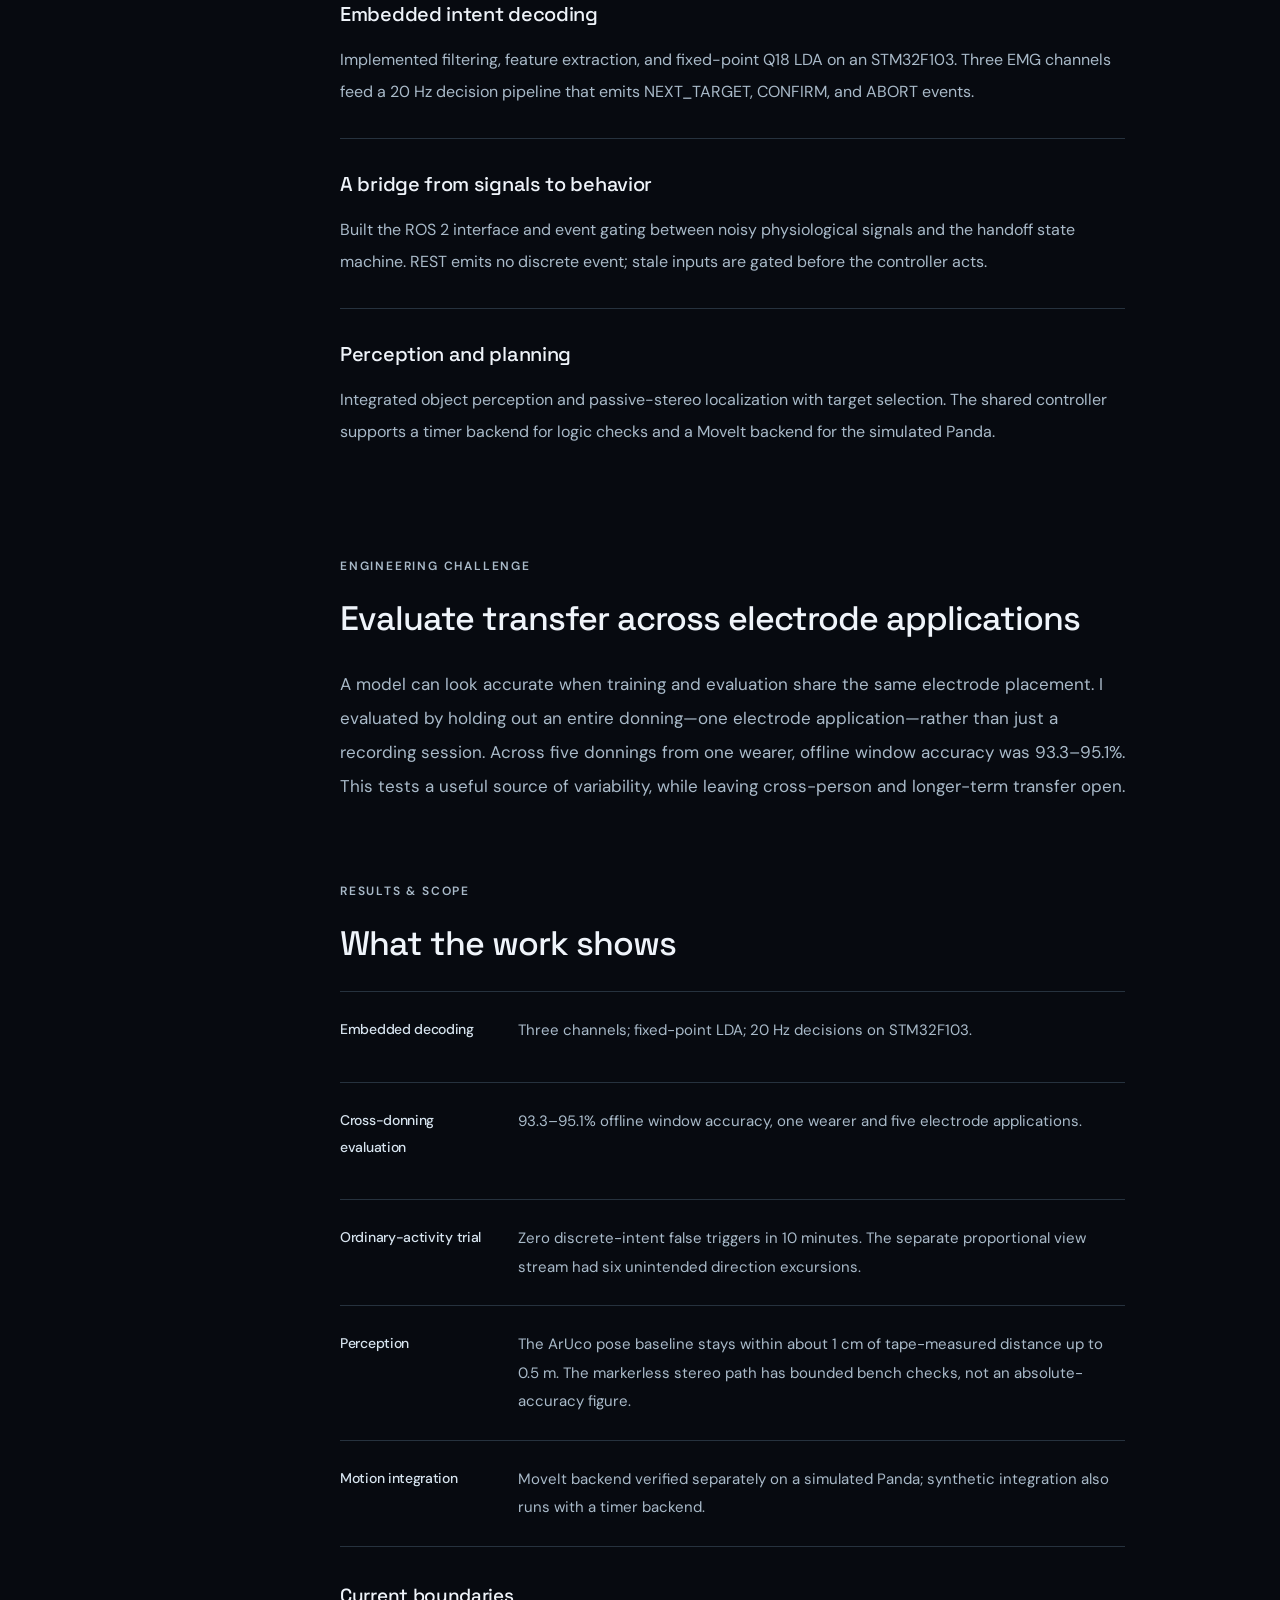
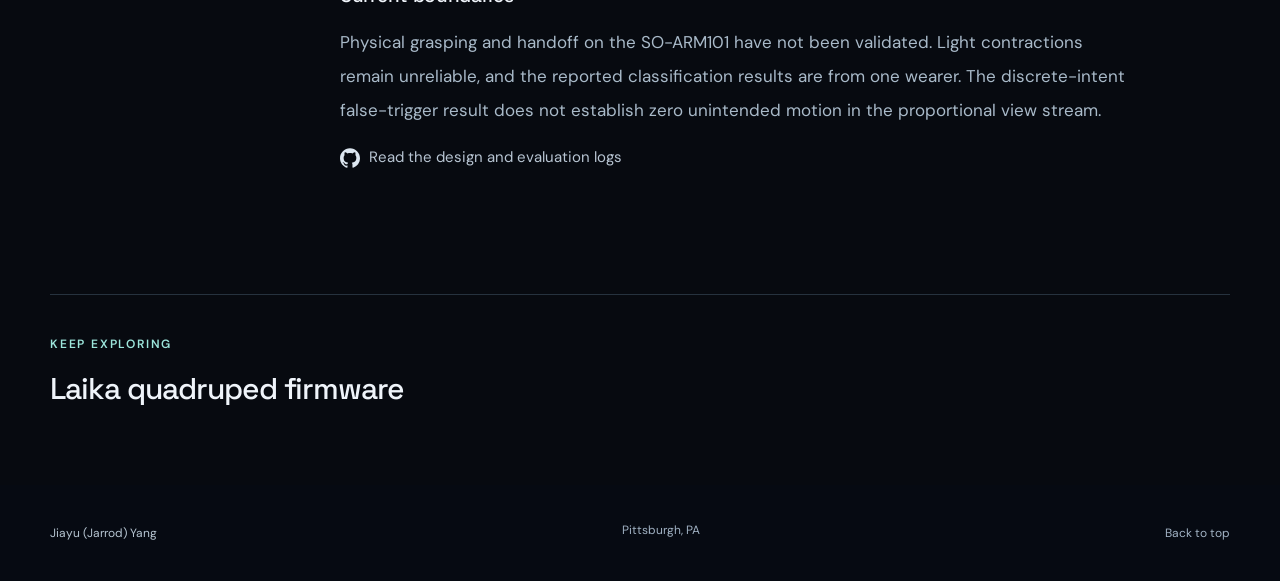
<file: projects/shared-autonomy.html>
<!doctype html><html lang="en"><head><meta charset="utf-8"><meta name="viewport" content="width=device-width, initial-scale=1"><meta name="theme-color" content="#090f1b"><title>Biosignal-driven shared autonomy — Jarrod Yang</title><meta name="description" content="Three muscle-sensing channels turn user intent into commands for a ROS 2 manipulation system, with perception and planning handling the next steps."><meta property="og:type" content="website"><meta property="og:title" content="Biosignal-driven shared autonomy — Jarrod Yang"><meta property="og:description" content="Three muscle-sensing channels turn user intent into commands for a ROS 2 manipulation system, with perception and planning handling the next steps."><meta property="og:image" content="https://jarrod227.github.io/assets/og-image.jpg"><meta property="og:image:width" content="1200"><meta property="og:image:height" content="630"><meta name="twitter:card" content="summary_large_image"><meta property="og:url" content="https://jarrod227.github.io/projects/shared-autonomy.html"><link rel="canonical" href="https://jarrod227.github.io/projects/shared-autonomy.html"><link rel="icon" type="image/png" sizes="32x32" href="/assets/favicon-32.png"><link rel="apple-touch-icon" href="/assets/apple-touch-icon.png"><link rel="stylesheet" href="/style.css"><link rel="stylesheet" href="/night.css?v=d316b5f0b08e"><script defer src="/script.js?v=d316b5f0b08e"></script></head><body class="inner-page"><div class="night-backdrop" aria-hidden="true"><div class="night-stage"><canvas id="night-sky" class="night-sky"></canvas><canvas id="code-screen" class="code-screen" width="1280" height="880"></canvas><div class="scope-wiring-art"></div><canvas id="scope-screen" class="scope-screen" width="640" height="440"></canvas><canvas id="pc-fans" class="pc-fans" width="480" height="960"></canvas><div class="desk-pet-rest"></div><div class="desk-pet-head"><canvas id="desk-pet-screen" class="desk-pet-screen" width="600" height="400"></canvas></div><div class="typing-hands"></div></div><div class="night-veil"></div></div><a href="#main" class="skip-link">Skip to content</a><header class="site-header"><div class="container nav-wrap"><a href="/" class="brand" aria-label="Jarrod Yang home"><span class="brand-avatar"><img src="/assets/jarrod-yang.webp" alt="" width="44" height="44" decoding="async"></span><span>JARROD YANG</span></a><button class="menu-toggle" aria-label="Open navigation" aria-expanded="false" aria-controls="navigation"><span></span><span></span></button><nav id="navigation" aria-label="Main navigation"><a href="/#about">About</a><a href="/#work">Work</a><a href="/#research">Research</a><a href="/#contact">Contact</a><a href="/resume.html" class="nav-resume">Resume </a></nav></div></header><main id="main"><section class="container detail-hero" id="top"><a href="/#work" class="back-link">All work</a><p class="eyebrow">BIOSIGNALS × ROBOTICS</p><h1>Biosignal-driven shared autonomy</h1><p class="detail-lead">Let the person choose the goal. Let the robot handle the motion.</p><div class="tags"><span>STM32</span><span>ROS 2</span><span>MoveIt 2</span><span>EMG</span></div><div class="detail-meta"><div><span>ROLE</span><p>Independent project</p></div><div><span>WHEN</span><p>Jun 2026 — present</p></div><div><span>STATUS</span><p>Real EMG hardware · simulated arm</p></div></div></section><div class="container detail-visual"><div class="project-visual emg-photo "><img src="/assets/emg-band.jpg" alt="The project’s three-channel EMG band worn on a forearm" width="700" height="610" loading="lazy"><span class="visual-caption">THE WEARABLE INTERFACE · REAL HARDWARE</span></div></div><section class="container detail-body"><aside class="detail-sidebar"><p class="eyebrow">IN THIS PROJECT</p><a href="#overview">Overview</a><a href="#contribution">My contribution</a><a href="#challenge">Engineering challenge</a><a href="#results">Results & scope</a><a class="button button-secondary social-link" href="https://github.com/jarrod227/emg-shared-autonomy-arm" target="_blank" rel="noopener noreferrer"><svg class="social-icon social-icon-github" viewBox="0 0 24 24" width="20" height="20" aria-hidden="true" focusable="false"><path d="M12 .297c-6.63 0-12 5.373-12 12 0 5.303 3.438 9.8 8.205 11.385.6.113.82-.258.82-.577 0-.285-.01-1.04-.015-2.04-3.338.724-4.042-1.61-4.042-1.61C4.422 18.07 3.633 17.7 3.633 17.7c-1.087-.744.084-.729.084-.729 1.205.084 1.838 1.236 1.838 1.236 1.07 1.835 2.809 1.305 3.495.998.108-.776.417-1.305.76-1.605-2.665-.3-5.466-1.332-5.466-5.93 0-1.31.465-2.38 1.235-3.22-.135-.303-.54-1.523.105-3.176 0 0 1.005-.322 3.3 1.23.96-.267 1.98-.399 3-.405 1.02.006 2.04.138 3 .405 2.28-1.552 3.285-1.23 3.285-1.23.645 1.653.24 2.873.12 3.176.765.84 1.23 1.91 1.23 3.22 0 4.61-2.805 5.625-5.475 5.92.42.36.81 1.096.81 2.22 0 1.606-.015 2.896-.015 3.286 0 .315.21.69.825.57C20.565 22.092 24 17.592 24 12.297c0-6.627-5.373-12-12-12"/></svg><span>View repository</span></a></aside><div class="detail-content"><section id="overview"><p class="eyebrow">THE IDEA</p><h2>A little muscle. A lot of possibility.</h2><p>I am building a research prototype that connects a wearable EMG interface to shared-autonomy manipulation. The wearer selects, confirms, or aborts a task; the robot side manages target selection, motion planning, and handoff conditions. The intent interface runs on a real STM32, while arm motion has been verified on a simulated Panda.</p></section><section id="contribution"><p class="eyebrow">MY CONTRIBUTION</p><h2>What I worked on</h2><div class="contribution-list"><article><span class="contribution-number">01</span><div><h3>Embedded intent decoding</h3><p>Implemented filtering, feature extraction, and fixed-point Q18 LDA on an STM32F103. Three EMG channels feed a 20 Hz decision pipeline that emits NEXT_TARGET, CONFIRM, and ABORT events.</p></div></article><article><span class="contribution-number">02</span><div><h3>A bridge from signals to behavior</h3><p>Built the ROS 2 interface and event gating between noisy physiological signals and the handoff state machine. REST emits no discrete event; stale inputs are gated before the controller acts.</p></div></article><article><span class="contribution-number">03</span><div><h3>Perception and planning</h3><p>Integrated object perception and passive-stereo localization with target selection. The shared controller supports a timer backend for logic checks and a MoveIt backend for the simulated Panda.</p></div></article></div></section><section id="challenge"><p class="eyebrow">ENGINEERING CHALLENGE</p><h2>Evaluate transfer across electrode applications</h2><p>A model can look accurate when training and evaluation share the same electrode placement. I evaluated by holding out an entire donning—one electrode application—rather than just a recording session. Across five donnings from one wearer, offline window accuracy was 93.3–95.1%. This tests a useful source of variability, while leaving cross-person and longer-term transfer open.</p></section><section id="results"><p class="eyebrow">RESULTS & SCOPE</p><h2>What the work shows</h2><div class="result-list"><div><h3>Embedded decoding</h3><p>Three channels; fixed-point LDA; 20 Hz decisions on STM32F103.</p></div><div><h3>Cross-donning evaluation</h3><p>93.3–95.1% offline window accuracy, one wearer and five electrode applications.</p></div><div><h3>Ordinary-activity trial</h3><p>Zero discrete-intent false triggers in 10 minutes. The separate proportional view stream had six unintended direction excursions.</p></div><div><h3>Perception</h3><p>The ArUco pose baseline stays within about 1 cm of tape-measured distance up to 0.5 m. The markerless stereo path has bounded bench checks, not an absolute-accuracy figure.</p></div><div><h3>Motion integration</h3><p>MoveIt backend verified separately on a simulated Panda; synthetic integration also runs with a timer backend.</p></div></div><h3 class="limits-title">Current boundaries</h3><p>Physical grasping and handoff on the SO-ARM101 have not been validated. Light contractions remain unreliable, and the reported classification results are from one wearer. The discrete-intent false-trigger result does not establish zero unintended motion in the proportional view stream.</p><a class="text-link social-link" href="https://github.com/jarrod227/emg-shared-autonomy-arm#measured-results-and-limits" target="_blank" rel="noopener noreferrer"><svg class="social-icon social-icon-github" viewBox="0 0 24 24" width="20" height="20" aria-hidden="true" focusable="false"><path d="M12 .297c-6.63 0-12 5.373-12 12 0 5.303 3.438 9.8 8.205 11.385.6.113.82-.258.82-.577 0-.285-.01-1.04-.015-2.04-3.338.724-4.042-1.61-4.042-1.61C4.422 18.07 3.633 17.7 3.633 17.7c-1.087-.744.084-.729.084-.729 1.205.084 1.838 1.236 1.838 1.236 1.07 1.835 2.809 1.305 3.495.998.108-.776.417-1.305.76-1.605-2.665-.3-5.466-1.332-5.466-5.93 0-1.31.465-2.38 1.235-3.22-.135-.303-.54-1.523.105-3.176 0 0 1.005-.322 3.3 1.23.96-.267 1.98-.399 3-.405 1.02.006 2.04.138 3 .405 2.28-1.552 3.285-1.23 3.285-1.23.645 1.653.24 2.873.12 3.176.765.84 1.23 1.91 1.23 3.22 0 4.61-2.805 5.625-5.475 5.92.42.36.81 1.096.81 2.22 0 1.606-.015 2.896-.015 3.286 0 .315.21.69.825.57C20.565 22.092 24 17.592 24 12.297c0-6.627-5.373-12-12-12"/></svg><span>Read the design and evaluation logs</span></a></section></div></section><section class="container next-project"><p class="eyebrow">KEEP EXPLORING</p><a href="/projects/laika-firmware.html">Laika quadruped firmware <span aria-hidden="true"></span></a></section></main><footer><div class="container footer-inner"><a href="/" class="footer-name">Jiayu (Jarrod) Yang</a><span>Pittsburgh, PA</span><a href="#top">Back to top</a></div></footer><div class="toast" role="status" aria-live="polite"></div></body></html>
</file>
<file: style.css>
@font-face{font-family:'DM Sans';font-style:normal;font-weight:400 700;font-display:swap;src:url('/assets/dm-sans.woff2') format('woff2');}
@font-face{font-family:'Space Grotesk';font-style:normal;font-weight:400 700;font-display:swap;src:url('/assets/space-grotesk.woff2') format('woff2');}

:root{--bg:#090f1b;--surface:#0e1828;--surface-2:#101d2d;--ink:#edf1f5;--muted:#9aa9ba;--subtle:#718498;--accent:#77e1cb;--line:#253142;--display:'Space Grotesk',Arial,sans-serif;--body:'DM Sans',Arial,sans-serif}
*{box-sizing:border-box}html{scroll-behavior:smooth;scroll-padding-top:105px}body{margin:0;background:var(--bg);color:var(--ink);font:16px/1.7 var(--body);-webkit-font-smoothing:antialiased}a{color:inherit;text-decoration:none}button{font:inherit}img{display:block;max-width:100%;height:auto}button,a{-webkit-tap-highlight-color:transparent}a,button{touch-action:manipulation}a:focus-visible,button:focus-visible{outline:2px solid var(--accent);outline-offset:6px}::selection{background:var(--accent);color:var(--bg)}.container{max-width:1240px;width:calc(100% - 112px);margin:0 auto}.skip-link{position:fixed;left:20px;top:-80px;background:var(--accent);color:var(--bg);padding:10px 20px;z-index:100}.skip-link:focus{top:12px}.site-header{position:sticky;top:0;z-index:30;background:#090f1bf0;backdrop-filter:blur(16px);border-bottom:1px solid #ffffff0b}.nav-wrap{min-height:88px;display:flex;justify-content:space-between;align-items:center}.brand{display:flex;align-items:center;gap:11px;font:700 17px var(--display);letter-spacing:2px}.brand img{border-radius:50%}.brand-dot{color:var(--accent)}nav{display:flex;align-items:center;gap:32px;font-size:14px}nav>a{color:#bdc8d4;transition:color .2s}nav>a:hover,nav>a.active{color:var(--accent)}.nav-resume{border:1px solid #425267;border-radius:5px;padding:8px 16px;color:var(--ink)}.menu-toggle{display:none}.hero{padding-top:75px;padding-bottom:74px;display:grid;grid-template-columns:1.42fr 1fr;gap:50px;align-items:center}.eyebrow{font-size:11px;font-weight:600;letter-spacing:2px;line-height:1.6;color:var(--accent);margin:0 0 24px}.status-dot{width:6px;height:6px;display:inline-block;background:var(--accent);border-radius:50%;box-shadow:0 0 12px #77e1cb40;vertical-align:middle;margin-right:8px}.intro-name{font-size:18px;letter-spacing:-.3px;margin:0 0 13px;color:#dde6ef}.intro-name span{color:var(--muted)}h1,h2,h3,p{margin-top:0}h1,h2,h3{font-family:var(--display);font-weight:500}h1{font-size:clamp(48px,5.1vw,72px);line-height:1.09;letter-spacing:-3.3px;margin-bottom:24px}h1>span{color:var(--accent)}.hero-description{font-size:17px;line-height:1.8;max-width:490px;color:var(--muted);margin-bottom:21px}.hero-description strong{font-weight:500;color:#d3deea}.affiliation{font-size:13px;color:#a7b5c5;line-height:1.8;margin-bottom:28px}.hero-actions{display:flex;gap:12px;align-items:center}.button{display:inline-flex;justify-content:center;align-items:center;gap:24px;padding:12px 21px;font-size:13px;font-weight:600;line-height:1.6;border-radius:5px;transition:background .2s,transform .2s}.button:hover{transform:translateY(-2px)}.button-primary{background:var(--accent);color:#09201f;border:1px solid var(--accent)}.button-primary:hover{background:#9ae9d9}.button-secondary{border:1px solid #3b4a5e;background:transparent;color:var(--ink)}.button-secondary:hover{background:#192737}.quick-links{display:flex;gap:24px;margin-top:23px}.text-link{font-size:13px;display:inline-flex;gap:12px;align-items:center;color:#b8c5d3;transition:color .2s}.text-link:hover{color:var(--accent)}.portrait-area{padding:0 10px 0 22px}.portrait-frame{position:relative;background:#45453f;border-radius:8px;box-shadow:16px 16px 0 -1px var(--bg),16px 16px 0 0 #354554}.portrait-frame>img{width:100%;height:450px;object-fit:cover;object-position:50% 34%;border-radius:8px}.portrait-frame:after{content:'';position:absolute;inset:0;border-radius:8px;background:linear-gradient(transparent 65%,#07101dc9)}.portrait-caption{position:absolute;bottom:20px;left:24px;right:24px;display:flex;justify-content:space-between;font-size:9px;letter-spacing:1.5px;z-index:1;color:#e4e9ec}.portrait-corner{position:absolute;z-index:2;width:24px;height:24px;border-color:var(--accent);border-style:solid;pointer-events:none}.corner-tl{top:-7px;left:-7px;border-width:1px 0 0 1px}.corner-br{bottom:-7px;right:-7px;border-width:0 1px 1px 0}.availability{font-size:11px;text-align:center;color:#b2c3cf;margin-top:33px;letter-spacing:.1px}.discipline-strip{border-block:1px solid var(--line)}.discipline-strip>.container{min-height:78px;display:flex;align-items:center;gap:25px}.discipline-strip span{font-size:10px;letter-spacing:2px;color:#b5c5d2}.discipline-strip i{font-size:18px;font-style:normal;color:var(--accent)}.discipline-strip .strip-note{margin-left:auto;letter-spacing:.1px;font-size:12px;color:var(--subtle)}.work-section{padding-top:95px;padding-bottom:92px}.section-heading{display:flex;justify-content:space-between;align-items:flex-end;margin-bottom:36px}.section-heading .eyebrow{margin-bottom:16px}h2{font-size:42px;letter-spacing:-1.8px;line-height:1.2;margin-bottom:20px}h2>span{color:#91a3b7}.section-heading h2{margin-bottom:0}.section-heading>p{font-size:14px;color:var(--muted);margin-bottom:3px}.projects-grid{display:grid;grid-template-columns:1fr 1fr;gap:25px}.project-card{background:var(--surface);border:1px solid var(--line);border-radius:9px;overflow:hidden;transition:border-color .2s}.project-card:hover{border-color:#4b6a7e}.project-visual{position:relative;overflow:hidden;background:#102035}.project-visual>img{width:100%;height:auto;transition:transform .6s}.project-card:hover .project-visual>img{transform:scale(1.025)}.project-visual.emg-photo>img{height:100%;width:100%;object-fit:cover;object-position:center}.emg-photo:after{content:'';position:absolute;inset:0;background:linear-gradient(transparent 60%,#050e17c9)}.visual-caption{position:absolute;bottom:20px;left:24px;z-index:1;font-size:9px;letter-spacing:1.8px;color:#f2f6f9}.featured{grid-column:1/-1;display:grid;grid-template-columns:1fr 1fr}.featured .visual-link,.featured .project-visual{height:100%;min-height:365px}.featured .project-copy{display:flex;flex-direction:column;justify-content:center;padding:36px 39px}.project-copy{padding:25px 28px 26px}.project-eyebrow{display:flex;gap:10px;justify-content:space-between;align-items:center;color:var(--accent);font-size:9px;font-weight:600;letter-spacing:1.3px;line-height:1.6;margin-bottom:17px}.project-arrow{font-size:22px;line-height:1;color:var(--muted)}.project-copy h3{font-size:25px;letter-spacing:-.8px;line-height:1.25;margin-bottom:15px}.project-copy h3 a:hover{color:var(--accent)}.project-copy>p{font-size:13px;color:var(--muted);line-height:1.8;margin-bottom:19px}.tags{display:flex;flex-wrap:wrap;gap:7px}.tags>span{border:1px solid #334256;padding:3px 9px;border-radius:3px;font-size:10px;line-height:1.5;color:#bac9d6}.project-bottom{margin-top:26px;padding-top:18px;border-top:1px solid var(--line);display:flex;align-items:center;justify-content:space-between;gap:12px}.project-bottom>span{font-size:10px;color:#859aaf;max-width:58%}.project-bottom .text-link{font-size:11px;white-space:nowrap;gap:8px}.projects-grid>.project-card:nth-child(4){grid-column:1/-1;display:grid;grid-template-columns:1fr 1fr}.projects-grid>.project-card:nth-child(4) .project-copy{display:flex;flex-direction:column;justify-content:center;padding:32px 39px}.projects-grid>.project-card:nth-child(4) .project-visual{height:100%;display:flex;align-items:center;background:#0d1b2d}.more-project{display:flex;justify-content:space-between;align-items:center;padding:30px 0 0;margin-top:15px;gap:24px}.more-project .eyebrow{font-size:9px;letter-spacing:1.4px;color:var(--subtle)}.more-project h3{font-size:23px;letter-spacing:-.5px;margin:6px 0}.more-project p{font-size:13px;margin-bottom:0;color:var(--muted)}.more-arrow{width:48px;height:48px;display:flex;justify-content:center;align-items:center;border:1px solid var(--line);border-radius:50%;font-size:22px;flex-shrink:0;transition:color .2s,border-color .2s}.more-project:hover .more-arrow{border-color:var(--accent);color:var(--accent)}.research-section{padding:85px 0;background:#101b2a;border-block:1px solid var(--line)}.research-layout{display:grid;grid-template-columns:1fr 1.05fr;gap:100px}.research-layout h2{font-size:48px;line-height:1.15}.research-layout h2>span{color:var(--accent)}.research-affiliation{font-size:12px;color:var(--muted);line-height:1.8;margin:25px 0 0}.research-copy{padding-top:37px}.large-copy{font-size:20px;line-height:1.6;color:#d6e1ec;letter-spacing:-.3px}.research-copy>p:not(.large-copy){font-size:14px;color:var(--muted);line-height:1.9}.research-specs{display:flex;justify-content:space-between;border-block:1px solid #304052;padding:23px 0;margin:28px 0 22px;gap:20px}.research-specs>div{display:flex;flex-direction:column}.research-specs strong{font:500 32px/1.3 var(--display);color:var(--accent);letter-spacing:-1px}.research-specs small{font-size:17px}.research-specs span{font-size:10px;color:var(--muted);margin-top:4px}.about-section{padding-top:96px;padding-bottom:96px}.about-heading{margin-bottom:36px}.about-heading .eyebrow{margin-bottom:16px}.about-heading h2{font-size:41px}.about-layout{display:grid;grid-template-columns:1.2fr 1fr;gap:100px}.about-copy>p:not(.large-copy){font-size:14px;color:var(--muted);line-height:1.95}.about-copy>.text-link{margin-top:8px}.toolbox{padding-top:3px}.toolbox>div{padding:19px 0;border-bottom:1px solid var(--line);display:grid;grid-template-columns:28px 80px 1fr;gap:12px;align-items:start}.toolbox>div:first-child{border-top:1px solid var(--line)}.toolbox>div>span{font-size:10px;color:var(--accent);padding-top:3px}.toolbox h3{font-size:17px;margin:0}.toolbox p{font-size:11px;color:var(--muted);line-height:1.85;margin:0}.contact-section{background:#101b2a;padding:76px 0 80px;border-block:1px solid var(--line)}.contact-layout{display:grid;grid-template-columns:1.2fr 1fr;gap:65px;align-items:center}.contact-layout .eyebrow{margin-bottom:18px}.contact-layout h2{font-size:40px}.contact-layout h2>span{color:var(--accent)}.contact-layout p:not(.eyebrow){font-size:14px;color:var(--muted);max-width:440px;margin-bottom:0}.email-link{font-family:var(--display);font-size:clamp(16px,1.7vw,23px);letter-spacing:-.6px;display:flex;justify-content:space-between;gap:20px;padding-bottom:12px;border-bottom:1px solid #405065}.email-link:hover{color:var(--accent)}.copy-email{background:none;color:var(--muted);border:0;padding:10px 0;cursor:pointer;font-size:11px;display:flex;gap:12px;align-items:center}.copy-email:hover{color:var(--accent)}.contact-links .quick-links{margin-top:20px}footer{padding:27px 0}.footer-inner{display:flex;justify-content:space-between;font-size:10px;color:#8799ab}.footer-name{color:#b6c5d2}.toast{position:fixed;bottom:24px;left:50%;transform:translate(-50%,20px);background:var(--accent);color:#06231c;border-radius:5px;padding:11px 20px;font-size:13px;z-index:80;opacity:0;pointer-events:none;transition:opacity .2s,transform .2s}.toast.visible{opacity:1;transform:translate(-50%,0)}
.detail-hero{padding-top:38px;padding-bottom:35px}.back-link{font-size:12px;color:var(--muted);display:inline-block;margin-bottom:40px}.back-link:hover{color:var(--accent)}.detail-hero>.eyebrow{margin-bottom:18px}.detail-hero h1{font-size:clamp(39px,4.4vw,60px);max-width:900px;line-height:1.1;letter-spacing:-2.3px;margin-bottom:18px}.detail-lead{color:var(--muted);font-size:19px;max-width:780px;margin-bottom:25px}.detail-meta{display:grid;grid-template-columns:1.35fr .8fr 1fr;gap:40px;padding-top:28px;margin-top:33px;border-top:1px solid var(--line)}.detail-meta span{font-size:9px;letter-spacing:1.7px;color:var(--accent)}.detail-meta p{margin:5px 0 0;font-size:12px;color:#b6c3d0}.detail-visual{margin-top:0;margin-bottom:65px}.detail-visual>.project-visual{border-radius:9px;border:1px solid var(--line)}.detail-visual>.project-visual>img{max-height:455px;object-fit:contain;background:#0d1c2f}.detail-visual>.emg-photo>img{height:455px;object-fit:cover;object-position:50% 45%}.detail-body{display:grid;grid-template-columns:230px minmax(0,1fr);gap:85px;padding-bottom:35px;align-items:start}.detail-sidebar{position:sticky;top:127px;display:flex;flex-direction:column;gap:12px}.detail-sidebar .eyebrow{font-size:10px;margin-bottom:4px}.detail-sidebar>a:not(.button){font-size:12px;color:var(--muted)}.detail-sidebar>a:hover{color:var(--accent)}.detail-sidebar .button{font-size:11px;margin-top:18px;padding-inline:14px;justify-content:space-between;max-width:200px}.detail-content{max-width:785px}.detail-content>section{margin-bottom:60px;scroll-margin-top:120px}.detail-content .eyebrow{font-size:10px;margin-bottom:14px}.detail-content h2{font-size:33px;letter-spacing:-1px;line-height:1.25}.detail-content p{font-size:15px;color:#a9bac9;line-height:1.9}.detail-content h3{font-size:18px;letter-spacing:-.3px;margin-bottom:10px}.contribution-list article{display:flex;gap:22px;padding:22px 0;border-top:1px solid var(--line)}.contribution-number{font:400 12px var(--display);color:var(--accent);padding-top:6px}.contribution-list article p{font-size:14px;margin-bottom:0}.result-list{border-top:1px solid var(--line);margin-bottom:28px}.result-list>div{display:grid;grid-template-columns:160px 1fr;gap:25px;border-bottom:1px solid var(--line);padding:17px 0}.result-list h3{font:500 12px/1.7 var(--body);margin:0;color:#d7e4ef}.result-list p{font-size:13px;margin:0;line-height:1.8}.detail-content .limits-title{font-size:17px;margin-top:30px}.video-preview{display:block;position:relative;background:var(--surface);margin:20px 0;border-radius:8px;overflow:hidden;max-width:650px}.video-preview img{width:100%;aspect-ratio:16/9;object-fit:cover;opacity:.8;transition:opacity .2s}.video-preview:hover img{opacity:1}.play-button{position:absolute;left:50%;top:50%;transform:translate(-50%,-50%);display:flex;align-items:center;justify-content:center;background:var(--accent);color:#08271d;width:64px;height:64px;border-radius:50%;font-size:23px;padding-left:4px}.next-project{padding:35px 0 65px;border-top:1px solid var(--line)}.next-project .eyebrow{font-size:10px;margin-bottom:13px}.next-project>a{display:flex;justify-content:space-between;gap:20px;align-items:center;font:500 30px/1.3 var(--display);letter-spacing:-1px}.next-project>a:hover{color:var(--accent)}
@media(min-width:1440px){.hero{gap:80px}.portrait-area{padding-left:20px}.portrait-frame>img{height:490px}.hero{padding-block:85px}}
@media(max-width:1100px){.container{width:calc(100% - 72px)}.hero{gap:30px;padding-top:56px}.hero h1{font-size:55px;letter-spacing:-2.5px}.hero .eyebrow{font-size:9px;letter-spacing:1.6px}.portrait-frame>img{height:415px}.portrait-area{padding-left:5px}.portrait-caption{left:15px;right:15px;font-size:8px;letter-spacing:1px}.hero-description{font-size:16px}.research-layout,.about-layout{gap:55px}.project-copy,.featured .project-copy,.projects-grid>.project-card:nth-child(4) .project-copy{padding:25px}.project-copy h3{font-size:23px}.discipline-strip>.container{gap:20px}.discipline-strip span{font-size:9px;letter-spacing:1.5px}.detail-body{grid-template-columns:190px minmax(0,1fr);gap:48px}.contact-layout{gap:40px}}
@media(max-width:800px){.container{width:calc(100% - 48px)}.nav-wrap{min-height:76px}nav{gap:20px;font-size:12px}.hero{grid-template-columns:1.3fr 1fr;gap:22px;padding-top:48px;padding-bottom:50px}.hero h1{font-size:43px;letter-spacing:-2px}.hero .eyebrow{font-size:8px;letter-spacing:1px;margin-bottom:19px}.intro-name{font-size:15px}.hero-description{font-size:14px}.affiliation{font-size:11px}.hero-actions{gap:9px}.button{font-size:11px;padding:11px 14px;gap:16px}.portrait-frame>img{height:365px}.availability{font-size:9px;margin-top:28px}.portrait-caption{font-size:7px;letter-spacing:.6px;left:13px;right:13px}.discipline-strip>.container{min-height:65px;gap:16px;justify-content:space-between}.discipline-strip .strip-note{display:none}.work-section{padding-block:65px}.section-heading h2{font-size:34px}.section-heading>p{font-size:12px}.section-heading .eyebrow{font-size:10px}.featured{grid-template-columns:1fr 1.1fr}.featured .visual-link,.featured .project-visual{min-height:340px}.project-copy h3{font-size:22px}.project-copy>p{font-size:12px}.project-bottom{flex-wrap:wrap;align-items:flex-start}.project-bottom>span{max-width:100%}.project-copy,.featured .project-copy,.projects-grid>.project-card:nth-child(4) .project-copy{padding:23px}.project-eyebrow{font-size:8px;letter-spacing:1px}.projects-grid{gap:18px}.research-section{padding:60px 0}.research-layout{gap:35px}.research-layout h2{font-size:39px}.research-copy{padding-top:30px}.large-copy{font-size:18px}.research-copy>p:not(.large-copy){font-size:13px}.research-specs strong{font-size:25px}.about-section{padding-block:65px}.about-heading h2{font-size:35px}.about-layout{gap:35px}.toolbox>div{grid-template-columns:20px 1fr;gap:5px 12px}.toolbox p{grid-column:2}.contact-layout{grid-template-columns:1fr;gap:35px}.contact-layout h2{font-size:36px}.contact-links{max-width:460px}.email-link{font-size:23px}.detail-body{grid-template-columns:1fr;gap:30px}.detail-sidebar{position:static;flex-direction:row;flex-wrap:wrap;align-items:center;border-block:1px solid var(--line);padding-block:18px;gap:10px 20px}.detail-sidebar .eyebrow{width:100%}.detail-sidebar .button{margin:0;max-width:none}.detail-hero h1{font-size:47px}.detail-meta{gap:24px}.detail-visual{margin-bottom:35px}}
@media(max-width:600px){.container{width:calc(100% - 40px)}html{scroll-padding-top:90px}.nav-wrap{min-height:72px}.brand{font-size:15px;gap:9px}.brand img{width:33px;height:33px}.menu-toggle{display:flex;flex-direction:column;gap:6px;justify-content:center;align-items:center;background:none;border:1px solid #334256;border-radius:5px;width:39px;height:36px;cursor:pointer}.menu-toggle>span{width:17px;height:1px;background:var(--ink)}nav{display:none;position:absolute;left:0;right:0;top:72px;padding:20px;background:#0e1929;border-bottom:1px solid var(--line);box-shadow:0 16px 25px #0004;gap:0}nav.open{display:flex;flex-direction:column;align-items:stretch}nav>a{padding:11px 12px;font-size:14px}nav .nav-resume{margin-top:8px;display:flex;justify-content:space-between}.hero{display:flex;flex-direction:column;align-items:stretch;padding-top:37px;padding-bottom:43px;gap:36px}.hero .eyebrow{font-size:8px;letter-spacing:1.15px;margin-bottom:24px}.intro-name{font-size:16px;margin-bottom:14px}.hero h1{font-size:clamp(36px,10.4vw,59px);letter-spacing:-2px;line-height:1.12;margin-bottom:21px}.hero-description{font-size:15px;max-width:430px;margin-bottom:18px}.affiliation{font-size:12px;margin-bottom:24px}.button{font-size:12px;padding:12px 19px;gap:20px}.quick-links{margin-top:21px;gap:25px}.portrait-area{padding:0 10px 0 0;max-width:400px;width:100%;align-self:center}.portrait-frame>img{height:auto;max-height:410px;aspect-ratio:1/1.12;object-position:50% 27%}.portrait-caption{font-size:8px;letter-spacing:1px;left:20px;right:20px}.availability{font-size:10px;margin-top:29px}.discipline-strip>.container{gap:10px;min-height:59px}.discipline-strip span{font-size:8px;letter-spacing:1px}.discipline-strip i{font-size:13px}.work-section{padding-top:54px;padding-bottom:52px}.section-heading{display:block;margin-bottom:27px}.section-heading h2{font-size:34px;line-height:1.18}.section-heading>p{margin-top:20px;margin-bottom:0;font-size:13px}.section-heading>p br{display:none}.section-heading .eyebrow{font-size:9px}.projects-grid{display:flex;flex-direction:column;gap:22px}.featured,.projects-grid>.project-card:nth-child(4){display:block}.featured .visual-link,.featured .project-visual{min-height:0;height:auto}.featured .project-visual>img{height:285px;object-fit:cover}.project-copy,.featured .project-copy,.projects-grid>.project-card:nth-child(4) .project-copy{padding:23px}.project-copy h3{font-size:25px}.project-copy>p{font-size:13px}.project-eyebrow{font-size:9px}.project-bottom{flex-wrap:nowrap;margin-top:23px}.project-bottom>span{font-size:9px;max-width:58%}.project-bottom .text-link{font-size:10px}.tags>span{font-size:9px}.more-project{padding-top:20px;gap:17px}.more-project h3{font-size:21px}.more-project p{font-size:12px}.more-project .eyebrow{font-size:8px;letter-spacing:1px}.more-arrow{width:40px;height:40px}.research-section{padding:52px 0}.research-layout{grid-template-columns:1fr;gap:25px}.research-layout h2{font-size:41px;margin-bottom:19px}.research-affiliation{margin-top:0}.research-copy{padding-top:0}.research-copy>.large-copy{font-size:20px}.research-specs{margin-top:23px}.research-specs strong{font-size:29px}.research-specs span{font-size:10px}.about-section{padding-block:54px}.about-heading h2{font-size:34px}.about-layout{grid-template-columns:1fr;gap:30px}.about-copy .large-copy{font-size:19px}.about-copy>p:not(.large-copy){font-size:14px}.toolbox>div{grid-template-columns:25px 75px 1fr;gap:10px;padding-block:20px}.toolbox p{grid-column:auto;font-size:10px}.contact-section{padding:51px 0}.contact-layout h2{font-size:33px}.contact-layout p:not(.eyebrow){font-size:13px}.contact-layout{gap:30px}.email-link{font-size:clamp(16px,4.8vw,23px);letter-spacing:-.4px;gap:8px}.contact-links .quick-links{gap:25px}.footer-inner{flex-wrap:wrap;gap:8px 20px;font-size:9px}.footer-name{width:100%}.footer-inner>a:last-child{margin-left:auto}.detail-hero{padding-top:25px;padding-bottom:28px}.back-link{margin-bottom:30px}.detail-hero>.eyebrow{font-size:9px;letter-spacing:1.2px}.detail-hero h1{font-size:39px;letter-spacing:-1.8px}.detail-lead{font-size:17px;line-height:1.6}.detail-meta{grid-template-columns:1fr;gap:16px;padding-top:23px;margin-top:25px}.detail-meta>div{display:grid;grid-template-columns:58px 1fr;align-items:baseline;gap:12px}.detail-meta p{margin:0}.detail-visual>.emg-photo>img{height:300px}.detail-visual>.project-visual{border-radius:5px}.detail-body{padding-bottom:10px}.detail-sidebar{gap:10px 18px;padding-block:16px}.detail-sidebar .eyebrow{font-size:9px}.detail-sidebar>a:not(.button){font-size:11px}.detail-sidebar .button{padding:8px 11px;font-size:10px}.detail-content h2{font-size:28px;letter-spacing:-1px}.detail-content p{font-size:14px}.detail-content>section{margin-bottom:43px}.contribution-list article{gap:15px}.contribution-list article h3{font-size:17px}.contribution-list article p{font-size:13px}.result-list>div{grid-template-columns:1fr;gap:5px;padding-block:15px}.result-list h3{font-size:12px}.result-list p{font-size:13px}.next-project{padding:29px 0 45px}.next-project>a{font-size:26px;letter-spacing:-.6px}.next-project .eyebrow{font-size:9px}.toast{font-size:12px;white-space:nowrap;max-width:calc(100% - 30px)}}
.arrow-icon{display:inline-block;flex-shrink:0;vertical-align:middle}.project-arrow .arrow-icon{width:20px;height:20px}.more-arrow .arrow-icon{width:23px;height:23px}.next-project .arrow-icon{width:28px;height:28px}
@media(min-width:601px){.featured .visual-link{height:400px;min-height:0}.featured .project-visual{min-height:0}}
@media(prefers-reduced-motion:reduce){html{scroll-behavior:auto}*,*:before,*:after{transition:none!important;animation:none!important}}
.contact-actions{display:flex;flex-wrap:wrap;gap:8px 20px;align-items:center;margin-top:8px}.contact-actions .text-link{font-size:11px}.email-link{margin-bottom:0;user-select:text}.resume-hero{padding-top:38px;padding-bottom:35px}.resume-hero .eyebrow{margin-bottom:18px}.resume-title-row{display:flex;justify-content:space-between;align-items:center;gap:30px}.resume-title-row h1{font-size:50px;letter-spacing:-2px;margin-bottom:12px}.resume-title-row p{color:var(--muted);margin-bottom:0;font-size:16px}.resume-title-row .button{white-space:nowrap;flex-shrink:0}.resume-contact{display:flex;gap:25px;margin-top:25px}.resume-document{max-width:1000px;padding:5px 0 70px}.resume-document>section{margin-top:36px}.resume-document h2{font-size:26px;border-bottom:1px solid var(--line);padding-bottom:14px;margin-bottom:22px;letter-spacing:-.6px}.resume-document h3{font-size:18px;margin:25px 0 8px;letter-spacing:-.3px;color:#dbe7f1}.resume-document p{font-size:14px;color:var(--muted);line-height:1.8;margin-bottom:7px}.resume-document ul{padding-left:20px;margin:12px 0 23px}.resume-document li{font-size:14px;color:#aabcca;line-height:1.85;padding-left:3px;margin-bottom:8px}.resume-document li::marker{color:var(--accent)}
@media(max-width:600px){.resume-hero{padding-top:25px}.resume-title-row{display:block}.resume-title-row h1{font-size:36px;letter-spacing:-1.4px}.resume-title-row p{font-size:14px}.resume-title-row .button{margin-top:22px}.resume-document{padding-bottom:45px}.resume-document h2{font-size:25px}.resume-document h3{font-size:17px}.resume-document li,.resume-document p{font-size:13px}.contact-actions{gap:5px 15px}.contact-actions .text-link{font-size:10px}}

.hero h1.name-heading{font-size:clamp(38px,4vw,54px);line-height:1.15;letter-spacing:-1.8px;margin-bottom:20px}.hero .affiliation{font-size:14px;margin-bottom:22px}.hero .hero-description{margin-bottom:27px}
@media(max-width:600px){.hero h1.name-heading{font-size:clamp(28px,7.8vw,44px);letter-spacing:-1.1px;margin-bottom:17px}.hero .affiliation{font-size:12px;margin-bottom:18px}.hero .hero-description{margin-bottom:24px}}
</file>
<file: night.css>
/* A spacious portfolio inside a quiet, illustrated night studio. */
:root{--bg:#070a10;--surface:#0a101a;--ink:#eff4fa;--muted:#aebccc;--subtle:#8899ad;--accent:#9ce5db;--line:#26323e}
body{font-size:16px;line-height:1.85;background:var(--bg);isolation:isolate}body.ambient-paused .typing-hands{animation-play-state:paused}
.container{width:calc(100% - 96px);max-width:1180px}p{text-wrap:pretty}h1,h2,h3{font-weight:500}h2{font-size:40px;letter-spacing:-1.2px;line-height:1.25}h2>span{color:#9badc2}.eyebrow{font-size:12px;letter-spacing:1.8px;margin-bottom:22px}.text-link{font-size:15px;gap:0}.text-link:hover{text-decoration:underline;text-underline-offset:6px}.button{font-size:14px;padding:13px 23px;min-height:48px;border-radius:7px;gap:0}.button-primary{background:#a8e2d9;border-color:#a8e2d9}.button-secondary{background:#0b111c90;border-color:#617286}.quick-links{gap:28px;margin-top:28px}.quick-links .text-link{font-size:14px}
.night-backdrop{position:fixed;inset:0;z-index:-2;overflow:hidden;pointer-events:none;background:#070a10}.night-stage{position:absolute;right:0;top:50%;width:max(100vw,177.58svh);height:max(56.31vw,100svh);transform:translateY(-50%);background:url('/assets/night-workbench-v4.webp') center/100% 100% no-repeat}.night-sky{position:absolute;left:35.35%;top:5%;width:45%;height:43%;opacity:1;mask-image:linear-gradient(transparent,#000 4%,#000 94%,transparent);clip-path:polygon(0 0,100% 0,100% 71%,68% 71%,62% 62%,43% 57%,43% 100%,0 100%)}.typing-hands{position:absolute;inset:0;background:inherit;clip-path:polygon(72.890% 66.631%,72.831% 65.250%,74.087% 63.868%,75.165% 63.443%,76.481% 64.506%,76.960% 63.231%,77.977% 62.274%,79.533% 62.168%,80.969% 63.549%,82.226% 64.187%,81.987% 66.844%,80.491% 67.056%,78.995% 66.419%,78.276% 68.438%,77.139% 68.544%,75.524% 67.269%,74.087% 67.269%);animation:typing-tap .24s steps(2,end) infinite;will-change:transform}.night-veil{position:absolute;inset:0;background:linear-gradient(90deg,#03060be0 0%,#03060bc2 22%,#03060b4d 38%,transparent 52%),linear-gradient(0deg,#05091260,transparent 35%)}.inner-page .night-backdrop{opacity:.18}.inner-page .typing-hands{animation:none}
@keyframes typing-tap{0%,100%{transform:translateY(0)}50%{transform:translateY(.8px)}}
.site-header{background:#05080d91;backdrop-filter:blur(20px);border-bottom:1px solid #ffffff0b}.nav-wrap{min-height:82px}.brand{gap:12px;font-size:14px;letter-spacing:1.8px}.brand .brand-avatar{display:block;width:44px;height:44px;flex:0 0 44px;overflow:hidden;border-radius:50%;border:1px solid #9ce5db66;box-shadow:0 0 0 3px #9ce5db08}
.brand .brand-avatar img{display:block;width:100%;height:100%;object-fit:cover;object-position:50% 20%;transform:scale(1.35);transform-origin:50% 35%}nav{gap:32px;font-size:15px}.nav-resume{padding:9px 18px;border-radius:6px;border-color:#5a6a7a}
.hero{position:relative;width:calc(100% - 112px);max-width:none;min-height:calc(100svh - 82px);padding:70px 0 100px;display:flex;align-items:center;gap:0}.hero-copy{width:min(410px,34vw);padding-bottom:25px;text-shadow:0 2px 22px #000b}.hero h1.name-heading{font-size:clamp(32px,3.1vw,45px);line-height:1.24;letter-spacing:-1.6px;margin-bottom:25px}.hero .affiliation{font-size:15px;line-height:1.95;color:#c4cfda;margin-bottom:25px}.hero .hero-description{font-size:17px;line-height:1.95;color:#c0ccd9;max-width:370px;margin-bottom:31px}.hero-actions{gap:14px;flex-wrap:wrap}.hero .quick-links{margin-top:29px;gap:27px}.hero-scroll-link{position:absolute;left:0;bottom:33px;color:#bdcbd8;font-size:13px;letter-spacing:.3px}.hero-scroll-link:hover{color:var(--accent)}
.discipline-strip{background:#070c14e8;border-color:#ffffff12;backdrop-filter:blur(18px)}.discipline-strip>.container{min-height:90px;gap:30px}.discipline-strip span{font-size:12px;letter-spacing:1.5px}.discipline-strip .strip-note{font-size:14px;color:#94a7bb}.discipline-strip i{font-size:17px}
.work-section{margin-top:100px;margin-bottom:100px;padding:64px;background:#080e18ee;border:1px solid #d6e8ff13;border-radius:18px;box-shadow:0 25px 80px #0002;backdrop-filter:blur(22px)}.section-heading{align-items:flex-start;gap:35px;margin-bottom:50px}.section-heading h2{font-size:38px}.section-heading>p{font-size:16px;line-height:1.9;color:var(--muted);margin-top:8px;max-width:340px}.section-heading>p br{display:none}.projects-grid{display:flex;flex-direction:column;gap:48px}.project-card,.featured,.projects-grid>.project-card:nth-child(4){display:grid;grid-template-columns:1fr 1.05fr;border-radius:12px;background:#101a27a3;border:1px solid #d7e8ff18;overflow:hidden}.project-card .visual-link,.featured .visual-link{height:100%;min-height:340px;display:flex;align-items:stretch}.project-card .project-visual,.featured .project-visual{height:100%;min-height:340px;display:flex;align-items:center;background:#0b1928}.project-card .project-visual>img{height:100%;object-fit:contain}.project-card .project-visual.emg-photo>img{object-fit:cover;min-height:340px}.project-copy,.featured .project-copy,.projects-grid>.project-card:nth-child(4) .project-copy{padding:35px 34px;display:flex;flex-direction:column;justify-content:center}.project-eyebrow{font-size:12px;line-height:1.8;letter-spacing:.8px;margin-bottom:21px}.project-arrow,.more-arrow{display:none}.project-copy h3{font-size:28px;line-height:1.3;letter-spacing:-.7px;margin-bottom:20px}.project-copy>p{font-size:16px;line-height:1.9;margin-bottom:25px}.tags{gap:9px}.tags>span{font-size:12px;line-height:1.7;padding:3px 9px;border-color:#425063}.project-bottom{margin-top:28px;padding-top:22px;flex-direction:column;align-items:flex-start;gap:14px}.project-bottom>span{font-size:13px;max-width:none;line-height:1.8;color:#a0b4c7}.project-bottom .text-link{font-size:14px}.visual-caption{font-size:10px;letter-spacing:1.1px;left:22px;bottom:20px}.more-project{border-top:1px solid var(--line);margin-top:45px;padding-top:33px;display:block}.more-project .eyebrow{font-size:11px;letter-spacing:1.4px}.more-project h3{font-size:27px;line-height:1.4;margin:14px 0}.more-project p{font-size:16px;line-height:1.9;max-width:730px}
.research-section{padding:100px 0;background:#080e18f0;backdrop-filter:blur(25px);border-color:#d7e9ff16}.research-layout{gap:90px;grid-template-columns:.9fr 1.1fr}.research-layout h2{font-size:43px;line-height:1.25;letter-spacing:-1.3px}.research-layout h2>span{color:var(--accent)}.research-affiliation{font-size:15px;line-height:1.9;margin-top:28px}.research-copy{padding-top:36px}.large-copy{font-size:21px;line-height:1.8;letter-spacing:-.2px}.research-copy>p:not(.large-copy){font-size:16px;line-height:2}.research-specs{padding:28px 0;margin:35px 0 28px;gap:22px}.research-specs strong{font-size:34px}.research-specs span{font-size:13px;margin-top:9px}.research-specs small{font-size:18px}
.about-section{margin-top:100px;margin-bottom:100px;padding:64px;background:#080e18ef;border:1px solid #d6e8ff13;border-radius:18px;backdrop-filter:blur(22px)}
.about-heading{margin-bottom:46px}.about-heading h2{font-size:38px}
.about-profile{display:grid;grid-template-columns:240px minmax(0,1fr);gap:64px;align-items:start}
.about-portrait{display:block;width:240px;height:300px;object-fit:cover;object-position:50% 30%;border-radius:14px;border:1px solid #50647755}
.about-copy>p:not(.large-copy){font-size:16px;line-height:2;margin-bottom:23px}.about-copy>.text-link{margin-top:7px}
.skills-section{margin:100px auto;padding:52px 64px;background:#080e18ef;border:1px solid #d6e8ff13;border-radius:18px;backdrop-filter:blur(22px)}
.skills-section>h2{font-size:34px;line-height:1.4;letter-spacing:-.8px;margin:0 0 28px}
.skills-grid{display:grid;grid-template-columns:repeat(2,minmax(0,1fr));gap:14px 56px}
.skills-grid>div{padding:24px 0;border-top:1px solid var(--line)}
.skills-grid h3{font-size:18px;font-weight:500;line-height:1.5;margin:0 0 12px;color:var(--ink)}
.skills-grid p{font-size:16px;line-height:1.9;color:var(--muted);margin:0}

.contact-section{padding:92px 0;background:#080f1af2;backdrop-filter:blur(25px);border-color:#d7e9ff16}.contact-layout{gap:70px;grid-template-columns:1fr 1fr}.contact-layout h2{font-size:40px}.contact-layout p:not(.eyebrow){font-size:16px;line-height:1.9}.email-link{font-size:24px;padding-bottom:19px;margin:0}.contact-actions{gap:14px 22px;margin-top:15px}.contact-actions .text-link,.copy-email{font-size:13px}.copy-email{padding:10px 0}.contact-links .quick-links{gap:27px;margin-top:27px}footer{padding:34px 0;background:#070b13ed}.footer-inner{font-size:12px;color:#a1b2c4}
.inner-page main{position:relative}.detail-hero{padding-top:50px;padding-bottom:45px}.back-link{font-size:14px;margin-bottom:40px}.detail-hero h1{font-size:clamp(36px,4vw,54px);line-height:1.2;letter-spacing:-1.8px;margin-bottom:24px}.detail-lead{font-size:21px;line-height:1.8;margin-bottom:30px}.detail-meta{margin-top:35px;padding-top:30px;gap:35px}.detail-meta span{font-size:12px;letter-spacing:1.2px}.detail-meta p{font-size:14px;line-height:1.9;margin-top:10px}.detail-visual{margin-bottom:80px}.detail-visual>.project-visual>img{max-height:450px}.detail-body{grid-template-columns:220px minmax(0,1fr);gap:70px;padding-bottom:40px}.detail-sidebar{top:125px;gap:17px}.detail-sidebar .eyebrow{font-size:12px}.detail-sidebar>a:not(.button){font-size:14px}.detail-sidebar .button{font-size:13px;padding:11px 16px;margin-top:20px}.detail-content>section{margin-bottom:76px}.detail-content .eyebrow{font-size:12px;margin-bottom:18px}.detail-content h2{font-size:34px;line-height:1.35;margin-bottom:25px}.detail-content h3{font-size:20px;line-height:1.5;margin-bottom:15px}.detail-content p{font-size:17px;line-height:2}.contribution-list article{gap:24px;padding:30px 0}.contribution-number{display:none}.contribution-list article p{font-size:16px}.result-list>div{grid-template-columns:150px 1fr;padding:24px 0;gap:28px}.result-list h3{font-size:14px;line-height:1.9}.result-list p{font-size:15px;line-height:1.9}.detail-content .limits-title{font-size:19px;margin-top:35px}.next-project{padding-top:40px;padding-bottom:75px}.next-project .eyebrow{font-size:12px}.next-project>a{font-size:30px;line-height:1.45}
.resume-hero{padding-top:50px;padding-bottom:45px}.resume-title-row h1{font-size:45px;line-height:1.25;letter-spacing:-1.5px}.resume-title-row p{font-size:17px;line-height:1.9}.resume-contact{gap:27px;margin-top:30px}.resume-document{max-width:1000px;padding-bottom:90px}.resume-document>section{margin-top:48px}.resume-document h2{font-size:29px;padding-bottom:19px;margin-bottom:28px}.resume-document h3{font-size:21px;line-height:1.5;margin-top:34px;margin-bottom:13px}.resume-document p{font-size:16px;line-height:1.95;margin-bottom:12px}.resume-document ul{padding-left:24px;margin:20px 0 35px}.resume-document li{font-size:16px;line-height:1.95;margin-bottom:15px;padding-left:5px}
@media(max-width:1100px){.container{width:calc(100% - 72px)}.hero{width:calc(100% - 80px)}.hero-copy{width:360px;max-width:42vw}.hero h1.name-heading{font-size:36px}.hero .affiliation{font-size:14px}.hero .hero-description{font-size:16px}.work-section,.about-section{padding:46px}.project-card,.featured,.projects-grid>.project-card:nth-child(4){grid-template-columns:.95fr 1.05fr}.project-copy,.featured .project-copy,.projects-grid>.project-card:nth-child(4) .project-copy{padding:30px}.project-copy h3{font-size:25px}.project-copy>p{font-size:16px}.research-layout{gap:55px}.contact-layout{gap:45px}.email-link{font-size:21px}}
@media(max-width:850px){.container{width:calc(100% - 56px)}nav{gap:22px;font-size:14px}.hero-copy{max-width:43vw}.hero h1.name-heading{font-size:33px}.hero .affiliation{font-size:13px}.hero-actions{gap:11px}.hero .button{font-size:13px;padding:12px 17px}.hero .quick-links{gap:22px}.work-section,.about-section{padding:35px}.section-heading{flex-direction:column;gap:16px;margin-bottom:35px}.section-heading>p{margin-top:0;max-width:100%}.section-heading h2{font-size:34px}.project-card,.featured,.projects-grid>.project-card:nth-child(4){grid-template-columns:1fr}.project-card .visual-link,.featured .visual-link{min-height:0;height:300px}.project-card .project-visual,.featured .project-visual{height:300px;min-height:0}.project-card .project-visual>img{width:100%;height:300px}.project-card .project-visual.emg-photo>img{min-height:0;object-position:center 52%}.project-copy,.featured .project-copy,.projects-grid>.project-card:nth-child(4) .project-copy{padding:34px}.project-copy h3{font-size:28px}.project-bottom{flex-direction:row;align-items:center;justify-content:space-between;gap:18px}.project-bottom>span{max-width:60%}.research-layout{grid-template-columns:1fr;gap:20px}.research-copy{padding-top:10px}.research-layout h2{font-size:38px}.research-layout h2 br{display:none}.research-affiliation{margin-top:20px}.research-specs{max-width:650px}.contact-layout{grid-template-columns:1fr;gap:40px}.contact-links{max-width:550px}.detail-body{grid-template-columns:1fr;gap:40px}.detail-sidebar{position:static;flex-direction:row;flex-wrap:wrap;border-block:1px solid var(--line);padding:20px 0;gap:14px 23px}.detail-sidebar .eyebrow{width:100%;margin-bottom:0}.detail-sidebar .button{margin-top:0;max-width:none}.detail-content{max-width:none}.detail-visual{margin-bottom:40px}}
@media(max-width:720px){.night-backdrop{position:absolute;top:72px;bottom:auto;height:56.31vw;z-index:-1}.night-stage{position:absolute;inset:0;width:100%;height:100%;transform:none;background-size:100% 100%}.night-veil{background:linear-gradient(0deg,#070a10 0%,transparent 24%)}.inner-page .night-backdrop{display:none}.nav-wrap{min-height:72px}.hero{width:calc(100% - 48px);min-height:0;padding:calc(56.31vw + 40px) 0 78px;display:block}.hero-copy{width:100%;max-width:540px;padding:0;margin:auto}.hero h1.name-heading{font-size:clamp(30px,6.6vw,41px);letter-spacing:-1px;line-height:1.3;margin-bottom:20px}.hero .affiliation{font-size:14px;line-height:1.9;margin-bottom:22px}.hero .hero-description{font-size:17px;line-height:1.9;max-width:480px;margin-bottom:28px}.hero .button{font-size:14px;padding:12px 22px}.hero .quick-links{margin-top:27px;gap:28px}.hero-scroll-link{display:none}.discipline-strip>.container{min-height:74px;justify-content:space-between;gap:12px}.discipline-strip span{font-size:10px;letter-spacing:1px}.discipline-strip .strip-note{display:none}.discipline-strip i{font-size:14px}.work-section,.about-section{margin-top:64px;margin-bottom:64px;background:#0a111cf5;backdrop-filter:none}.research-section,.contact-section{padding:66px 0;backdrop-filter:none}.section-heading h2{font-size:34px}.research-layout h2{font-size:35px}.about-heading h2{font-size:34px}.large-copy{font-size:20px}.research-specs strong{font-size:30px}.research-specs span{font-size:12px}.about-heading{margin-bottom:30px}.contact-layout h2{font-size:35px}.footer-inner{font-size:12px;gap:12px 24px}.footer-name{width:100%}.footer-inner>a:last-child{margin-left:auto}}
@media(max-width:540px){.container{width:calc(100% - 40px)}.brand{font-size:12px;letter-spacing:1px;gap:9px}.brand .brand-avatar{width:38px;height:38px;flex-basis:38px}.menu-toggle{width:40px;height:36px}.site-header{background:#070b12f2}nav{top:72px;padding:20px;background:#0a111cf9}nav.open{display:flex}nav>a{font-size:15px;padding:13px 12px}.nav-resume{margin-top:10px}.hero{width:calc(100% - 44px);padding-top:calc(56.31vw + 33px);padding-bottom:60px}.hero .hero-description{font-size:16px}.hero .affiliation{font-size:13px}.hero h1.name-heading{font-size:clamp(27px,7.25vw,38px)}.hero .button{padding:12px 20px}.hero-actions{gap:12px}.hero .quick-links{gap:27px}.discipline-strip>.container{min-height:68px;gap:8px}.discipline-strip span{font-size:9px;letter-spacing:.65px}.work-section,.about-section{padding:28px 22px;border-radius:13px;width:calc(100% - 28px);margin-block:48px}.eyebrow{font-size:11px;margin-bottom:17px}.section-heading h2{font-size:31px}.section-heading{gap:14px;margin-bottom:30px}.section-heading>p{font-size:15px;line-height:1.9}.projects-grid{gap:30px}.project-card .visual-link,.featured .visual-link{height:220px}.project-card .project-visual,.featured .project-visual{height:220px}.project-card .project-visual>img{height:220px}.project-copy,.featured .project-copy,.projects-grid>.project-card:nth-child(4) .project-copy{padding:25px 22px 27px}.project-eyebrow{font-size:11px;line-height:1.9;letter-spacing:.45px;margin-bottom:16px}.project-copy h3{font-size:25px;line-height:1.35;margin-bottom:18px}.project-copy>p{font-size:16px;line-height:1.9;margin-bottom:22px}.tags{gap:7px}.tags>span{font-size:12px;padding:3px 8px}.project-bottom{flex-direction:column;align-items:flex-start;gap:15px;margin-top:24px;padding-top:20px}.project-bottom>span{max-width:none;font-size:13px}.project-bottom .text-link{font-size:14px}.visual-caption{font-size:9px;letter-spacing:.8px;left:17px;bottom:16px}.more-project{margin-top:30px;padding-top:27px}.more-project .eyebrow{font-size:10px}.more-project h3{font-size:24px}.more-project p{font-size:15px;line-height:1.9}.research-section,.contact-section{padding-block:55px}.research-layout h2{font-size:32px}.research-affiliation{font-size:14px}.research-copy>.large-copy{font-size:19px}.research-copy>p:not(.large-copy){font-size:16px;line-height:1.95}.research-specs{gap:16px;padding:25px 0;margin-block:28px 24px}.research-specs strong{font-size:27px}.research-specs small{font-size:16px}.research-specs span{font-size:11px}.about-heading{gap:20px}.about-heading h2{font-size:32px}.about-copy .large-copy{font-size:19px}.about-copy>p:not(.large-copy){font-size:16px;line-height:1.95}.contact-layout{gap:33px}.contact-layout h2{font-size:32px}.contact-layout p:not(.eyebrow){font-size:16px}.email-link{font-size:clamp(16px,5vw,22px);letter-spacing:-.3px}.contact-actions{gap:9px 19px}.contact-actions .text-link,.copy-email{font-size:12px}.contact-links .quick-links{gap:26px;margin-top:23px}.footer-inner{font-size:11px}.detail-hero{padding-top:28px;padding-bottom:32px}.back-link{font-size:14px;margin-bottom:30px}.detail-hero>.eyebrow{font-size:11px;letter-spacing:.9px}.detail-hero h1{font-size:35px;line-height:1.23;letter-spacing:-1.2px}.detail-lead{font-size:18px;line-height:1.85;margin-bottom:25px}.detail-meta{grid-template-columns:1fr;gap:20px;padding-top:25px;margin-top:28px}.detail-meta>div{grid-template-columns:62px 1fr;gap:14px}.detail-meta span{font-size:10px;letter-spacing:1px}.detail-meta p{font-size:13px;margin-top:0}.detail-visual{margin-bottom:34px}.detail-visual>.emg-photo>img{height:280px}.detail-sidebar{padding-block:18px;gap:13px 18px}.detail-sidebar>a:not(.button){font-size:13px}.detail-sidebar .eyebrow{font-size:11px}.detail-sidebar .button{font-size:12px;padding:9px 13px}.detail-content h2{font-size:28px;line-height:1.4}.detail-content h3{font-size:19px}.detail-content p{font-size:16px;line-height:1.95}.detail-content>section{margin-bottom:53px}.detail-content .eyebrow{font-size:11px}.contribution-list article{padding:25px 0}.contribution-list article p{font-size:16px}.result-list>div{grid-template-columns:1fr;gap:8px;padding:22px 0}.result-list h3{font-size:14px}.result-list p{font-size:15px}.next-project{padding-block:30px 50px}.next-project>a{font-size:25px}.next-project .eyebrow{font-size:11px}.resume-hero{padding-top:28px}.resume-title-row h1{font-size:33px;letter-spacing:-1px}.resume-title-row p{font-size:15px}.resume-title-row .button{margin-top:25px}.resume-document{padding-bottom:65px}.resume-document>section{margin-top:40px}.resume-document h2{font-size:26px;padding-bottom:15px}.resume-document h3{font-size:19px;line-height:1.6}.resume-document p,.resume-document li{font-size:16px;line-height:1.95}.resume-document ul{padding-left:21px}.resume-contact{gap:24px}.toast{font-size:13px}}
@media(prefers-reduced-motion:reduce){.typing-hands{animation:none!important}}
@media(min-width:601px) and (max-width:720px){.menu-toggle{display:flex;flex-direction:column;gap:6px;justify-content:center;align-items:center;background:none;border:1px solid #334256;border-radius:5px;width:40px;height:36px;cursor:pointer}.menu-toggle>span{width:17px;height:1px;background:var(--ink)}nav{display:none;position:absolute;left:0;right:0;top:72px;padding:20px;background:#0a111cf9;border-bottom:1px solid var(--line);box-shadow:0 16px 25px #0004;gap:0}nav.open{display:flex;flex-direction:column;align-items:stretch}nav>a{padding:13px 12px;font-size:15px}nav .nav-resume{margin-top:10px}}

@media(max-width:1100px){.about-profile{grid-template-columns:210px minmax(0,1fr);gap:40px}.about-portrait{width:210px;height:263px}.skills-section{padding:46px}.skills-grid{column-gap:36px}}
@media(max-width:850px){.about-profile{grid-template-columns:180px minmax(0,1fr);gap:30px}.about-portrait{width:180px;height:225px}.skills-section{padding:35px}.skills-grid{column-gap:30px}}
@media(max-width:720px){.about-profile{grid-template-columns:1fr;gap:30px}.about-portrait{width:210px;height:263px}.skills-section{margin-block:64px;background:#0a111cf5;backdrop-filter:none}.skills-grid{column-gap:26px}}
@media(max-width:540px){.about-portrait{width:200px;height:250px}.skills-section{width:calc(100% - 28px);margin-block:48px;padding:28px 22px;border-radius:13px}.skills-grid{grid-template-columns:1fr;gap:0}.skills-grid>div{padding:25px 0}.skills-grid h3{font-size:18px}.skills-grid p{font-size:16px}.skills-section>h2{font-size:29px;margin-bottom:20px}}

/* Self-hosted brand glyphs accompany text labels on every social link. */
.social-link{gap:9px;white-space:nowrap}
.social-icon{display:block;width:20px;height:20px;flex:0 0 20px;fill:currentColor}
.social-icon-github{color:#dce6f0}.social-icon-linkedin{color:#8cc5ff}.social-icon-instagram{color:#f0a8cc}.social-icon-xiaohongshu{color:#fff;background:#ff2442;border-radius:5px;width:22px;height:22px;flex-basis:22px}
.about-social-links{display:flex;flex-wrap:wrap;align-items:center;gap:16px 27px;margin-top:28px}
.about-social-links .text-link{font-size:14px;min-height:32px}
@media(max-width:540px){.hero .quick-links{gap:23px}.about-social-links{gap:13px 22px}}

.resume-document .resume-inline-link{color:var(--accent);text-decoration:underline;text-decoration-color:#9ce5db80;text-underline-offset:3px;overflow-wrap:anywhere}
.resume-document .resume-inline-link:hover{color:#d4fff7;text-decoration-color:currentColor}

.code-screen{position:absolute;left:0;top:0;width:640px;height:440px;transform-origin:0 0;pointer-events:none;opacity:0;backface-visibility:hidden;clip-path:inset(0 round 3px)}
.home-page .code-screen.is-ready{opacity:1}
.scope-screen{position:absolute;left:0;top:0;width:320px;height:220px;transform-origin:0 0;pointer-events:none;opacity:0;clip-path:inset(0 round 5px)}
.home-page .scope-screen.is-ready{opacity:1}
.scope-wiring-art{position:absolute;inset:0;pointer-events:none;background:url('/assets/scope-natural.webp') center/100% 100% no-repeat;mask-image:radial-gradient(ellipse 8.5% 8% at 42% 62.2%,#000 75%,transparent 100%)}
.pc-fans{position:absolute;left:0;top:0;width:240px;height:480px;transform-origin:0 0;opacity:0;pointer-events:none}
.home-page .pc-fans.is-ready{opacity:1}
.email-address{color:inherit;text-decoration:none}.email-address:hover{color:var(--accent)}

.desk-pet-screen{position:absolute;left:0;top:0;width:300px;height:200px;transform-origin:0 0;pointer-events:none;opacity:0;backface-visibility:hidden;clip-path:inset(0 round 12px)}
.home-page .desk-pet-screen.is-ready{opacity:1}
.desk-pet-rest,.desk-pet-head{position:absolute;inset:0;pointer-events:none;opacity:0;clip-path:polygon(54.52% 61.85%,55.18% 60.57%,56.19% 59.94%,59.31% 59.51%,59.61% 59.94%,60.32% 65.36%,59.96% 66.1%,55.6% 67.38%,55.06% 66.84%)}
.desk-pet-rest{background:linear-gradient(173deg,#123449 59%,#183142 68%)}
.desk-pet-head{background:inherit;transform-origin:57.45% 67.48%}
.home-page .pet-ready .desk-pet-rest,.home-page .pet-ready .desk-pet-head{opacity:1}
/* Mobile menu: fully opaque so hero text does not show through */
nav.open{background:#0a111c}
/* Let the photo visual fill its card when the card stacks */
.visual-link>.project-visual{width:100%}
/* Larger tap targets for small links */
footer a,.contact-actions a,.contact-actions button{display:inline-flex;align-items:center;min-height:28px}
.resume-inline-link{padding-block:4px}
/* Real photos fill their card visual (diagrams keep their own framing) */
.project-visual.photo-visual{padding:0;overflow:hidden}
.project-visual.photo-visual>img{width:100%;height:100%;object-fit:cover;object-position:center}
.detail-visual>.photo-visual>img{height:600px;max-height:none}
.detail-visual>.photo-visual>img[src*="eog-worn"]{object-position:center 70%}
@media(max-width:720px){.detail-visual>.photo-visual>img{height:auto;aspect-ratio:720/430}}
/* Hardware close-up on project pages */
.hardware-section{margin-bottom:56px}
.hardware-figure{margin:20px 0 0;max-width:650px}
.hardware-figure img{display:block;width:100%;height:auto;border-radius:9px;border:1px solid var(--line)}
.hardware-figure figcaption{margin-top:12px;font-size:.9rem;color:var(--muted,#8ca0b3)}
</file>
